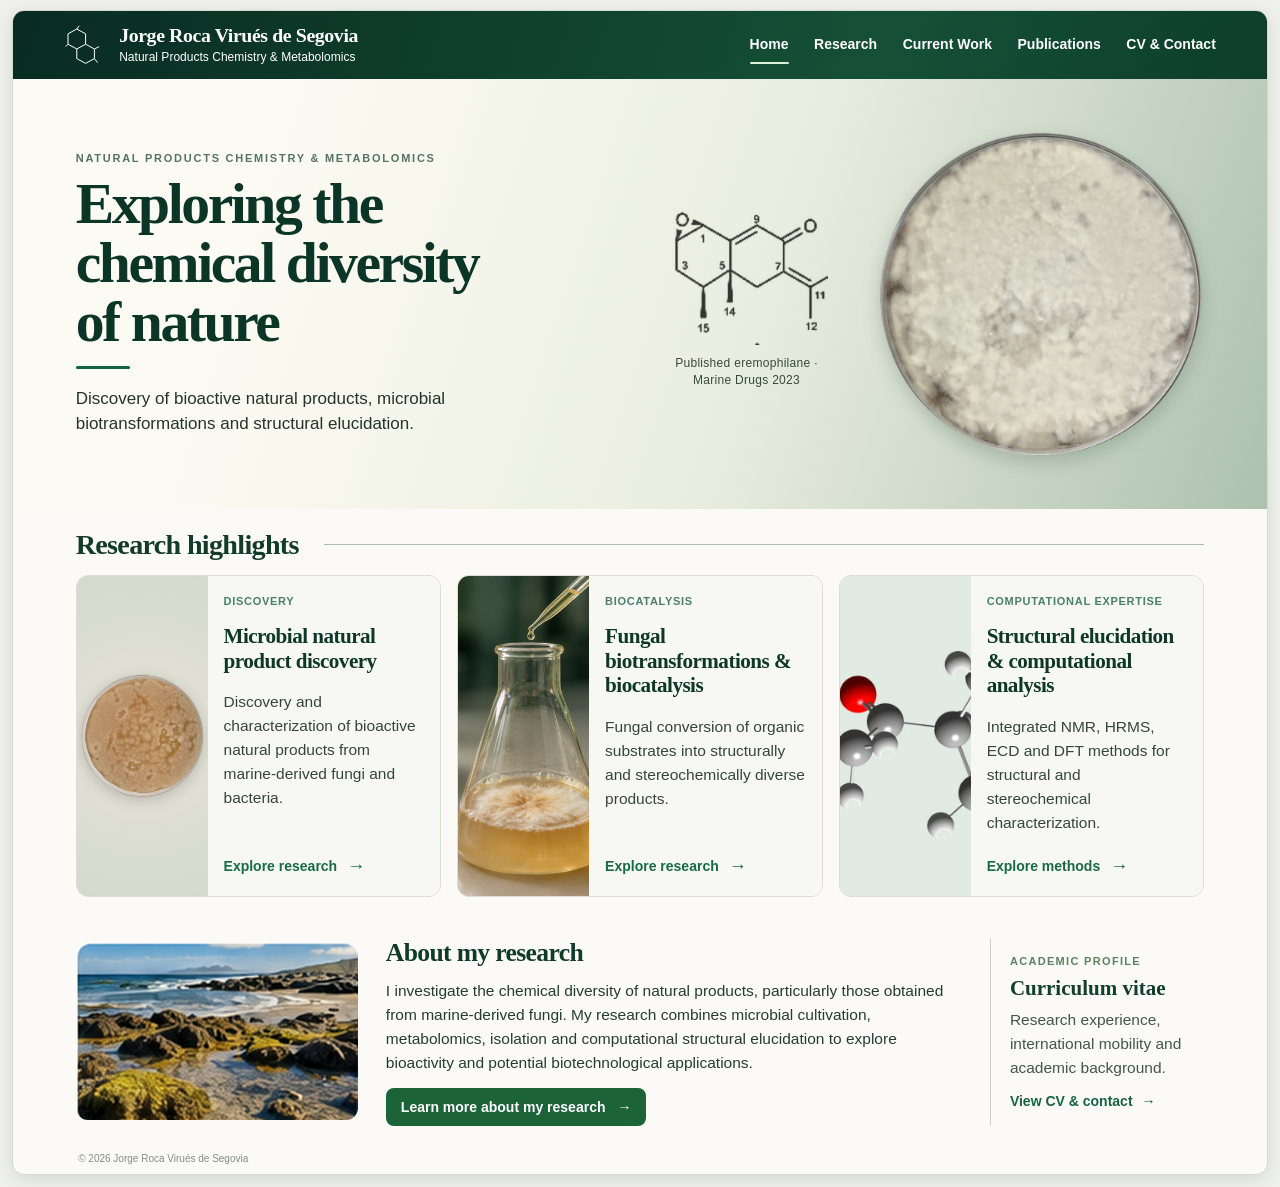
<file: index.html>
<!DOCTYPE html>

<html lang="en"><head><meta charset="utf-8"/><meta content="width=device-width,initial-scale=1" name="viewport"/><meta content="Jorge Roca Virués de Segovia — natural products chemistry, fungal metabolomics, biotransformations, and computational structural elucidation." name="description"/><meta content="#103a2d" name="theme-color"/><title>Jorge Roca Virués de Segovia | Natural Products Chemistry &amp; Metabolomics</title><link href="assets/img/favicon.svg" rel="icon" type="image/svg+xml"/><link href="assets/style.css" rel="stylesheet"/><link rel="stylesheet" href="assets/layout.css"/>
</head><body><a class="skip-link" href="#main">Skip to content</a><div class="site-frame"><header class="site-header"><div class="header-inner"><a aria-label="Go to homepage" class="brand" href="#home"><svg aria-hidden="true" class="brand-symbol" fill="none" stroke="currentColor" stroke-width="1.25" viewbox="0 0 50 50"><path d="M16 5 27 11v13l-11 6L5 24V11Zm11 19 11 6v12l-11 6-11-6V30"></path><path d="m16 5 3-4M5 24l-3 3m36 3 6-3m-6 15 4 5"></path></svg><span class="brand-copy"><strong>Jorge Roca Virués de Segovia</strong><small>Natural Products Chemistry &amp; Metabolomics</small></span></a><button class="menu-toggle" type="button" aria-controls="portfolio-nav" aria-expanded="false" hidden>Menu <span aria-hidden="true">☰</span></button><nav aria-label="Main navigation" class="main-nav" id="portfolio-nav"><a aria-current="page" data-nav="home" href="#home">Home</a><a data-nav="research" href="#research">Research</a><a data-nav="work" href="#work">Current Work</a><a data-nav="publications" href="#publications">Publications</a><a data-nav="cv" href="#cv">CV &amp; Contact</a></nav></div></header><main tabindex="-1" class="main-stage" id="main"><section aria-label="Home" class="view view-home is-active" data-view="home" id="view-home">
<div class="home-hero-v5">
<div class="hero-glow-v5"></div>
<div class="hero-copy-v5">
<div class="eyebrow-v5">NATURAL PRODUCTS CHEMISTRY &amp; METABOLOMICS</div>
<h1>Exploring the <span class="hero-phrase">chemical diversity</span> of nature</h1>
<span class="green-rule"></span>
<p>Discovery of bioactive natural products, microbial biotransformations and structural elucidation.</p>
</div>
<div class="hero-photo-v5"><img alt="Real culture of Purpureocillium lilacinum BC17-2 photographed by the researcher" src="assets/img/purpureocillium-plate.png"/></div>
<div class="hero-molecule-v5"><img alt="Chemical structure of eremophilane 1, published in Marine Drugs (2023)" src="assets/img/published-eremophilane-1.png"/><span>Published eremophilane · Marine Drugs 2023</span></div>
</div>
<div class="home-research-v5">
<div class="section-heading-v5"><h2>Research highlights</h2><span></span></div>
<div class="home-highlight-grid-v5">
<a class="home-highlight-v5" href="natural-products.html">
<div class="home-highlight-image-v5 plate-feature-v5"><img alt="Real culture of Emericellopsis maritima BC17" src="assets/img/emericellopsis-plate.png"/></div>
<div class="home-highlight-text-v5"><span class="home-highlight-kicker-v5">DISCOVERY</span><h3>Microbial natural product discovery</h3><p>Discovery and characterization of bioactive natural products from marine-derived fungi and bacteria.</p><span class="read-more-v5">Explore research <span aria-hidden="true">→</span></span></div>
</a>
<a class="home-highlight-v5" href="biotransformations.html">
<div class="home-highlight-image-v5"><img alt="Illustrative photograph of a fungal cultivation flask with a pipette, used to represent microbial biotransformations." src="assets/img/feeding-flask-original.png"/></div>
<div class="home-highlight-text-v5"><span class="home-highlight-kicker-v5">BIOCATALYSIS</span><h3>Fungal biotransformations &amp; biocatalysis</h3><p>Fungal conversion of organic substrates into structurally and stereochemically diverse products.</p><span class="read-more-v5">Explore research <span aria-hidden="true">→</span></span></div>
</a>
<a class="home-highlight-v5" href="structural-elucidation.html">
<div class="home-highlight-image-v5"><img alt="Three-dimensional representation of compound 10 supplied by the researcher." src="assets/img/compound-10-research-wide.jpg"/></div>
<div class="home-highlight-text-v5"><span class="home-highlight-kicker-v5">COMPUTATIONAL EXPERTISE</span><h3>Structural elucidation &amp; computational analysis</h3><p>Integrated NMR, HRMS, ECD and DFT methods for structural and stereochemical characterization.</p><span class="read-more-v5">Explore methods <span aria-hidden="true">→</span></span></div>
</a>
</div>
</div>
<div class="home-bottom-v5">
<img alt="Coastal marine habitat" class="coastal-v5" src="assets/img/reference-coastal-detail.jpg"/>
<div class="home-about-v5"><h2>About my research</h2>
<p>I investigate the chemical diversity of natural products, particularly those obtained from marine-derived fungi. My research combines microbial cultivation, metabolomics, isolation and computational structural elucidation to explore bioactivity and potential biotechnological applications.</p>
<button class="primary-button-v5" data-view-go="research" type="button">Learn more about my research <span aria-hidden="true">→</span></button>
</div>
<aside class="home-cv-v5"><span class="home-cv-label-v5">ACADEMIC PROFILE</span><div aria-hidden="true" class="cv-icon-v5">▤</div><h3>Curriculum vitae</h3><p>Research experience, international mobility and academic background.</p><button class="cv-link-v5" data-view-go="cv" type="button">View CV &amp; contact <span aria-hidden="true">→</span></button></aside>
</div>
</section><section aria-label="Research" class="view view-research" data-view="research" id="view-research">
<div class="r14-page">
<header class="r14-hero">
<div class="r14-hero-copy">
<div class="r14-eyebrow">SCIENTIFIC RESEARCH</div>
<h1>Research</h1>
<span class="green-rule"></span>
<p>My research is organised into three complementary areas: microbial natural product discovery, fungal biotransformations and biocatalysis, and experimental and computational structural elucidation.</p>
</div>
<div aria-hidden="true" class="r14-hero-art"><img alt="" src="assets/img/purpureocillium-plate.png"/></div>
</header>
<div class="r14-main">
<div class="r14-intro"><div><span class="r14-overline">RESEARCH AREAS</span><h2>From microbial chemistry to molecular structure</h2></div><p>Explore the three areas below. Each links to its own page, where selected publications, verified experimental results and original scientific figures can be presented in detail. Structural elucidation also serves as a cross-cutting methodology.</p></div>
<article class="r14-area r14-area-one">
<div class="r14-area-media r14-micro-visual">
<img alt="Actual culture of Emericellopsis maritima BC17" class="r14-plate" src="assets/img/emericellopsis-plate.png"/>
<div class="r14-micro-caption"><span>01 / MICROBIAL METABOLITES</span><strong>Marine-derived fungal cultures</strong></div>
</div>
<div class="r14-area-copy">
<div class="r14-area-heading"><span>RESEARCH LINE 01</span><span class="r14-small-no">01</span></div>
<h3>Microbial natural<br/>product discovery</h3>
<p>Exploring the secondary metabolism of marine-derived fungi and bacteria to identify, isolate and characterise chemically diverse natural products. Culture-based strategies, including OSMAC, help reveal the chemical potential of microbial strains under different growth conditions.</p>
<p>The workflow combines LC-HRMS/MS profiling, molecular networking, chromatographic fractionation and bioactivity assays to prioritise complex extracts. Structural and spectroscopic analysis then supports the characterisation of isolated compounds, connecting microbial metabolism to experimentally supported chemical information.</p>
<div class="r14-evidence"><b>SELECTED PUBLICATIONS</b><a href="https://doi.org/10.3390/md21120634" rel="noopener noreferrer" target="_blank">Marine Drugs · 2023</a><span>·</span><a href="https://doi.org/10.3389/fmars.2024.1386175" rel="noopener noreferrer" target="_blank">Frontiers in Marine Science · 2024</a><span>·</span><a href="https://doi.org/10.3390/molecules27196355" rel="noopener noreferrer" target="_blank">Molecules · 2022</a></div>
<a class="r14-open" href="natural-products.html"><span>Explore studies &amp; results</span><span aria-hidden="true">↗</span></a>
</div>
</article>
<article class="r14-area r14-area-two">
<div class="r14-area-copy">
<div class="r14-area-heading"><span>RESEARCH LINE 02</span><span class="r14-small-no">02</span></div>
<h3>Fungal biotransformations<br/>&amp; biocatalysis</h3>
<p>Investigating the ability of marine-derived fungi to catalyse chemical transformations of organic substrates. These biological systems offer complementary approaches to conventional synthesis, including chemo- and stereoselective conversions.</p>
<p>Biotransformation studies integrate substrate feeding, fungal fermentation, product isolation and spectroscopic analysis. The resulting products can be characterised stereochemically and evaluated for biological activity.</p>
<div class="r14-evidence"><b>SELECTED PUBLICATIONS</b><a href="https://doi.org/10.3390/ijms26030908" rel="noopener noreferrer" target="_blank">Int. J. Mol. Sci. · 2025</a><span>·</span><a href="https://doi.org/10.3390/jmse13081386" rel="noopener noreferrer" target="_blank">J. Mar. Sci. Eng. · 2025</a><span>·</span><a href="https://doi.org/10.3389/fmicb.2023.1125639" rel="noopener noreferrer" target="_blank">Frontiers in Microbiology · 2023</a></div>
<a class="r14-open" href="biotransformations.html"><span>Explore studies &amp; results</span><span aria-hidden="true">↗</span></a>
</div>
<div class="r14-area-media r14-flask-visual"><img alt="Conceptual laboratory illustration of fungal fermentation in an Erlenmeyer flask" src="assets/img/feeding-flask-original.png"/><div class="r14-media-credit">Illustrative research image · fungal fermentation</div></div>
</article>
<article class="r14-area r14-area-three">
<div class="r14-area-media r14-model-visual"><img alt="Researcher-provided three-dimensional molecular representation of compound 10" src="assets/img/compound-10-research-wide.jpg"/><div class="r14-model-label"><span>COMPUTATIONAL METHODS</span><strong>Stereochemical assignment</strong></div></div>
<div class="r14-area-copy">
<div class="r14-area-heading"><span>INTEGRATIVE METHODOLOGY</span><span class="r14-small-no">03</span></div>
<h3>Structural elucidation<br/>&amp; computational analysis</h3>
<p>A methodological expertise that supports both discovery and biotransformation studies. Experimental NMR, HRMS, ECD and optical rotation provide complementary evidence for the constitution and three-dimensional arrangement of complex organic molecules.</p>
<p>Conformational analysis and quantum-chemical calculations, including theoretical NMR and ECD, are combined with experimental observations to investigate relative and absolute stereochemistry. This expertise also contributes to collaborative structure-focused research.</p>
<div class="r14-evidence"><b>SELECTED PUBLICATIONS</b><a href="https://doi.org/10.3390/jmse13081386" rel="noopener noreferrer" target="_blank">J. Mar. Sci. Eng. · 2025</a><span>·</span><a href="https://doi.org/10.1021/acs.jnatprod.5c00118" rel="noopener noreferrer" target="_blank">J. Nat. Prod. · 2025</a></div>
<a class="r14-open" href="structural-elucidation.html"><span>Explore methodologies &amp; case studies</span><span aria-hidden="true">↗</span></a>
</div>
</article>
<div class="r14-approach">
<div><span class="r14-overline">INTEGRATED APPROACH</span><h2>Connecting discovery, experiments and analysis</h2></div>
<div class="r14-approach-grid"><div><strong>01</strong><span>Culture design<br/>&amp; fermentation</span></div><div><strong>02</strong><span>LC-HRMS/MS<br/>&amp; metabolomics</span></div><div><strong>03</strong><span>Chromatographic<br/>isolation</span></div><div><strong>04</strong><span>Spectroscopy<br/>&amp; computational work</span></div><div><strong>05</strong><span>Biological<br/>evaluation</span></div></div>
</div>
</div>
</div>
</section><section aria-label="Current work" class="view view-work" data-view="work" id="view-work">
<div class="cw22">
<header class="cw22-hero">
<div class="cw22-hero-copy">
<div class="cw22-kicker">ONGOING RESEARCH · UNIVERSITY OF CÁDIZ</div>
<h1>Current Work</h1>
<span class="green-rule"></span>
<p>My ongoing research spans three complementary activities: investigating the secondary metabolism of fungi associated with grapevine trunk diseases, reviewing the contribution of feature-based molecular networking to fungal natural product discovery, and comparing the metabolomic profiles of <i>Botrytis cinerea</i> under different cultivation conditions.</p>
</div>
<aside class="cw22-project-spotlight">
<span class="cw22-project-label"><span class="cw22-dot"></span> ACTIVE RESEARCH PROJECT</span>
<h2>METAFUNVID</h2>
<p>Study of the secondary metabolism of fungi causing grapevine trunk diseases and development of new strategies for their control.</p>
<div class="cw22-spotlight-bottom">FEDER-UCA-2024-A2-57 <span>2025–2027</span></div>
</aside>
</header>
<div class="cw22-container">
<div class="cw22-lead-grid">
<article class="cw22-intro-article">
<span class="cw22-overline">RESEARCH CONTEXT</span>
<h2>From fungal metabolism to the chemistry of grapevine diseases</h2>
<p>Grapevine trunk diseases constitute a complex phytopathological problem involving fungi capable of colonising woody tissues. Understanding the chemistry associated with these organisms can provide insight into their secondary metabolism and help identify metabolites worthy of further investigation.</p>
<p>Within <strong>METAFUNVID</strong>, my contribution focuses on the chemical and analytical side of this challenge: exploring fungal metabolic profiles, examining complex extracts and supporting the structural characterisation of relevant compounds. This work connects natural products chemistry with phytopathology, without presupposing the identity, biological role or activity of metabolites that are still under study.</p>
</article>
<aside class="cw22-questions">
<span class="cw22-overline">CURRENT SCIENTIFIC QUESTIONS</span>
<div class="cw22-question"><span>01</span><p>Which chemical families are represented in the secondary metabolism of the studied fungi?</p></div>
<div class="cw22-question"><span>02</span><p>How can analytical and molecular-networking data guide the prioritisation of metabolites for isolation?</p></div>
<div class="cw22-question"><span>03</span><p>How can rigorous structural characterisation support the interpretation of their possible biological relevance?</p></div>
</aside>
</div>
<section aria-labelledby="cw22-workflow-title" class="cw22-workflow-section">
<div class="cw22-section-heading"><div><span class="cw22-overline">ONGOING SCIENTIFIC APPROACH</span><h2 id="cw22-workflow-title">A research workflow guided by chemical evidence</h2></div><p>A representative analytical framework. Individual steps depend on the samples and the experimental questions.</p></div>
<div class="cw22-workflow">
<div class="cw22-phase">
<span class="cw22-phase-index">01</span>
<div class="cw22-phase-icon"><svg aria-hidden="true" fill="none" viewbox="0 0 64 64"><path d="M17 16h30M22 16v10l-7 16a8 8 0 0 0 7.6 11h18.8A8 8 0 0 0 49 42l-7-16V16"></path><path d="M19 40c8-3 19 7 26 0"></path><circle cx="25" cy="45" r="2"></circle><circle cx="36" cy="46" r="2"></circle><circle cx="31" cy="35" r="1.8"></circle></svg></div>
<h3>Fungal samples<br/>&amp; extracts</h3>
<p>Preparation and chemical examination of fungal material and extracts.</p>
</div>
<div class="cw22-phase">
<span class="cw22-phase-index">02</span>
<div class="cw22-phase-icon"><svg aria-hidden="true" fill="none" viewbox="0 0 64 64"><path d="M7 52h50M11 12v40M14 45l7-9 6 6 7-24 8 28 8-17 8 18"></path><path d="M17 9h35" stroke-dasharray="3 4"></path></svg></div>
<h3>LC-HRMS/MS<br/>profiling</h3>
<p>Metabolomic fingerprints, MS/MS information and data-quality assessment.</p>
</div>
<div class="cw22-phase">
<span class="cw22-phase-index">03</span>
<div class="cw22-phase-icon"><svg aria-hidden="true" fill="none" viewbox="0 0 64 64"><circle cx="15" cy="28" r="5"></circle><circle cx="33" cy="15" r="6"></circle><circle cx="47" cy="29" r="7"></circle><circle cx="30" cy="46" r="5"></circle><path d="M20 26l7-7m12 1 4 4M20 31l7 12m8 0 8-8m-10-14-3 19"></path></svg></div>
<h3>Metabolite<br/>prioritisation</h3>
<p>Feature-based molecular networking and selection of informative signals.</p>
</div>
<div class="cw22-phase">
<span class="cw22-phase-index">04</span>
<div class="cw22-phase-icon"><svg aria-hidden="true" fill="none" viewbox="0 0 64 64"><path d="M12 16h40M15 16v28c0 8 34 8 34 0V16M15 29h34M19 37c9 4 18-4 26 0"></path><path d="M25 54h14M32 48v6"></path></svg></div>
<h3>Isolation &amp;<br/>structure analysis</h3>
<p>Chromatography, NMR, HRMS and ECD/DFT when needed for stereochemistry.</p>
</div>
</div>
</section>
<section aria-labelledby="cw23-parallel-heading" class="cw23-parallel">
<div class="cw22-section-heading">
<div><span class="cw22-overline">PARALLEL RESEARCH DIRECTIONS</span><h2 id="cw23-parallel-heading">Complementary studies in progress</h2></div>
<p>Ongoing analytical work and evidence synthesis; unpublished findings are not presented as established results.</p>
</div>
<div class="cw23-studies">
<article class="cw23-study">
<span class="cw23-study-no">02 / SCIENTIFIC REVIEW</span>
<h3>Feature-based molecular networking in fungal natural product discovery</h3>
<p>A literature-based assessment of how feature-based molecular networking (FBMN), LC-HRMS/MS and complementary annotation tools contribute to the discovery, dereplication and prioritisation of fungal natural products.</p>
<p>The review examines representative published workflows, the strength of metabolite annotations and the opportunities and limitations of molecular networking as a discovery strategy. Annotation is distinguished from definitive structure elucidation.</p>
<div class="cw23-methods">Literature analysis <span>·</span> FBMN <span>·</span> Fungal metabolites</div>
</article>
<article class="cw23-study">
<span class="cw23-study-no">03 / COMPARATIVE METABOLOMICS</span>
<h3><em>Botrytis cinerea</em>: metabolic profiles across cultivation conditions</h3>
<p>Collaborative research exploring how cultivation conditions influence the detectable metabolomic profiles of the phytopathogenic fungus <em>Botrytis cinerea</em>, using mass-spectrometry-based analysis and molecular networking.</p>
<p>The objective is to compare chemical features across conditions and identify patterns worth further investigation. Specific compounds, biological activities and experimental conclusions remain unpublished and are not claimed here.</p>
<div class="cw23-methods">Culture-condition comparison <span>·</span> LC-HRMS/MS <span>·</span> FBMN</div>
</article>
</div>
</section><section aria-label="Manuscripts in development" class="cw23-manuscripts">
<div class="cw23-manuscripts-title">
<span class="cw22-overline">SCIENTIFIC OUTPUTS IN DEVELOPMENT</span>
<h2>Three publication-oriented research strands</h2>
</div>
<p>These ongoing directions are expected to inform three scientific articles: research on phytopathogenic fungal metabolites, comparative metabolomics of <em>Botrytis cinerea</em>, and a review of FBMN in fungal natural product discovery. Article titles, submission status, results and publication dates have not yet been announced.</p>
</section>
</div>
</div>
</section><section aria-label="Publications" class="view view-publications view-publications-v24" data-view="publications" id="view-publications">
<div class="standard-intro"><h1>Publications</h1><span class="green-rule"></span></div>
<div class="pub-intro">7 peer-reviewed papers · 6 as first author</div>

<div class="publications-compact publications-complete">
<div class="pub-year"><span>2025</span></div><article class="paper-entry">
<span aria-label="Journal-style visual for Journal of Natural Products; not an official cover" class="journal-id journal-cover" style="--journal-color:#184f40"><img alt="Illustrative marine research image, not the official ACS issue cover" class="cover-article-art" loading="lazy" src="assets/img/reference-coastal-detail.jpg"><span class="cover-masthead">Journal of Natural Products</span><span class="cover-kind">Marine chemistry</span><small class="cover-issue">VOL. 88 · ISSUE 5</small></span>
<div class="paper-heading"><span class="pub-journal">J. Nat. Prod. · 2025 · VOL. 88 · ISSUE 5</span><h2><a href="https://doi.org/10.1021/acs.jnatprod.5c00118">Contignasterines, Anti-Inflammatory 2-Aminoimidazole Steroids from the Sponge <i>Neopetrosia</i> cf. <i>rava</i> Collected in the Bismarck Sea</a></h2></div>
<div class="paper-body"><p>This collaborative study examined a Bismarck Sea specimen of the sponge <i>Neopetrosia</i> cf. <i>rava</i>, yielding two new steroids, contignasterines A and B, alongside the previously known contignasterol. Their structural characterization revealed unusual oxidized steroid frameworks bearing a 2-aminoimidazole substituent; contignasterine A also contains a distinctive phosphate group. In cellular experiments using stimulated macrophages, the three compounds reduced the production of pro-inflammatory mediators, including nitric oxide and reactive oxygen species. The two new steroids differ at the C/D ring junction. Contignasterine A gave a negative Cotton effect at 302 nm, consistent with a <i>cis</i> junction. The positive signal at 289 nm for contignasterine B supported a <i>trans</i> junction.</p>
<details class="paper-authors"><summary>Authors (11)</summary><span aria-label="Authors in publication order" class="pub-authors"><span>Juan Ortega-Vidal</span>, <span>Maggie M. Reddy</span>, <span>Nadia Pérez-Fuentes</span>, <span>Rebeca Alvariño</span>, <span>Svenja Burth</span>, <span>Amparo Alfonso</span>, <span>Carmen Vale</span>, <strong class="own-author">Jorge R. Virués-Segovia</strong>, <span>Augustine Mungkaje</span>, <span>Luis M. Botana</span>, <span>Olivier P. Thomas</span></span></details>
<div class="paper-meta"><span class="pub-badges"><span class="paper-pill">International collaboration</span><span class="open-pill">Open access</span></span><span class="pub-metric" data-doi="10.1021/acs.jnatprod.5c00118" title="Cited-by count from Crossref, updated when connected to the internet"><span class="citation-dot">↗</span><span class="citation-count">Citations: checking…</span></span></div>
<a class="paper-source" href="https://doi.org/10.1021/acs.jnatprod.5c00118">Read the paper <span aria-hidden="true">↗</span></a></div>
</article><article class="paper-entry">
<span aria-label="Journal-style visual for Journal of Marine Science and Engineering; not an official cover" class="journal-id journal-cover" style="--journal-color:#185866"><img alt="Original data-based visual of stereoselective biotransformations, not the official cover" class="cover-article-art" loading="lazy" src="assets/img/figures/enantioselectivity-jmse2025-redrawn.svg"><span class="cover-masthead">Journal of Marine Science and Engineering</span><span class="cover-kind">Stereochemistry</span><small class="cover-issue">VOL. 13 · ISSUE 8</small><img alt="Portada del número de Journal of Marine Science and Engineering donde se publicó este artículo" class="official-cover" loading="lazy" onerror="this.remove()" referrerpolicy="no-referrer" src="https://www.mdpi.com/files/uploaded/covers/jmse/big_cover-jmse-v13-i8.png"></span>
<div class="paper-heading"><span class="pub-journal">J. Mar. Sci. Eng. · 2025 · VOL. 13 · ISSUE 8</span><h2><a href="https://doi.org/10.3390/jmse13081386">Stereochemical Characterization of Optically Active Indane and Phenylpropyl Derivatives Obtained Through Biotransformation by the Marine-Derived Fungi <i>Emericellopsis maritima</i> BC17 and <i>Purpureocillium lilacinum</i> BC17-2</a></h2></div>
<div class="paper-body"><p>Marine-derived <i>Emericellopsis maritima</i> BC17 and <i>Purpureocillium lilacinum</i> BC17-2 were investigated as biocatalysts for indene, indanone and phenylpropyl substrates, yielding 16 previously known derivatives. Oxidation, reduction and hydrolysis generated several optically active products, with particularly noteworthy stereoselectivity for <i>P. lilacinum</i>. Electronic circular dichroism (ECD) and optical rotatory dispersion (ORD) calculations supported absolute-configuration assignments, including that of an enantiomerically pure indane diol relevant to organic synthesis. Selected compounds were also tested against the phytopathogen <i>Botrytis cinerea</i>, but showed no significant inhibition under the conditions examined. For the chlorinated indanediol <i>anti</i>-7a, chiral chromatography gave 85.1% enantiomeric excess and more than 99% diastereomeric excess. Calculated optical rotatory dispersion supported the (1<i>R</i>,2<i>R</i>) assignment.</p>
<details class="paper-authors"><summary>Authors (8)</summary><span aria-label="Authors in publication order" class="pub-authors"><strong class="own-author">Jorge R. Virués-Segovia</strong>, <span>Salvador Muñoz-Mira</span>, <span>Nuria Cabrera-Gómez</span>, <span>Marta Pacheco</span>, <span>María Gómez-Marín</span>, <span>Javier Moraga</span>, <span>Rosa Durán-Patrón</span>, <span>Josefina Aleu</span></span></details>
<div class="paper-meta"><span class="pub-badges"><span class="paper-pill">First author</span><span class="open-pill">Open access</span></span><span class="pub-metric" data-doi="10.3390/jmse13081386" title="Cited-by count from Crossref, updated when connected to the internet"><span class="citation-dot">↗</span><span class="citation-count">Citations: checking…</span></span></div>
<a class="paper-source" href="https://doi.org/10.3390/jmse13081386">Read the paper <span aria-hidden="true">↗</span></a></div>
</article><article class="paper-entry">
<span aria-label="Journal-style visual for International Journal of Molecular Sciences; not an official cover" class="journal-id journal-cover" style="--journal-color:#2b626c"><img alt="Figure from the associated 2025 IJMS article, not the official issue cover" class="cover-article-art" loading="lazy" src="assets/img/figures/biotransformation-ijms-2025.jpg"><span class="cover-masthead">International Journal of Molecular Sciences</span><span class="cover-kind">Biotransformations</span><small class="cover-issue">VOL. 26 · ISSUE 3</small><img alt="Portada del número de International Journal of Molecular Sciences donde se publicó este artículo" class="official-cover" loading="lazy" onerror="this.remove()" referrerpolicy="no-referrer" src="https://www.mdpi.com/files/uploaded/covers/ijms/big_cover-ijms-v26-i3.png"></span>
<div class="paper-heading"><span class="pub-journal">Int. J. Mol. Sci. · 2025 · VOL. 26 · ISSUE 3</span><h2><a href="https://doi.org/10.3390/ijms26030908">Biotransformation of Thiochroman Derivatives Using Marine-Derived Fungi: Isolation, Characterization, and Antimicrobial Activity</a></h2></div>
<div class="paper-body"><p>The biocatalytic potential of two Bay of Cádiz marine-derived fungi was explored using thiochroman-4-ol and its chlorinated analogue as substrates. Their fermentations yielded ten known derivatives and a previously undescribed ring-opened diol produced by <i>Purpureocillium lilacinum</i> BC17-2. Spectroscopic analyses, chiral chromatography and stereochemical approaches including ECD and Mosher-type derivatization helped distinguish sulfoxide and sulfone products and their configurations. The fungi displayed contrasting stereoselectivities, illustrating how the choice of microbial catalyst affects the product profile. The compounds tested did not exhibit significant antimicrobial activity against the selected human pathogens.</p>
<details class="paper-authors"><summary>Authors (9)</summary><span aria-label="Authors in publication order" class="pub-authors"><strong class="own-author">Jorge R. Virués-Segovia</strong>, <span>Cristina Pinedo-Rivilla</span>, <span>Salvador Muñoz-Mira</span>, <span>Matilde Ansino</span>, <span>Victoria E. González-Rodríguez</span>, <span>Abdellah Ezzanad</span>, <span>Fátima Galán-Sánchez</span>, <span>Rosa Durán-Patrón</span>, <span>Josefina Aleu</span></span></details>
<div class="paper-meta"><span class="pub-badges"><span class="paper-pill">First author</span><span class="open-pill">Open access</span></span><span class="pub-metric" data-doi="10.3390/ijms26030908" title="Cited-by count from Crossref, updated when connected to the internet"><span class="citation-dot">↗</span><span class="citation-count">Citations: checking…</span></span></div>
<a class="paper-source" href="https://doi.org/10.3390/ijms26030908">Read the paper <span aria-hidden="true">↗</span></a></div>
</article><div class="pub-year"><span>2024</span></div><article class="paper-entry">
<span aria-label="Journal-style visual for Frontiers in Marine Science; not an official cover" class="journal-id journal-cover" style="--journal-color:#194b66"><img alt="Scientific figure from the associated Frontiers in Marine Science article, not a journal cover" class="cover-article-art" loading="lazy" src="assets/img/figures/eremophilanes-frontiers-2024.jpg"><span class="cover-masthead">Frontiers in Marine Science</span><span class="cover-kind">Marine fungal metabolites</span><small class="cover-issue">VOL. 11</small></span>
<div class="paper-heading"><span class="pub-journal">Front. Mar. Sci. · 2024 · VOL. 11</span><h2><a href="https://doi.org/10.3389/fmars.2024.1386175">Discovery of New Eremophilanes from the Marine-Derived Fungus <i>Emericellopsis maritima</i> BC17 by Culture Conditions Changes: Evaluation of Cytotoxic and Antimicrobial Activities</a></h2></div>
<div class="paper-body"><p>This work extended the chemical investigation of <i>Emericellopsis maritima</i> BC17 from solid to liquid cultivation using an OSMAC strategy. Growth in Czapek-Dox and potato dextrose broth afforded three new eremophilane sesquiterpenes and 14 known derivatives, with the new compounds specifically recovered from Czapek-Dox cultures. Their structures and stereochemistry were established using NMR, high-resolution mass spectrometry and ECD. Biological assays identified PR toxin 3-deacetyl as cytotoxic toward five human cancer cell lines (IC₅₀ 2.5–14.7 µM), while selective antibacterial activity was observed only at a high tested concentration. One of the three new eremophilanes, 4-<i>epi</i>isopetasone, belonged to a different stereochemical series from those previously isolated from this strain. Experimental and calculated ECD supported the 4<i>S</i>,5<i>R</i> assignment.</p>
<details class="paper-authors"><summary>Authors (9)</summary><span aria-label="Authors in publication order" class="pub-authors"><strong class="own-author">Jorge R. Virués-Segovia</strong>, <span>Cristina Pinedo</span>, <span>David Zorrilla</span>, <span>Jesús Sánchez-Márquez</span>, <span>Pilar Sánchez</span>, <span>María C. Ramos</span>, <span>Mercedes de la Cruz</span>, <span>Josefina Aleu</span>, <span>Rosa Durán-Patrón</span></span></details>
<div class="paper-meta"><span class="pub-badges"><span class="paper-pill">First author</span><span class="open-pill">Open access</span></span><span class="pub-metric" data-doi="10.3389/fmars.2024.1386175" title="Cited-by count from Crossref, updated when connected to the internet"><span class="citation-dot">↗</span><span class="citation-count">Citations: checking…</span></span></div>
<a class="paper-source" href="https://doi.org/10.3389/fmars.2024.1386175">Read the paper <span aria-hidden="true">↗</span></a></div>
</article><div class="pub-year"><span>2023</span></div><article class="paper-entry">
<span aria-label="Journal-style visual for Marine Drugs; not an official cover" class="journal-id journal-cover" style="--journal-color:#315a42"><img alt="Scientific illustration from the associated Marine Drugs article, not the official issue cover" class="cover-article-art" loading="lazy" src="assets/img/figures/eremophilanes-marine-drugs-2023.jpg"><span class="cover-masthead">Marine Drugs</span><span class="cover-kind">Natural products</span><small class="cover-issue">VOL. 21 · ISSUE 12</small><img alt="Portada del número de Marine Drugs donde se publicó este artículo" class="official-cover" loading="lazy" onerror="this.remove()" referrerpolicy="no-referrer" src="https://www.mdpi.com/files/uploaded/covers/md/big_cover-md-v21-i12.png"></span>
<div class="paper-heading"><span class="pub-journal">Mar. Drugs · 2023 · VOL. 21 · ISSUE 12</span><h2><a href="https://doi.org/10.3390/md21120634">New Eremophilane-Type Sesquiterpenes from the Marine Sediment-Derived Fungus <i>Emericellopsis maritima</i> BC17 and Their Cytotoxic and Antimicrobial Activities</a></h2></div>
<div class="paper-body"><p>Marine sediment from the Bay of Cádiz provided the fungal isolate <i>Emericellopsis maritima</i> BC17, whose secondary metabolism was explored across different solid media using OSMAC cultivation. Bioassay-guided isolation and spectroscopic characterization revealed four new eremophilane sesquiterpenes, 13 known eremophilane derivatives and two known diketopiperazines. NMR, HRMS and ECD-based analysis contributed to the structural and stereochemical assignments. Among the tested metabolites, PR toxin showed cytotoxic effects against five human cancer cell lines (IC₅₀ 3.75–33.44 µM); (+)-aristolochene also displayed selective antifungal activity, albeit at a relatively high concentration. The results established this marine strain as a chemically productive fungal source.</p>
<details class="paper-authors"><summary>Authors (11)</summary><span aria-label="Authors in publication order" class="pub-authors"><strong class="own-author">Jorge R. Virués-Segovia</strong>, <span>Carlos Millán</span>, <span>Cristina Pinedo</span>, <span>Victoria E. González-Rodríguez</span>, <span>Sokratis Papaspyrou</span>, <span>David Zorrilla</span>, <span>Thomas A. Mackenzie</span>, <span>María C. Ramos</span>, <span>Mercedes de la Cruz</span>, <span>Josefina Aleu</span>, <span>Rosa Durán-Patrón</span></span></details>
<div class="paper-meta"><span class="pub-badges"><span class="paper-pill">First author</span><span class="open-pill">Open access</span></span><span class="pub-metric" data-doi="10.3390/md21120634" title="Cited-by count from Crossref, updated when connected to the internet"><span class="citation-dot">↗</span><span class="citation-count">Citations: checking…</span></span></div>
<a class="paper-source" href="https://doi.org/10.3390/md21120634">Read the paper <span aria-hidden="true">↗</span></a></div>
</article><article class="paper-entry">
<span aria-label="Journal-style visual for Frontiers in Microbiology; not an official cover" class="journal-id journal-cover" style="--journal-color:#365b54"><img alt="Author-supplied fungal culture image used as illustrative journal artwork, not a journal cover" class="cover-article-art" loading="lazy" src="assets/img/purpureocillium-plate.png"><span class="cover-masthead">Frontiers in Microbiology</span><span class="cover-kind">Fungal biocatalysis</span><small class="cover-issue">VOL. 14</small></span>
<div class="paper-heading"><span class="pub-journal">Front. Microbiol. · 2023 · VOL. 14</span><h2><a href="https://doi.org/10.3389/fmicb.2023.1125639">Marine-Derived Fungi as Biocatalysts</a></h2></div>
<div class="paper-body"><p>This review critically examines the use of marine-derived fungi as biocatalysts for the transformation of natural and synthetic organic molecules, covering literature published through September 2022. The discussion is organized by substrate class and highlights enzymatic transformations including hydroxylation, oxidation, reduction and other structure-selective reactions. It also considers fungal biodegradation of pollutants and the potential role of marine enzymes in more sustainable chemical processes. Rather than reporting new experimental compounds, the article brings together dispersed biotransformation studies and identifies opportunities and knowledge gaps for future biocatalytic applications.</p>
<details class="paper-authors"><summary>Authors (4)</summary><span aria-label="Authors in publication order" class="pub-authors"><strong class="own-author">Jorge R. Virués-Segovia</strong>, <span>Salvador Muñoz-Mira</span>, <span>Rosa Durán-Patrón</span>, <span>Josefina Aleu</span></span></details>
<div class="paper-meta"><span class="pub-badges"><span class="paper-pill">First author</span><span class="open-pill">Open access</span><span class="paper-pill review-pill">Review article</span></span><span class="pub-metric" data-doi="10.3389/fmicb.2023.1125639" title="Cited-by count from Crossref, updated when connected to the internet"><span class="citation-dot">↗</span><span class="citation-count">Citations: checking…</span></span></div>
<a class="paper-source" href="https://doi.org/10.3389/fmicb.2023.1125639">Read the paper <span aria-hidden="true">↗</span></a></div>
</article><div class="pub-year"><span>2022</span></div><article class="paper-entry">
<span aria-label="Journal-style visual for Molecules; not an official cover" class="journal-id journal-cover" style="--journal-color:#315a63"><img alt="Chemical structures from associated Molecules article, not the official issue cover" class="cover-article-art" loading="lazy" src="assets/img/figures/kribbellichelins-A-B-Molecules-2022-Fig2.png"><span class="cover-masthead">Molecules</span><span class="cover-kind">Antibiotic discovery</span><small class="cover-issue">VOL. 27 · ISSUE 19</small><img alt="Portada del número de Molecules donde se publicó este artículo" class="official-cover" loading="lazy" onerror="this.remove()" referrerpolicy="no-referrer" src="https://www.mdpi.com/files/uploaded/covers/molecules/big_cover-molecules-v27-i19.png"></span>
<div class="paper-heading"><span class="pub-journal">Molecules · 2022 · VOL. 27 · ISSUE 19</span><h2><a href="https://doi.org/10.3390/molecules27196355">Kribbellichelins A and B, Two New Antibiotics from <i>Kribbella</i> sp. CA-293567 with Activity against Several Human Pathogens</a></h2></div>
<div class="paper-body"><p>Bioprospecting of saline soils associated with the plant <i>Limonium majus</i> yielded a collection of actinomycetes that was screened under varied cultivation conditions for antimicrobial metabolites. Bioassay-guided purification of active <i>Kribbella</i> sp. CA-293567 extracts led to the discovery of kribbellichelins A and B alongside three known compounds. HRMS/MS, NMR and Marfey’s analysis were used for structure and stereochemical characterization. Both new metabolites inhibited <i>Candida albicans</i> and showed weaker activity against selected Gram-negative bacteria; the study also documented antifungal activity for the known antibiotic sandramycin. These findings illustrate the value of OSMAC and guided isolation in antibiotic discovery.</p>
<details class="paper-authors"><summary>Authors (12)</summary><span aria-label="Authors in publication order" class="pub-authors"><strong class="own-author">Jorge R. Virués-Segovia</strong>, <span>Fernando Reyes</span>, <span>Sandra Ruíz</span>, <span>Jesús Martín</span>, <span>Ignacio Fernández-Pastor</span>, <span>Carlos Justicia</span>, <span>Mercedes de la Cruz</span>, <span>Caridad Díaz</span>, <span>Thomas A. Mackenzie</span>, <span>Olga Genilloud</span>, <span>Ignacio González</span>, <span>José R. Tormo</span></span></details>
<div class="paper-meta"><span class="pub-badges"><span class="paper-pill">First author</span><span class="open-pill">Open access</span></span><span class="pub-metric" data-doi="10.3390/molecules27196355" title="Cited-by count from Crossref, updated when connected to the internet"><span class="citation-dot">↗</span><span class="citation-count">Citations: checking…</span></span></div>
<a class="paper-source" href="https://doi.org/10.3390/molecules27196355">Read the paper <span aria-hidden="true">↗</span></a></div>
</article>
</div><p class="pub-metrics-note">Citation counts: Crossref Cited-by, queried when the page opens online. Coverage differs from Scopus and Google Scholar; unavailable counts are not treated as zero. Counts can change over time.</p></section><section aria-label="CV and contact" class="view view-cv cvv11" data-view="cv" id="view-cv">
<div class="cv11-hero">
<div class="cv11-hero-inner">
<div>
<span class="cv11-eyebrow">ACADEMIC PROFILE</span>
<h1>CV &amp; Contact</h1>
</div>
<p>Natural products chemistry · Microbial metabolomics · Biocatalysis</p>
</div>
</div>
<div class="cv11-content">
<div class="cv13-editorial-grid">
<article class="cv13-narrative cv13-about">
<span class="cv11-eyebrow">PROFESSIONAL PROFILE</span>
<h2>Academic summary</h2>
<figure class="cv27-portrait-frame"><img data-cv-portrait alt="Portrait of Jorge Roca" src="assets/img/jorge-roca-portrait.jpg" width="160" height="160"/></figure>
<p>I am a <strong>postdoctoral researcher with a PhD in Biomolecules and Biomedicine</strong> with an interdisciplinary background in biotechnology, organic chemistry and the study of microbial natural products. My main strength is the ability to connect microbiological, analytical and chemical approaches within a single research workflow, from the preparation and investigation of biological material to the characterisation of complex organic compounds.</p>
<p>My training has given me <strong>hands-on experience across the experimental research process</strong>, including the design and implementation of laboratory experiments, microbial cultivation, extraction and purification, instrumental analysis, interpretation of chemical data and assessment of biological activity. I am particularly interested in questions that require combining experimental evidence with computational tools to resolve chemical structures and stereochemistry.</p>
<p>Alongside laboratory research, I have developed experience in <strong>scientific writing, the communication of results, collaborative project work and university teaching</strong>. I value methodological rigour, reproducibility and the critical integration of different types of data, and I am keen to apply these skills in interdisciplinary academic environments.</p>
</article>
<article class="cv13-narrative cv13-expertise">
<span class="cv11-eyebrow">SCIENTIFIC &amp; TECHNICAL SKILLS</span>
<h2>Research expertise</h2>
<div class="cv13-expertise-group"><h3>Microbial work, biotransformations &amp; bioassays</h3>
<p>Isolation, cultivation and maintenance of <strong>fungi, bacteria and actinobacteria</strong>; solid- and liquid-medium fermentations; fungal biotransformations and selected organic derivatisations, including acetylation, reduction and Mosher ester preparation. Experience in antimicrobial and antifungal assays against clinically relevant microorganisms and phytopathogenic fungi.</p></div>
<div class="cv13-expertise-group"><h3>Isolation, analytical chemistry &amp; structure elucidation</h3>
<p>Extraction, fractionation and chromatographic purification of organic compounds; <strong>HPLC/UHPLC, LC-HRMS/MS and 1D/2D NMR</strong> (400, 500 and 700 MHz), complemented by FT-IR, ECD and optical rotation. Interpretation of spectroscopic and spectrometric datasets for structure and stereochemical assignment.</p></div>
<div class="cv13-expertise-group"><h3>Metabolomics &amp; computational analysis</h3>
<p>Untargeted LC-HRMS/MS metabolomics, data processing and molecular-family analysis using <strong>MZmine and Feature-Based Molecular Networking</strong>. Conformational analysis and quantum-chemical NMR/ECD calculations, with experience using <strong>Gaussian and Python</strong> to support challenging stereochemical assignments.</p></div>
</article>
</div>
<section aria-labelledby="cv13-teaching-title" class="cv13-teaching">
<div class="cv13-teaching-title"><span class="cv11-eyebrow">EDUCATION &amp; KNOWLEDGE TRANSFER</span><h2 id="cv13-teaching-title">Teaching, supervision &amp; scientific communication</h2></div>
<div class="cv13-teaching-copy"><p>I have delivered <strong>150.4 hours of university teaching</strong> at the University of Cádiz across five degree programmes: Biotechnology, Chemistry, Oenology, Industrial Technologies Engineering and Environmental Sciences. My teaching has included <em>Biotechnology in Drug Development</em>, <em>Basic Laboratory Operations</em> and <em>Chemistry</em>, combining practical laboratory instruction with the explanation of scientific concepts to students with different academic backgrounds.</p>
<p>I have <strong>co-supervised two MSc dissertations</strong>, in Medicinal Chemistry and Biotechnology, and participated in scientific outreach and academic communication activities. My pedagogical training covers inclusive university teaching, digital learning resources, Moodle-based assessment and the responsible use of generative AI in teaching. I have also contributed to specialist training on metabolomics and molecular networking within the Eco2Wine doctoral network.</p></div>
</section>
<div class="cv11-heading"><h2>Academic journey</h2><span></span></div>
<div class="cv11-timeline-grid cv13-two-col">
<article class="cv11-mini-card">
<span class="cv11-card-kicker">EDUCATION</span>
<div class="cv11-item"><time>2025</time><div><b>PhD in Biomolecules and Biomedicine</b><small>University of Cádiz · International Mention · <em>cum laude</em></small></div></div>
<div class="cv11-item"><time>2020</time><div><b>MSc in Drug Research</b><small>University of Granada</small></div></div>
<div class="cv11-item"><time>2019</time><div><b>BSc in Biotechnology</b><small>University of Cádiz</small></div></div>
</article>
<article class="cv11-mini-card">
<span class="cv11-card-kicker">RESEARCH APPOINTMENTS</span>
<div class="cv11-item"><time>2025–26</time><div><b>Postdoctoral researcher</b><small>POP FPU 2022 · University of Cádiz</small></div></div>
<div class="cv11-item"><time>2022–25</time><div><b>Predoctoral research fellow</b><small>Competitive FPU 2022 fellowship</small></div></div>
<div class="cv11-item"><time>2020–22</time><div><b>Project-funded researcher</b><small>Organic Chemistry · University of Cádiz</small></div></div>
</article>
</div>
<div class="cv11-heading"><h2>Mobility &amp; scientific collaborations</h2><span></span></div>
<div class="cv11-collab-grid">
<article class="cv11-collab-card">
<div class="cv11-photo cv11-photo-galway">
<img alt="University of Galway Quadrangle, Ireland" loading="lazy" src="https://upload.wikimedia.org/wikipedia/commons/thumb/3/30/Quad_Straight_On.jpg/960px-Quad_Straight_On.jpg"/>
<span class="cv11-photo-label">GALWAY · IRELAND</span>
</div>
<div class="cv11-collab-content"><span class="cv11-collab-tag">INTERNATIONAL MOBILITY · 2024</span><h3>University of Galway</h3><p>Three-month research stay with <strong>Prof. Olivier P. Thomas</strong>, funded by UCA's Own Research Plan and Erasmus+ KA131. Metabolomics, molecular networking and a joint <em>Journal of Natural Products</em> publication.</p></div>
</article>
<article class="cv11-collab-card">
<div class="cv11-photo cv11-photo-medina">
<img alt="Published structures of kribbellichelins A and B from the collaboration with Fundación MEDINA" loading="lazy" src="assets/img/figures/kribbellichelins-A-B-Molecules-2022-Fig2.png"/>
<span class="cv11-photo-label">GRANADA · SPAIN</span>
</div>
<div class="cv11-collab-content"><span class="cv11-collab-tag">RESEARCH COLLABORATION</span><h3>Fundación MEDINA</h3><p>Bacterial natural products and bioassay-guided isolation, contributing to the discovery and first-author publication of <strong>kribbellichelins A and B</strong>.</p></div>
</article>
<article class="cv11-collab-card">
<div class="cv11-photo cv11-photo-hospital">
<img alt="Exterior of Hospital Universitario Puerta del Mar, Cádiz" loading="lazy" src="https://upload.wikimedia.org/wikipedia/commons/thumb/e/ed/Hospital_Puerta_del_Mar%2C_C%C3%A1diz.jpg/960px-Hospital_Puerta_del_Mar%2C_C%C3%A1diz.jpg"/>
<span class="cv11-photo-label">CÁDIZ · SPAIN</span>
</div>
<div class="cv11-collab-content"><span class="cv11-collab-tag">ANTIMICROBIAL EVALUATION</span><h3>Hospital Puerta del Mar</h3><p>Collaborative antimicrobial assays against <strong>clinical microbial isolates</strong> with <strong>Dr Fátima Galán-Sánchez</strong> at Hospital Universitario Puerta del Mar.</p></div>
</article>
</div>
<div class="cv11-bottom-strip">
<div class="cv11-training"><span class="cv11-eyebrow">ACADEMIC DEVELOPMENT</span><h3>Additional training</h3><p><strong>25 specialised and pedagogical courses · 482 certified hours</strong>, including courses in natural-product structure determination by NMR, interpretation of two-dimensional and selective NMR spectra, molecular spectroscopy, bioinformatic analysis of biological sequences, scientific information management and the <strong>100-hour university teaching programme</strong>.</p></div>
<div class="cv11-languages"><span class="cv11-eyebrow">LANGUAGES</span><h3>English &amp; German</h3><p><strong>Cambridge English C1 Advanced</strong> · German A2 course (1 ECTS)</p></div>
</div>
<div class="cv11-contact">
<div class="cv11-contact-head"><div><span class="cv11-eyebrow">GET IN TOUCH</span><h2>Contact &amp; research profiles</h2></div><p>I welcome scientific collaborations and interdisciplinary projects in natural products chemistry, metabolomics and structural elucidation.</p></div>
<div class="cv11-contact-grid">
<a href="mailto:jorge.roca@uca.es"><span class="cv11-contact-icon">✉</span><span><b>Email</b><small>jorge.roca@uca.es</small></span><em>↗</em></a>
<a href="https://orcid.org/0000-0001-8394-0257" rel="noopener noreferrer" target="_blank"><span class="cv11-contact-icon">◎</span><span><b>ORCID</b><small>0000-0001-8394-0257</small></span><em>↗</em></a>
<a href="https://produccioncientifica.uca.es/investigadores/120152/detalle" rel="noopener noreferrer" target="_blank"><span class="cv11-contact-icon">⌂</span><span><b>UCA Research Profile</b><small>Institutional research record</small></span><em>↗</em></a>
</div>
</div>
<div class="cv11-photo-credits">Image credits: University of Galway Quad © M.c.smith1003 (CC BY-SA 4.0) · Hospital Puerta del Mar © Emilio J. Rodríguez Posada (CC BY-SA 4.0) · Kribbellichelin structures: Virués-Segovia et al., <i>Molecules</i> (2022), Fig. 2.</div>
</div>
</section><div class="site-footer"><span>© 2026 Jorge Roca Virués de Segovia</span></div><dialog class="detail-dialog" id="detail-natural"><div class="detail-top"><span>RESEARCH HIGHLIGHT / 01</span><button aria-label="Close detail" class="dialog-close" type="button">×</button></div><h2>Eremophilane sesquiterpenes from marine fungi</h2><p>Studies of <em>Emericellopsis maritima</em> BC17 using OSMAC cultivation strategies revealed chemically diverse secondary metabolites, including new eremophilane-type sesquiterpenes.</p><figure><img alt="Published structures of eremophilanes isolated from Emericellopsis maritima" src="assets/img/figures/eremophilanes-frontiers-2024.jpg"/><figcaption>Published compound structures — Virués-Segovia et al., <em>Frontiers in Marine Science</em> (2024), Fig. 1.</figcaption></figure><div class="detail-kpi"><span><strong>2023</strong> Four new eremophilane-type sesquiterpenes reported</span><span><strong>2024</strong> Three further new eremophilanes reported</span></div><p>Isolation and chromatographic purification, NMR and high-resolution MS characterization, and stereochemical analysis were complemented by biological evaluation.</p><div class="detail-links"><a href="https://doi.org/10.3390/md21120634" rel="noopener noreferrer" target="_blank">Marine Drugs (2023) ↗</a><a href="https://doi.org/10.3389/fmars.2024.1386175" rel="noopener noreferrer" target="_blank">Frontiers in Marine Science (2024) ↗</a></div></dialog>
<dialog class="detail-dialog" id="detail-biotrans"><div class="detail-top"><span>RESEARCH HIGHLIGHT / 02</span><button aria-label="Close detail" class="dialog-close" type="button">×</button></div><h2>Fungal biotransformations &amp; biocatalysis</h2><p>Marine-derived fungi, including <em>Emericellopsis maritima</em> and <em>Purpureocillium lilacinum</em>, were evaluated as biocatalysts capable of introducing selective transformations into organic substrates.</p><figure><img alt="Published reaction products from the biotransformation of thiochroman derivatives" src="assets/img/figures/biotransformation-ijms-2025.jpg"/><figcaption>Published thiochroman biotransformation scheme — Virués-Segovia et al., <em>International Journal of Molecular Sciences</em> (2025), Fig. 2.</figcaption></figure><p>The work encompasses isolation and structural characterization of transformation products, stereochemical analysis, and antimicrobial evaluation of selected compounds. Related studies investigated indane and phenylpropyl derivatives.</p><div class="detail-links"><a href="https://doi.org/10.3390/ijms26030908" rel="noopener noreferrer" target="_blank">IJMS (2025) ↗</a><a href="https://doi.org/10.3390/jmse13081386" rel="noopener noreferrer" target="_blank">JMSE (2025) ↗</a><a href="https://doi.org/10.3389/fmicb.2023.1125639" rel="noopener noreferrer" target="_blank">Review (2023) ↗</a></div></dialog>
<dialog class="detail-dialog" id="detail-structures"><div class="detail-top"><span>RESEARCH HIGHLIGHT / 03</span><button aria-label="Close detail" class="dialog-close" type="button">×</button></div><h2>Computational structural elucidation</h2><p>Experimental NMR data, electronic circular dichroism (ECD) and quantum-chemical calculations are combined to investigate molecular structure and stereochemistry in natural products and biotransformation products.</p><figure><img alt="Experimental and calculated ECD spectral comparisons from a published paper" src="assets/img/figures/ecd-marine-drugs-2023.jpg"/><figcaption>Published experimental/computed ECD spectra — Virués-Segovia et al., <em>Marine Drugs</em> (2023), Fig. 5.</figcaption></figure><p>Approaches include conformational analysis, theoretical NMR and TD-DFT/ECD calculations, together with statistical assignments when appropriate. Related methods are currently being applied in collaborative studies of phytopathogenic fungal metabolites; unpublished results are not displayed.</p><div class="detail-links"><a href="https://doi.org/10.3390/md21120634" rel="noopener noreferrer" target="_blank">Marine Drugs (2023) ↗</a><a href="https://doi.org/10.3390/jmse13081386" rel="noopener noreferrer" target="_blank">JMSE (2025) ↗</a></div></dialog><dialog class="detail-dialog" id="work-metabolomics"><div class="dialog-title"><span>CURRENT WORK / 01</span><button aria-label="Close" class="dialog-close" type="button">×</button></div><h2>Fungal metabolomics &amp; natural product discovery</h2><p>Ongoing work explores the secondary metabolism of marine-derived and phytopathogenic fungi through cultivation strategies (including OSMAC), LC-HRMS/MS profiling and Feature-Based Molecular Networking.</p><p>Research directions include <em>Purpureocillium lilacinum</em> and other fungal models described in the public CV. Specific findings that have not yet been published are intentionally omitted.</p><p>Skills and approaches: microbial cultivation, extraction and fractionation, LC-HRMS/MS, molecular networking, HPLC and structure elucidation.</p></dialog>
<dialog class="detail-dialog" id="work-structural"><div class="dialog-title"><span>CURRENT WORK / 02</span><button aria-label="Close" class="dialog-close" type="button">×</button></div><h2>Computational structural elucidation</h2><p>Research combines experimental NMR, calculated chemical shifts, conformational analysis, DP4+ statistics and ECD/TD-DFT to address challenging structural and stereochemical assignments.</p><figure><img alt="Published ECD spectra from Marine Drugs, 2023" src="assets/img/figures/ecd-marine-drugs-2023.jpg"/><figcaption>Published spectra reproduced from the author's research (Marine Drugs, 2023). Not results from ongoing unpublished work.</figcaption></figure><p>These methodologies are being applied to new phytopathogenic fungal metabolites within ongoing collaborations.</p></dialog><dialog class="detail-dialog" id="cv-detail"><div class="dialog-title"><span>ACADEMIC PROFILE</span><button aria-label="Close" class="dialog-close" type="button">×</button></div><h2>Researcher profile</h2><div class="cv-detail-grid"><div><h3>Education</h3><p><b>2025</b> · PhD in Biomolecules and Biomedicine, University of Cádiz (International Mention; Cum laude).</p><p><b>2020</b> · MSc in Drug Research, University of Granada.</p><p><b>2019</b> · BSc in Biotechnology, University of Cádiz.</p><h3>Research experience</h3><p><b>2025–2026</b> · Postdoctoral researcher (POP FPU 2022), University of Cádiz.</p><p><b>2022–2025</b> · Doctoral research, University of Cádiz (FPU fellowship).</p><p><b>2020–2022</b> · Researcher, University of Cádiz (project contract).</p><p><b>2024</b> · Visiting researcher, University of Galway, Ireland (three months).</p></div><div><h3>Contributions</h3><p>7 peer-reviewed publications, 6 as first author. Research in microbial natural products, biotransformations, metabolomics and computational structural elucidation.</p><h3>Methods</h3><p>OSMAC, chromatographic isolation, LC-HRMS/MS, Feature-Based Molecular Networking, NMR, ECD, TD-DFT and DP4+.</p><h3>Teaching and outreach</h3><p>University teaching, co-supervision of MSc dissertations and science communication activities.</p><p></p></div></div></dialog></main></div><script defer="" src="assets/site.js"></script><script id="v25-citations">
// V25: Online citation counts in a single, explicitly labeled bibliometric source.
// Crossref Cited-by provides references deposited with Crossref. Do not imply Google Scholar/Scopus equivalence.
(function(){
  async function updateCitations(){
    const els=[...document.querySelectorAll('#view-publications .pub-metric[data-doi]')];
    const q=[...els];
    async function worker(){
      while(q.length){
        const el=q.shift();const label=el.querySelector('.citation-count');const doi=el.dataset.doi;
        try{
          const ctrl=new AbortController();const timer=setTimeout(()=>ctrl.abort(),8500);
          let res;
          try{res=await fetch('https://api.crossref.org/works/'+encodeURIComponent(doi), {signal:ctrl.signal,headers:{'Accept':'application/json'}})}finally{clearTimeout(timer)}
          if(!res.ok)throw new Error('Crossref HTTP '+res.status);
          const json=await res.json();const num=json?.message?.['is-referenced-by-count'];
          if(!Number.isInteger(num))throw new Error('No count');
          label.textContent=num+' '+(num===1?'citation':'citations')+' · Crossref';
          el.classList.add('is-loaded');
          el.title='Crossref Cited-by · updated '+new Date().toLocaleDateString('en-GB',{day:'2-digit',month:'short',year:'numeric'});
        } catch(e){label.textContent='Crossref count unavailable';el.classList.add('is-unavailable');el.title='Crossref citations could not be retrieved in this browser; not a zero citation count';}
      }
    }
    await Promise.all([worker(),worker(),worker()]);
  }
  if(document.readyState==='loading'){document.addEventListener('DOMContentLoaded',updateCitations,{once:true});}
  else updateCitations();
})();
</script></body></html>
</file>
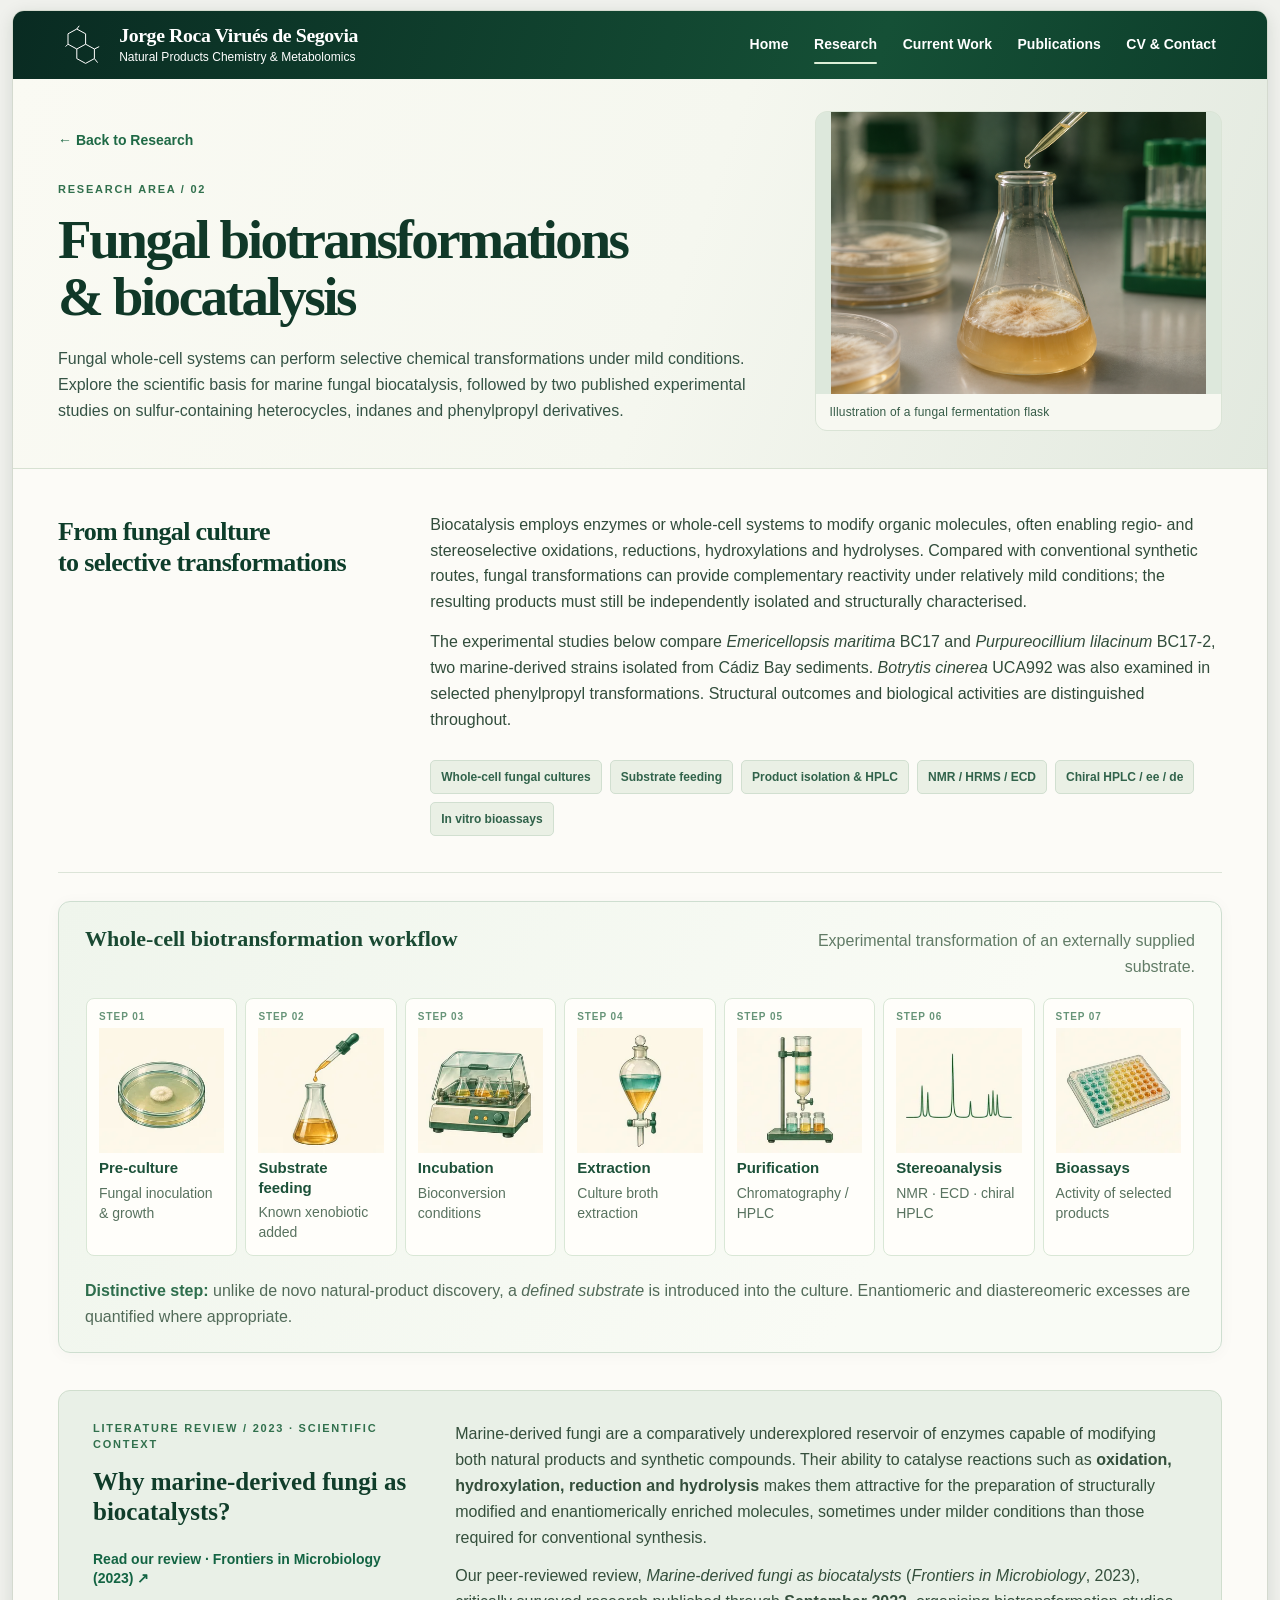
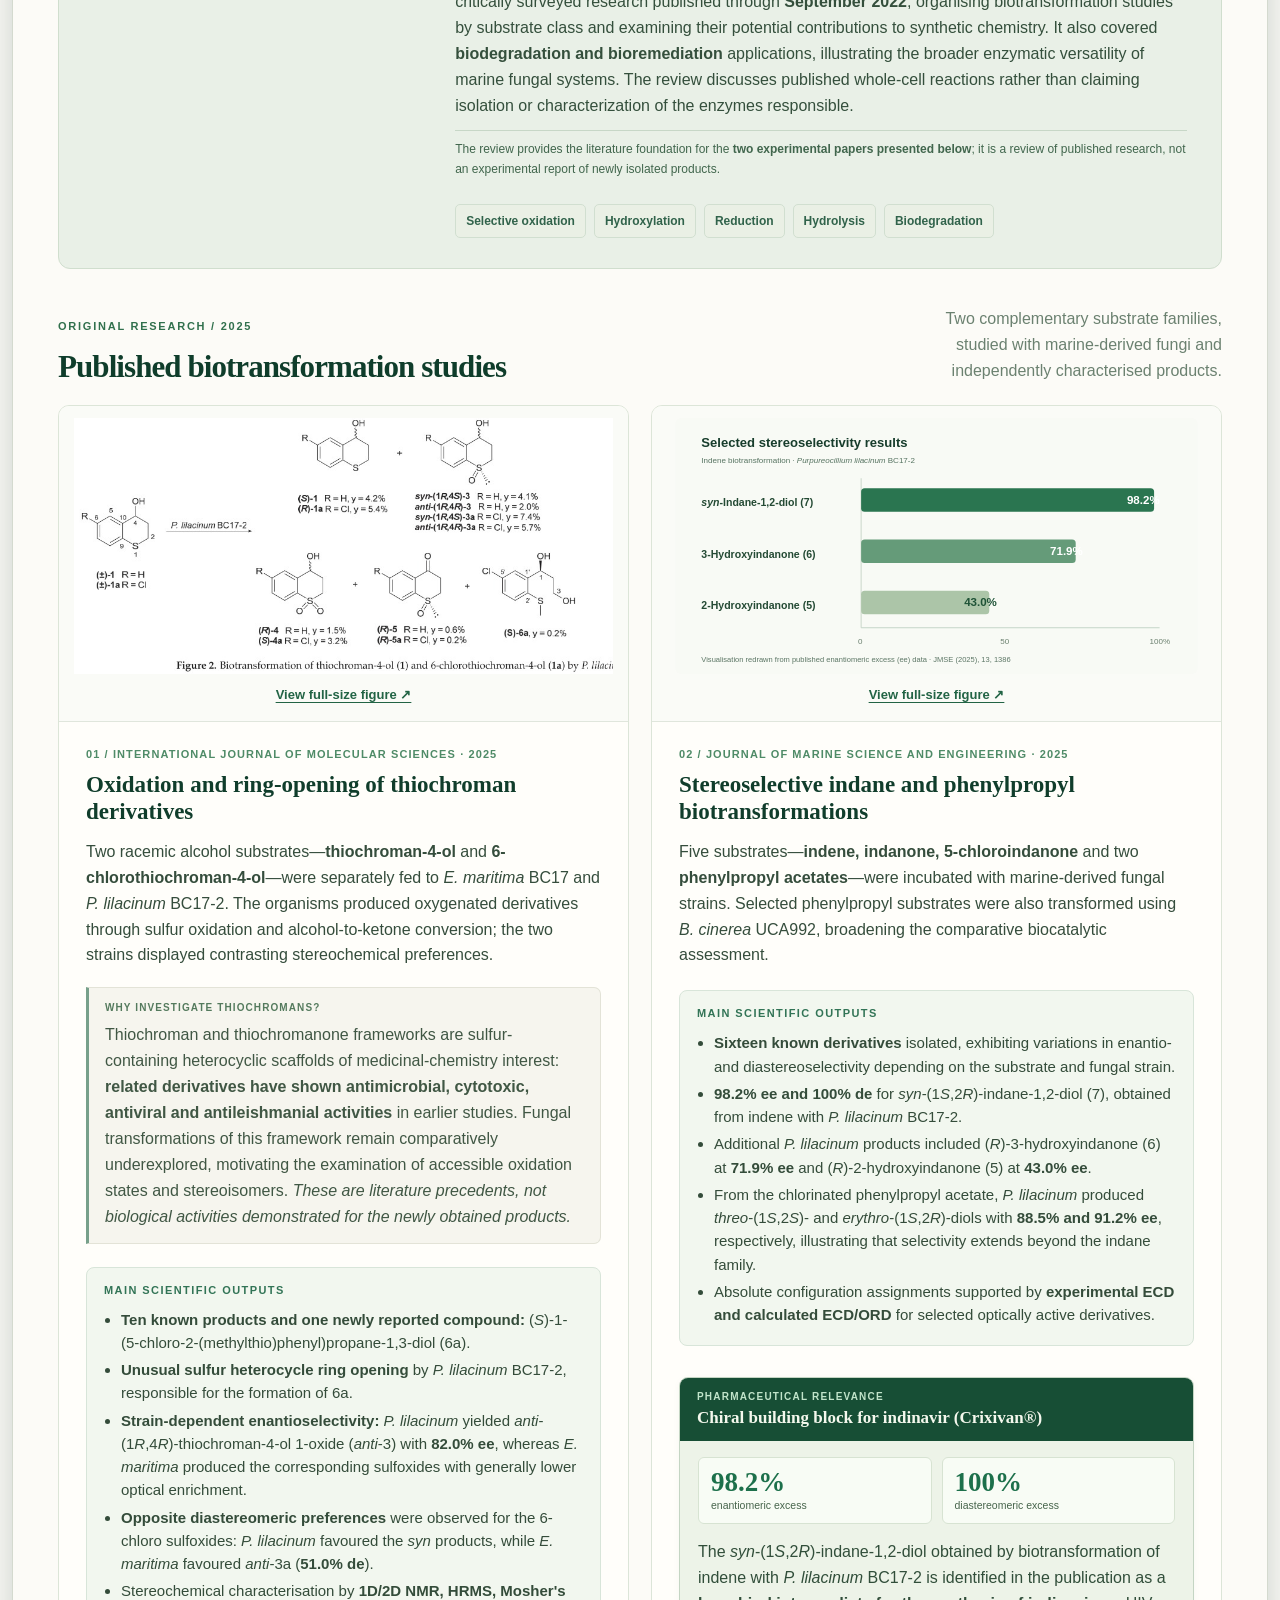
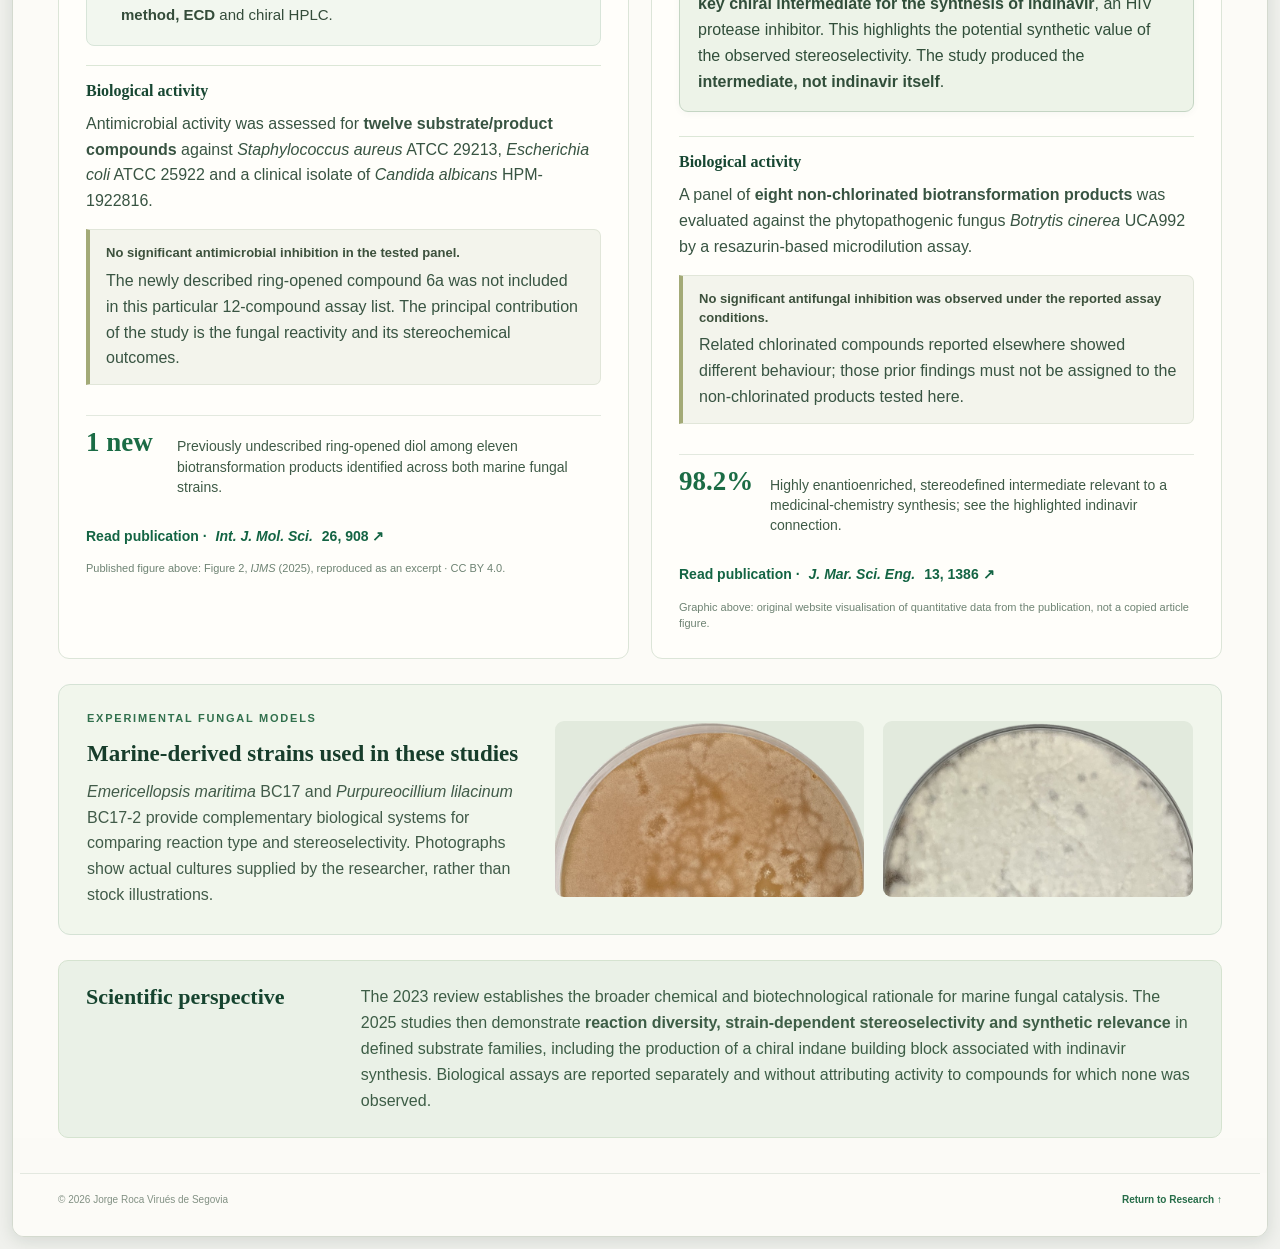
<file: biotransformations.html>
<!DOCTYPE html>

<html lang="en"><head><meta charset="utf-8"/><meta content="width=device-width,initial-scale=1" name="viewport"/>
<title>Fungal biotransformations &amp; biocatalysis | Jorge Roca Virués de Segovia</title>
<meta content="Experimental fungal biotransformation studies, stereochemical results and biological evaluation from published marine fungal research." name="description"/>
<link href="assets/style.css" rel="stylesheet"/><style>
/* V16 Research detail: editorial academic layout, desktop-first */
.np16{background:#fcfbf7;color:#173b2a}
.np16 *{box-sizing:border-box}
.np16 .np-shell{max-width:1240px;padding:0 38px;margin:auto}
.np16 .np-hero{background:linear-gradient(109deg,#fafaf3 0%,#f5f7ef 53%,#e2e9df 100%);border-bottom:1px solid #d7e1d2;position:relative;overflow:hidden}
.np16 .np-hero-inner{min-height:345px;display:grid;grid-template-columns:minmax(0,1fr) 33%;gap:44px;align-items:center;padding-top:32px;padding-bottom:37px}
.np16 .np-eyebrow{display:block;font:700 10px/1.3 Arial,sans-serif;letter-spacing:.16em;color:#31704d;margin-bottom:14px}
.np16 h1{font:700 clamp(39px,4.3vw,59px)/1.035 Georgia,serif;letter-spacing:-.045em;color:#103828;margin:0 0 20px}
.np16 .np-hero p{font:15.5px/1.67 Arial,sans-serif;max-width:770px;margin:12px 0 0;color:#355345}
.np16 .np-back{display:inline-flex;align-items:center;gap:7px;color:#1e6945;font:700 12px Arial,sans-serif;margin:0 0 20px}
.np16 .np-back:hover{text-decoration:underline;text-underline-offset:4px}
.np16 .np-hero-img{width:100%;aspect-ratio:1/.92;border-radius:15px;background:radial-gradient(circle at 46% 42%,#f7f5e9 0%,#d1dfd0 78%,#bfd0c0 100%);display:grid;place-items:center;position:relative;border:1px solid #dae4d6;overflow:hidden}
.np16 .np-hero-img img{width:110%;height:110%;object-fit:contain;filter:drop-shadow(0 9px 15px rgba(27,57,41,.21))}
.np16 .np-img-label{position:absolute;bottom:13px;left:15px;right:15px;padding:8px 10px;border-radius:5px;background:rgba(251,251,244,.88);color:#365c48;font:10px/1.4 Arial,sans-serif;letter-spacing:.015em}
.np16 .np-intro{display:grid;grid-template-columns:27% 1fr;gap:58px;padding-top:43px;padding-bottom:36px;border-bottom:1px solid #dce4d8}
.np16 .np-intro h2{font:700 26px/1.2 Georgia,serif;letter-spacing:-.025em;margin:4px 0 0;color:#0d3d2a}
.np16 .np-intro-text p{font:14px/1.8 Arial,sans-serif;color:#314c3b;margin:0 0 14px}
.np16 .np-intro-text p:last-child{margin-bottom:0}
.np16 .np-methods{display:flex;flex-wrap:wrap;gap:8px;padding-top:13px}
.np16 .np-methods span{background:#eaf0e5;border:1px solid #d1dfd0;border-radius:5px;padding:7px 10px;color:#31634b;font:700 11px/1.25 Arial,sans-serif}
.np16 .np-section-heading{display:flex;justify-content:space-between;align-items:end;gap:25px;margin:45px 0 21px}
.np16 .np-section-heading h2{font:700 31px/1.14 Georgia,serif;letter-spacing:-.03em;color:#0f3d2b;margin:0}
.np16 .np-section-heading p{font:12px/1.55 Arial,sans-serif;color:#6b8170;max-width:320px;margin:0;text-align:right}
.np16 .np-study-grid{display:grid;grid-template-columns:repeat(2,minmax(0,1fr));gap:20px}
.np16 .np-study{border:1px solid #dce5d8;border-radius:11px;overflow:hidden;background:#fffefa;display:flex;flex-direction:column;min-width:0}
.np16 .np-study-visual{height:232px;overflow:hidden;background:#f8f8f2;display:grid;place-items:center;padding:17px 22px;border-bottom:1px solid #e0e6dc}
.np16 .np-study-visual img{display:block;max-height:100%;max-width:100%;width:100%;height:190px;object-fit:contain;mix-blend-mode:multiply}
.np16 .np-study-body{padding:22px 25px 24px;display:flex;flex-direction:column;flex:1}
.np16 .np-study-id{font:700 10px/1.4 Arial,sans-serif;color:#4f8b67;letter-spacing:.10em;margin-bottom:10px}
.np16 .np-study h3{font:700 23px/1.16 Georgia,serif;color:#103d2b;margin:0 0 13px}
.np16 .np-study p{font:13.5px/1.67 Arial,sans-serif;color:#354d3c;margin:0 0 16px}
.np16 .np-study-meta{display:flex;gap:11px;align-items:baseline;padding:11px 0;border-top:1px solid #e3e9df;margin-top:auto}
.np16 .np-study-meta strong{font:700 27px Georgia,serif;color:#1b6c45;flex:0 0 80px}
.np16 .np-study-meta span{font:11px/1.5 Arial,sans-serif;color:#3e5a46}
.np16 .np-paper{font:700 12px/1.35 Arial,sans-serif;color:#136443;display:inline-flex;gap:9px;align-items:center;padding-top:14px}
.np16 .np-paper:hover{text-decoration:underline;text-underline-offset:3px}
.np16 .np-caption{font:10.5px/1.5 Arial,sans-serif;color:#6d7e6c;margin:12px 0 0}
.np16 .np-kribbella{display:grid;grid-template-columns:37% 1fr;gap:28px;min-height:302px;border:1px solid #dbe4d7;border-radius:12px;background:#fffefa;overflow:hidden;margin-top:20px}
.np16 .np-bacteria-visual{background:linear-gradient(148deg,#dfe9e1 0,#cadbd0 59%,#b0cbbc 100%);display:flex;flex-direction:column;justify-content:space-between;position:relative;overflow:hidden;padding:23px 26px}
.np16 .np-bacteria-visual:after{content:'';position:absolute;width:245px;height:245px;right:-80px;top:45px;border:1px solid rgba(18,91,53,.18);border-radius:50%;box-shadow:0 0 0 20px rgba(255,255,255,.08),0 0 0 56px rgba(255,255,255,.07)}
.np16 .np-bacteria-visual .np-visual-tag{position:relative;z-index:1;font:700 10px Arial,sans-serif;letter-spacing:.13em;color:#347257}
.np16 .np-bacteria-visual strong{position:relative;z-index:1;display:block;font:700 38px/1.03 Georgia,serif;color:#15523a;letter-spacing:-.05em}
.np16 .np-bacteria-visual span{position:relative;z-index:1;font:12px/1.55 Arial,sans-serif;color:#3f6855}
.np16 .np-bacteria-copy{padding:28px 34px 24px 2px}
.np16 .np-bacteria-copy h3{font:700 26px/1.16 Georgia,serif;color:#103d2b;margin:0 0 14px}
.np16 .np-bacteria-copy p{font:13.5px/1.68 Arial,sans-serif;color:#34503e;margin:0 0 13px}
.np16 .np-bacteria-copy .np-facts{font:12px/1.5 Arial,sans-serif;color:#276144;background:#ebf2ea;border-radius:7px;padding:10px 12px;margin:14px 0 0}
.np16 .np-thesis{display:grid;grid-template-columns:29% 1fr;gap:27px;align-items:center;border-top:1px solid #dce4d8;padding:31px 0 31px;margin-top:37px}
.np16 .np-thesis-photo{border-radius:10px;background:radial-gradient(circle,#eff2e6,#dce5d8);display:flex;align-items:center;justify-content:center;overflow:hidden;aspect-ratio:1/.88}
.np16 .np-thesis-photo img{max-width:110%;width:105%;height:108%;object-fit:contain;filter:drop-shadow(0 7px 11px rgba(27,57,41,.2))}
.np16 .np-thesis h3{font:700 24px/1.18 Georgia,serif;color:#103d2b;margin:0 0 11px}
.np16 .np-thesis p{font:13px/1.72 Arial,sans-serif;color:#3c5745;margin:0 0 11px}
.np16 .np-thesis .np-boundary{border-left:3px solid #76aa81;padding:6px 13px;margin:12px 0 0;background:#f0f5ed;font:12px/1.6 Arial,sans-serif;color:#426b50}
.np16 .np-conclusion{background:#eaf1e7;border:1px solid #d5e3d0;border-radius:10px;padding:23px 27px;display:grid;grid-template-columns:23% 1fr;gap:20px;margin:5px 0 35px}
.np16 .np-conclusion h2{font:700 22px/1.2 Georgia,serif;color:#16442f;margin:0}
.np16 .np-conclusion p{font:13px/1.7 Arial,sans-serif;color:#3d5d46;margin:0}
.np16 .np-foot{padding:19px 38px 29px;border-top:1px solid #e3e8e0;max-width:1240px;margin:auto;display:flex;justify-content:space-between;align-items:center;gap:20px;color:#829184;font:10px/1.4 Arial,sans-serif}
.np16 .np-foot a{color:#276d49;font-weight:700}
@media(max-width:900px){.np16 .np-hero-inner{grid-template-columns:1fr 30%;gap:25px}.np16 .np-shell{padding:0 22px}.np16 .np-intro{gap:25px;grid-template-columns:29% 1fr}.np16 .np-kribbella{grid-template-columns:34% 1fr}}
@media(max-width:680px){.np16 .np-shell{padding:0 17px}.np16 .np-hero-inner{grid-template-columns:1fr;gap:17px;padding-top:24px;padding-bottom:24px}.np16 h1{font-size:37px}.np16 .np-hero-img{display:none}.np16 .np-intro{display:block;padding-top:23px;padding-bottom:26px}.np16 .np-intro h2{margin-bottom:13px}.np16 .np-study-grid{grid-template-columns:1fr}.np16 .np-study-visual{height:220px}.np16 .np-section-heading{display:block;margin-top:31px}.np16 .np-section-heading p{text-align:left;margin-top:7px}.np16 .np-kribbella{grid-template-columns:1fr}.np16 .np-bacteria-visual{min-height:174px}.np16 .np-bacteria-visual strong{font-size:32px}.np16 .np-bacteria-copy{padding:22px}.np16 .np-thesis{grid-template-columns:1fr}.np16 .np-thesis-photo{max-height:230px}.np16 .np-conclusion{grid-template-columns:1fr;gap:10px}.np16 .np-foot{padding:18px;display:block}}

/* V17 scientific results expansion */
.np16 .np-study-grid{gap:22px;align-items:stretch}
.np16 .np-study-visual{height:250px}
.np16 .np-study-body{padding:25px 27px 26px}
.np16 .np-study-body p{margin:0 0 12px}
.np16 .np-results{margin:12px 0 14px;padding:15px 17px;border:1px solid #d8e5d9;background:#f2f7ef;border-radius:8px;}
.np16 .np-results-title{font:700 10px/1.2 Arial,sans-serif;letter-spacing:.13em;color:#327456;margin-bottom:9px}
.np16 .np-results ul{margin:0;padding:0 0 0 17px;color:#344c3a;font:12px/1.6 Arial,sans-serif}
.np16 .np-results li{margin:4px 0}
.np16 .np-bio{border-top:1px solid #dce7d7;padding-top:15px;margin-top:5px;}
.np16 .np-bio h4{margin:0 0 9px;font:700 16px/1.3 Georgia,serif;color:#174732}
.np16 .np-bio p{margin:0 0 10px;font:12.8px/1.65 Arial,sans-serif;color:#385442}
.np16 .np-quant{display:flex;align-items:baseline;gap:12px;border-left:3px solid #31805b;background:#eaf3e9;padding:11px 13px;margin:11px 0 13px;border-radius:0 6px 6px 0}
.np16 .np-quant strong{font:700 20px/1.1 Georgia,serif;color:#17633e;white-space:nowrap}
.np16 .np-quant span{font:11.5px/1.48 Arial,sans-serif;color:#3c5c48}
.np16 .np-study-meta{margin-top:15px}
.np16 .np-kribbella{grid-template-columns:44% 1fr;align-items:stretch}
.np16 .np-bacteria-visual{padding:20px;background:#f6f7f1;display:flex;justify-content:center;gap:11px}
.np16 .np-bacteria-visual:after{display:none}
.np16 .np-structure-ref{display:block;font:11px/1.4 Arial,sans-serif;text-align:center;color:#527360}
.np16 .np-structure-ref a{color:#236942;text-decoration:underline;text-underline-offset:2px}
.np16 .np-structure-original{display:block;width:100%;height:310px;object-fit:contain;background:#fff;border:1px solid #e1e8dd;border-radius:7px}
.np16 .np-structure-fallback{display:none;align-items:center;justify-content:center;flex-direction:column;min-height:265px;border:1px dashed #a9c4b2;background:#eaf0e8;border-radius:8px;padding:18px;text-align:center;gap:9px}
.np16 .np-structure-fallback strong{font:700 23px/1.15 Georgia,serif;color:#174732}
.np16 .np-structure-fallback span{font:11px/1.5 Arial,sans-serif;color:#3b634b}
.np16 .np-bacteria-copy{padding:24px 29px 26px 0}
.np16 .np-bacteria-copy p{margin-bottom:11px}
.np16 .np-bacteria-copy .np-facts{margin:11px 0}
.np16 .np-science-asterisk{font:10.5px/1.55 Arial,sans-serif;color:#63806a;margin-top:13px}
@media(max-width:900px){.np16 .np-study-grid{grid-template-columns:1fr}.np16 .np-study-visual{height:225px}.np16 .np-kribbella{grid-template-columns:1fr}.np16 .np-bacteria-copy{padding:24px}}
@media(max-width:600px){.np16 .np-quant{display:block}.np16 .np-quant strong{display:block;margin-bottom:4px}.np16 .np-structure-original{height:280px}}

.np16 .np-bacteria-published-v18{background:#fbfaf6;min-height:385px;padding:16px 20px;display:flex;gap:12px;flex-direction:column;justify-content:space-around}
.np16 .np-bacteria-published-v18:after{display:none}
.np16 .np-bacteria-published-v18 .np-structure-original{width:100%;height:305px;object-fit:contain;border:0;max-width:100%;background:transparent}
.np16 .np-bacteria-published-v18 .np-visual-tag{z-index:0}
.np16 .np-bacteria-published-v18 .np-structure-ref{font-size:10px;line-height:1.5}
@media(max-width:700px){.np16 .np-bacteria-published-v18{min-height:350px}.np16 .np-bacteria-published-v18 .np-structure-original{height:260px}}


/* biotransformations study detail V18 */
.bio18 .np-hero-inner{min-height:325px;grid-template-columns:minmax(0,1fr) 35%}
.bio18 .np-hero-img{aspect-ratio:1/.72}
.bio18 .np-hero-img img{width:100%;height:100%;object-fit:cover;filter:none}
.bio18 .np-hero-img{border-radius:12px;background:#dde8dc}
.bio18 .np-study-visual{height:274px;background:#fff}
.bio18 .np-study-visual img{height:238px;mix-blend-mode:normal;object-fit:contain}
.bio18 .np-study-visual svg{width:100%;height:auto;max-height:245px}
.bio18 .np-results{margin:10px 0 14px}
.bio18 .np-paper{padding-top:12px}
.bio18 .bio-chart-tag{font:700 10px Arial,sans-serif;letter-spacing:.1em;color:#337954}
.bio18 .bio-metric{background:#edf4ea;border-left:4px solid #34825d;display:flex;align-items:center;gap:12px;padding:14px 17px;border-radius:0 8px 8px 0;margin:13px 0}
.bio18 .bio-metric strong{font:700 25px Georgia,serif;color:#17583b;white-space:nowrap}
.bio18 .bio-metric span{font:12px/1.5 Arial,sans-serif;color:#43624e}
.bio18 .bio-lab{border:1px solid #d5e2d5;border-radius:12px;background:#f1f6ec;display:grid;grid-template-columns:1fr 28% 28%;gap:19px;padding:26px 28px;align-items:center;margin:25px 0}
.bio18 .bio-lab h3{font:700 23px Georgia,serif;color:#173d2b;margin:0 0 12px}
.bio18 .bio-lab p{font:13px/1.7 Arial,sans-serif;color:#415b49;margin:0}
.bio18 .bio-lab-photo{width:100%;height:176px;display:grid;place-items:center;overflow:hidden;border-radius:9px;background:#e2eadd}
.bio18 .bio-lab-photo img{max-width:112%;width:105%;height:113%;object-fit:contain}
.bio18 .bio-caption{font:11px/1.6 Arial,sans-serif;color:#5c735e;margin:6px 0 0}
.bio18 .bio-review{display:grid;grid-template-columns:32% 1fr;gap:34px;padding:31px 34px;background:#e9f0e7;border-radius:12px;border:1px solid #d0dece;margin:40px 0 37px}
.bio18 .bio-review h3{font:700 24px/1.18 Georgia,serif;color:#103d2a;margin:6px 0 12px}
.bio18 .bio-review p{font:13px/1.7 Arial,sans-serif;color:#344f3c;margin:0 0 12px}
.bio18 .bio-meta-line{color:#6e8373;font:11px/1.5 Arial,sans-serif;margin-top:8px}
.bio18 .bio-negative{background:#f3f4ec;border:1px solid #e1e6d9;border-left:4px solid #a3aa77;border-radius:0 7px 7px 0;padding:13px 16px;margin:15px 0}
.bio18 .bio-negative strong{font:700 13px/1.35 Arial,sans-serif;color:#3d513d}
.bio18 .bio-negative p{margin:6px 0 0;font-size:12px}
@media(max-width:900px){.bio18 .bio-lab{grid-template-columns:1fr 31%;}.bio18 .bio-lab-photo:last-child{display:none}}
@media(max-width:680px){.bio18 .np-hero-inner{grid-template-columns:1fr}.bio18 .bio-lab{display:block}.bio18 .bio-lab-photo{display:none}.bio18 .bio-review{grid-template-columns:1fr;padding:22px}}

/* V19: review-led narrative, scaffold relevance and indinavir connection */
.bio18 .bio-review{margin:25px 0 20px;grid-template-columns:30% 1fr;background:#e9f0e7;padding:30px 34px}
.bio18 .bio-review h3{font-size:25px;line-height:1.18}
.bio18 .bio-review .bio-review-context{font-size:12px;color:#41664d;padding-top:9px;border-top:1px solid #c7d7c7}
.bio18 .np-section-heading{margin-top:37px}
.bio18 .bio-scaffold-context{background:#f6f5ee;border:1px solid #e3e3d7;border-left:3px solid #77a08a;border-radius:0 7px 7px 0;padding:13px 16px;margin:7px 0 13px}
.bio18 .bio-scaffold-context .bio-context-label{display:block;font:700 10px/1.4 Arial,sans-serif;letter-spacing:.11em;color:#547a5d;margin-bottom:7px}
.bio18 .bio-scaffold-context p{font:12.5px/1.66 Arial,sans-serif;color:#405744;margin:0}
.bio18 .bio-indinavir-feature{background:#edf3e8;border:1px solid #c4d5c3;border-radius:9px;overflow:hidden;margin:17px 0 19px;box-shadow:0 2px 7px rgba(22,66,42,.04)}
.bio18 .bio-indinavir-title{padding:13px 17px 12px;background:#174e35;color:#fff;display:grid;gap:5px}
.bio18 .bio-indinavir-title span{font:700 10px/1.1 Arial,sans-serif;letter-spacing:.12em;color:#c1e4ca}
.bio18 .bio-indinavir-title strong{font:700 17px/1.28 Georgia,serif;color:#f4f8ed}
.bio18 .bio-indinavir-body{padding:16px 18px 17px}
.bio18 .bio-indinavir-values{display:grid;grid-template-columns:1fr 1fr;gap:10px;margin-bottom:15px}
.bio18 .bio-indinavir-values>div{display:flex;flex-direction:column;gap:3px;padding:10px 12px;background:#f8fcf5;border:1px solid #d7e3d2;border-radius:6px}
.bio18 .bio-indinavir-values strong{font:700 27px/1.05 Georgia,serif;color:#1d704b}
.bio18 .bio-indinavir-values span{font:10.5px/1.3 Arial,sans-serif;color:#46644b}
.bio18 .bio-indinavir-feature p{font:12.5px/1.65 Arial,sans-serif;margin:0;color:#314e3a}
@media(max-width:680px){.bio18 .bio-review{margin:21px 0 13px;padding:20px 21px}.bio18 .bio-indinavir-values strong{font-size:23px}}

/* V21 research methods: native HTML, responsive diagrams */
.np16 .wf21{margin:28px 0 37px;padding:24px 26px 23px;border:1px solid #ceded0;border-radius:12px;background:linear-gradient(120deg,#eff5ec,#f9fbf5 72%);box-shadow:0 2px 16px rgba(18,58,35,.035)}
.np16 .wf21-top{display:flex;align-items:baseline;justify-content:space-between;gap:26px;margin-bottom:16px}
.np16 .wf21-top h2{font:700 22px/1.2 Georgia,serif;color:#194932;margin:0}
.np16 .wf21-top p{max-width:400px;text-align:right;font:11.5px/1.5 Arial,sans-serif;color:#617b66;margin:0}
.np16 .wf21-items{display:grid;grid-template-columns:repeat(7,minmax(0,1fr));gap:9px;align-items:stretch;counter-reset:wf-step}
.np16 .wf21-step{position:relative;min-height:124px;padding:12px 9px 12px 11px;border:1px solid #d9e7d6;border-radius:8px;background:#fffefa;display:flex;flex-direction:column;gap:9px;counter-increment:wf-step}
.np16 .wf21-step:not(:last-child):after{content:'›';position:absolute;z-index:4;right:-11px;top:38px;font:700 23px Georgia,serif;color:#3a8862}
.np16 .wf21-step-num{font:700 10px/1.2 Arial,sans-serif;letter-spacing:.09em;color:#679478}
.np16 .wf21-step strong{font:700 12px/1.27 Arial,sans-serif;color:#1c5139}
.np16 .wf21-step small{font:11px/1.3 Arial,sans-serif;color:#58725f}
.np16 .wf21-bottom{margin:14px 0 0;font:11.5px/1.55 Arial,sans-serif;color:#526b59}
.np16 .wf21-bottom strong{color:#2e6e4d}
@media(max-width:1030px){.np16 .wf21-items{grid-template-columns:repeat(4,minmax(0,1fr))}.np16 .wf21-step:nth-child(4):after{display:none}.np16 .wf21-top{display:block}.np16 .wf21-top p{text-align:left;margin:7px 0 0}}
@media(max-width:680px){.np16 .wf21{padding:17px}.np16 .wf21-items{grid-template-columns:repeat(2,minmax(0,1fr))}.np16 .wf21-step{min-height:113px}.np16 .wf21-step:nth-child(even):after{display:none}}
</style><link rel="stylesheet" href="assets/layout.css"/>
</head>
<body><a class="skip-link" href="#np-main">Skip to content</a><div class="site-frame"><header class="site-header"><div class="header-inner"><a aria-label="Go to homepage" class="brand" href="index.html#home"><svg aria-hidden="true" class="brand-symbol" fill="none" stroke="currentColor" stroke-width="1.25" viewbox="0 0 50 50"><path d="M16 5 27 11v13l-11 6L5 24V11Zm11 19 11 6v12l-11 6-11-6V30"></path><path d="m16 5 3-4M5 24l-3 3m36 3 6-3m-6 15 4 5"></path></svg><span class="brand-copy"><strong>Jorge Roca Virués de Segovia</strong><small>Natural Products Chemistry &amp; Metabolomics</small></span></a><button class="menu-toggle" type="button" aria-controls="portfolio-nav" aria-expanded="false" hidden>Menu <span aria-hidden="true">☰</span></button><nav aria-label="Main navigation" class="main-nav" id="portfolio-nav"><a data-nav="home" href="index.html#home">Home</a><a aria-current="page" data-nav="research" href="index.html#research">Research</a><a data-nav="work" href="index.html#work">Current Work</a><a data-nav="publications" href="index.html#publications">Publications</a><a data-nav="cv" href="index.html#cv">CV &amp; Contact</a></nav></div></header>
<main tabindex="-1" class="np16 bio18" id="np-main">
<div class="np-hero"><div class="np-shell np-hero-inner"><div>
<a class="np-back" href="index.html#research">← Back to Research</a>
<span class="np-eyebrow">RESEARCH AREA / 02</span>
<h1>Fungal biotransformations<br/>&amp; biocatalysis</h1>
<p>Fungal whole-cell systems can perform selective chemical transformations under mild conditions. Explore the scientific basis for marine fungal biocatalysis, followed by two published experimental studies on sulfur-containing heterocycles, indanes and phenylpropyl derivatives.</p>
</div><div class="np-hero-img"><img alt="Conceptual laboratory illustration of a fungal cultivation flask" src="assets/img/feeding-flask-original.png"/><div class="np-img-label">Illustration of a fungal fermentation flask</div></div></div></div>
<div class="np-shell">
<section class="np-intro"><h2>From fungal culture<br/>to selective transformations</h2><div class="np-intro-text">
<p>Biocatalysis employs enzymes or whole-cell systems to modify organic molecules, often enabling regio- and stereoselective oxidations, reductions, hydroxylations and hydrolyses. Compared with conventional synthetic routes, fungal transformations can provide complementary reactivity under relatively mild conditions; the resulting products must still be independently isolated and structurally characterised.</p>
<p>The experimental studies below compare <em>Emericellopsis maritima</em> BC17 and <em>Purpureocillium lilacinum</em> BC17-2, two marine-derived strains isolated from Cádiz Bay sediments. <em>Botrytis cinerea</em> UCA992 was also examined in selected phenylpropyl transformations. Structural outcomes and biological activities are distinguished throughout.</p>
<div class="np-methods"><span>Whole-cell fungal cultures</span><span>Substrate feeding</span><span>Product isolation &amp; HPLC</span><span>NMR / HRMS / ECD</span><span>Chiral HPLC / ee / de</span><span>In vitro bioassays</span></div>
</div></section><section aria-label="Whole-cell biotransformation workflow" class="wf21 illustrated-workflow"><div class="wf21-top"><h2 id="workflow-title">Whole-cell biotransformation workflow</h2><p>Experimental transformation of an externally supplied substrate.</p></div>
<ol class="wf21-items workflow-strip" id="workflow-steps" tabindex="0" aria-labelledby="workflow-title">
<li class="wf21-step"><span class="wf21-step-num">STEP 01</span><img class="workflow-illustration" src="assets/img/workflow/culture.webp" alt="A fungal colony in a Petri dish" width="240" height="240" loading="lazy"/><strong>Pre-culture</strong><small>Fungal inoculation &amp; growth</small></li>
<li class="wf21-step"><span class="wf21-step-num">STEP 02</span><img class="workflow-illustration" src="assets/img/workflow/feeding.webp" alt="A pipette adding a drop to a flask" width="240" height="240" loading="lazy"/><strong>Substrate feeding</strong><small>Known xenobiotic added</small></li>
<li class="wf21-step"><span class="wf21-step-num">STEP 03</span><img class="workflow-illustration" src="assets/img/workflow/incubation.webp" alt="A benchtop shaking incubator" width="240" height="240" loading="lazy"/><strong>Incubation</strong><small>Bioconversion conditions</small></li>
<li class="wf21-step"><span class="wf21-step-num">STEP 04</span><img class="workflow-illustration" src="assets/img/workflow/extraction.webp" alt="A separatory funnel with two liquid layers" width="240" height="240" loading="lazy"/><strong>Extraction</strong><small>Culture broth extraction</small></li>
<li class="wf21-step"><span class="wf21-step-num">STEP 05</span><img class="workflow-illustration" src="assets/img/workflow/purification.webp" alt="A chromatography column and collection vials" width="240" height="240" loading="lazy"/><strong>Purification</strong><small>Chromatography / HPLC</small></li>
<li class="wf21-step"><span class="wf21-step-num">STEP 06</span><img class="workflow-illustration" src="assets/img/workflow/stereoanalysis.webp" alt="A schematic NMR spectrum" width="240" height="240" loading="lazy"/><strong>Stereoanalysis</strong><small>NMR · ECD · chiral HPLC</small></li>
<li class="wf21-step"><span class="wf21-step-num">STEP 07</span><img class="workflow-illustration" src="assets/img/workflow/bioassay.webp" alt="A microplate for an activity assay" width="240" height="240" loading="lazy"/><strong>Bioassays</strong><small>Activity of selected products</small></li>
</ol>
<div class="workflow-controls" hidden>
<button type="button" class="workflow-prev" aria-label="Previous workflow step" aria-controls="workflow-steps">←</button>
<button type="button" class="workflow-next" aria-label="Next workflow step" aria-controls="workflow-steps">→</button>
</div>
<p class="wf21-bottom"><strong>Distinctive step:</strong> unlike de novo natural-product discovery, a <em>defined substrate</em> is introduced into the culture. Enantiomeric and diastereomeric excesses are quantified where appropriate.</p></section><section aria-labelledby="bio-review-title" class="bio-review"><div><span class="np-eyebrow">LITERATURE REVIEW / 2023 · SCIENTIFIC CONTEXT</span><h3 id="bio-review-title">Why marine-derived fungi as biocatalysts?</h3><a class="np-paper" href="https://doi.org/10.3389/fmicb.2023.1125639" rel="noopener noreferrer" target="_blank">Read our review · Frontiers in Microbiology (2023) ↗</a></div><div>
<p>Marine-derived fungi are a comparatively underexplored reservoir of enzymes capable of modifying both natural products and synthetic compounds. Their ability to catalyse reactions such as <strong>oxidation, hydroxylation, reduction and hydrolysis</strong> makes them attractive for the preparation of structurally modified and enantiomerically enriched molecules, sometimes under milder conditions than those required for conventional synthesis.</p>
<p>Our peer-reviewed review, <em>Marine-derived fungi as biocatalysts</em> (<em>Frontiers in Microbiology</em>, 2023), critically surveyed research published through <strong>September 2022</strong>, organising biotransformation studies by substrate class and examining their potential contributions to synthetic chemistry. It also covered <strong>biodegradation and bioremediation</strong> applications, illustrating the broader enzymatic versatility of marine fungal systems. The review discusses published whole-cell reactions rather than claiming isolation or characterization of the enzymes responsible.</p>
<p class="bio-review-context">The review provides the literature foundation for the <strong>two experimental papers presented below</strong>; it is a review of published research, not an experimental report of newly isolated products.</p>
<div class="np-methods"><span>Selective oxidation</span><span>Hydroxylation</span><span>Reduction</span><span>Hydrolysis</span><span>Biodegradation</span></div>
</div></section>
<section aria-labelledby="bio-studies">
<div class="np-section-heading"><div><span class="np-eyebrow">ORIGINAL RESEARCH / 2025</span><h2 id="bio-studies">Published biotransformation studies</h2></div><p>Two complementary substrate families, studied with marine-derived fungi and independently characterised products.</p></div>
<div class="np-study-grid">
<article class="np-study">
<div class="np-study-visual"><a class="figure-zoom" href="assets/img/figures/biotransformation-ijms-2025.jpg"><img alt="Original published Figure 2: transformation of thiochroman-4-ol and 6-chlorothiochroman-4-ol by Purpureocillium lilacinum BC17-2, IJMS 2025" src="assets/img/figures/biotransformation-ijms-2025.jpg"/><span>View full-size figure ↗</span></a></div>
<div class="np-study-body">
<div class="np-study-id">01 / INTERNATIONAL JOURNAL OF MOLECULAR SCIENCES · 2025</div>
<h3>Oxidation and ring-opening of thiochroman derivatives</h3>
<p>Two racemic alcohol substrates—<strong>thiochroman-4-ol</strong> and <strong>6-chlorothiochroman-4-ol</strong>—were separately fed to <em>E. maritima</em> BC17 and <em>P. lilacinum</em> BC17-2. The organisms produced oxygenated derivatives through sulfur oxidation and alcohol-to-ketone conversion; the two strains displayed contrasting stereochemical preferences.</p>
<div class="bio-scaffold-context">
<span class="bio-context-label">WHY INVESTIGATE THIOCHROMANS?</span>
<p>Thiochroman and thiochromanone frameworks are sulfur-containing heterocyclic scaffolds of medicinal-chemistry interest: <strong>related derivatives have shown antimicrobial, cytotoxic, antiviral and antileishmanial activities</strong> in earlier studies. Fungal transformations of this framework remain comparatively underexplored, motivating the examination of accessible oxidation states and stereoisomers. <em>These are literature precedents, not biological activities demonstrated for the newly obtained products.</em></p>
</div>
<div class="np-results"><div class="np-results-title">MAIN SCIENTIFIC OUTPUTS</div><ul>
<li><strong>Ten known products and one newly reported compound:</strong> (<i>S</i>)-1-(5-chloro-2-(methylthio)phenyl)propane-1,3-diol (6a).</li>
<li><strong>Unusual sulfur heterocycle ring opening</strong> by <em>P. lilacinum</em> BC17-2, responsible for the formation of 6a.</li>
<li><strong>Strain-dependent enantioselectivity:</strong> <em>P. lilacinum</em> yielded <i>anti</i>-(1<em>R</em>,4<em>R</em>)-thiochroman-4-ol 1-oxide (<i>anti</i>-3) with <strong>82.0% ee</strong>, whereas <em>E. maritima</em> produced the corresponding sulfoxides with generally lower optical enrichment.</li>
<li><strong>Opposite diastereomeric preferences</strong> were observed for the 6-chloro sulfoxides: <em>P. lilacinum</em> favoured the <em>syn</em> products, while <em>E. maritima</em> favoured <i>anti</i>-3a (<strong>51.0% de</strong>).</li>
<li>Stereochemical characterisation by <strong>1D/2D NMR, HRMS, Mosher's method, ECD</strong> and chiral HPLC.</li>
</ul></div>
<div class="np-bio"><h4>Biological activity</h4>
<p>Antimicrobial activity was assessed for <strong>twelve substrate/product compounds</strong> against <em>Staphylococcus aureus</em> ATCC 29213, <em>Escherichia coli</em> ATCC 25922 and a clinical isolate of <em>Candida albicans</em> HPM-1922816.</p>
<div class="bio-negative"><strong>No significant antimicrobial inhibition in the tested panel.</strong><p>The newly described ring-opened compound 6a was not included in this particular 12-compound assay list. The principal contribution of the study is the fungal reactivity and its stereochemical outcomes.</p></div></div>
<div class="np-study-meta"><strong>1 new</strong><span>Previously undescribed ring-opened diol among eleven biotransformation products identified across both marine fungal strains.</span></div>
<a class="np-paper" href="https://doi.org/10.3390/ijms26030908" rel="noopener noreferrer" target="_blank">Read publication · <em>Int. J. Mol. Sci.</em> 26, 908 ↗</a>
<div class="bio-meta-line">Published figure above: Figure 2, <em>IJMS</em> (2025), reproduced as an excerpt · CC BY 4.0.</div>
</div></article>
<article class="np-study">
<div class="np-study-visual"><a class="figure-zoom" href="assets/img/figures/enantioselectivity-jmse2025-redrawn.svg"><img alt="Data visualisation of reported enantiomeric excess values from indene biotransformations in JMSE 2025" src="assets/img/figures/enantioselectivity-jmse2025-redrawn.svg"/><span>View full-size figure ↗</span></a></div>
<div class="np-study-body">
<div class="np-study-id">02 / JOURNAL OF MARINE SCIENCE AND ENGINEERING · 2025</div>
<h3>Stereoselective indane and phenylpropyl biotransformations</h3>
<p>Five substrates—<strong>indene, indanone, 5-chloroindanone</strong> and two <strong>phenylpropyl acetates</strong>—were incubated with marine-derived fungal strains. Selected phenylpropyl substrates were also transformed using <em>B. cinerea</em> UCA992, broadening the comparative biocatalytic assessment.</p>
<div class="np-results"><div class="np-results-title">MAIN SCIENTIFIC OUTPUTS</div><ul>
<li><strong>Sixteen known derivatives</strong> isolated, exhibiting variations in enantio- and diastereoselectivity depending on the substrate and fungal strain.</li>
<li><strong>98.2% ee and 100% de</strong> for <i>syn</i>-(1<em>S</em>,2<em>R</em>)-indane-1,2-diol (7), obtained from indene with <em>P. lilacinum</em> BC17-2.</li>
<li>Additional <em>P. lilacinum</em> products included (<i>R</i>)-3-hydroxyindanone (6) at <strong>71.9% ee</strong> and (<i>R</i>)-2-hydroxyindanone (5) at <strong>43.0% ee</strong>.</li>
<li>From the chlorinated phenylpropyl acetate, <em>P. lilacinum</em> produced <em>threo</em>-(1<em>S</em>,2<em>S</em>)- and <em>erythro</em>-(1<em>S</em>,2<em>R</em>)-diols with <strong>88.5% and 91.2% ee</strong>, respectively, illustrating that selectivity extends beyond the indane family.</li>
<li>Absolute configuration assignments supported by <strong>experimental ECD and calculated ECD/ORD</strong> for selected optically active derivatives.</li>
</ul></div>
<div class="bio-indinavir-feature">
<div class="bio-indinavir-title"><span>PHARMACEUTICAL RELEVANCE</span><strong>Chiral building block for indinavir (Crixivan®)</strong></div>
<div class="bio-indinavir-body">
<div class="bio-indinavir-values"><div><strong>98.2%</strong><span>enantiomeric excess</span></div><div><strong>100%</strong><span>diastereomeric excess</span></div></div>
<p>The <em>syn</em>-(1<em>S</em>,2<em>R</em>)-indane-1,2-diol obtained by biotransformation of indene with <em>P. lilacinum</em> BC17-2 is identified in the publication as a <strong>key chiral intermediate for the synthesis of indinavir</strong>, an HIV protease inhibitor. This highlights the potential synthetic value of the observed stereoselectivity. The study produced the <strong>intermediate, not indinavir itself</strong>.</p>
</div></div>
<div class="np-bio"><h4>Biological activity</h4>
<p>A panel of <strong>eight non-chlorinated biotransformation products</strong> was evaluated against the phytopathogenic fungus <em>Botrytis cinerea</em> UCA992 by a resazurin-based microdilution assay.</p>
<div class="bio-negative"><strong>No significant antifungal inhibition was observed under the reported assay conditions.</strong><p>Related chlorinated compounds reported elsewhere showed different behaviour; those prior findings must not be assigned to the non-chlorinated products tested here.</p></div></div>
<div class="np-study-meta"><strong>98.2%</strong><span>Highly enantioenriched, stereodefined intermediate relevant to a medicinal-chemistry synthesis; see the highlighted indinavir connection.</span></div>
<a class="np-paper" href="https://doi.org/10.3390/jmse13081386" rel="noopener noreferrer" target="_blank">Read publication · <em>J. Mar. Sci. Eng.</em> 13, 1386 ↗</a>
<div class="bio-meta-line">Graphic above: original website visualisation of quantitative data from the publication, not a copied article figure.</div>
</div></article>
</div></section>
<section aria-labelledby="bio-biological-models" class="bio-lab"><div><span class="np-eyebrow">EXPERIMENTAL FUNGAL MODELS</span><h3 id="bio-biological-models">Marine-derived strains used in these studies</h3><p><em>Emericellopsis maritima</em> BC17 and <em>Purpureocillium lilacinum</em> BC17-2 provide complementary biological systems for comparing reaction type and stereoselectivity. Photographs show actual cultures supplied by the researcher, rather than stock illustrations.</p></div><div class="bio-lab-photo"><img alt="Real Emericellopsis maritima BC17 culture, supplied by the researcher" src="assets/img/emericellopsis-plate.png"/></div><div class="bio-lab-photo"><img alt="Real Purpureocillium lilacinum BC17-2 culture, supplied by the researcher" src="assets/img/purpureocillium-plate.png"/></div></section>
<div class="np-conclusion"><h2>Scientific perspective</h2><p>The 2023 review establishes the broader chemical and biotechnological rationale for marine fungal catalysis. The 2025 studies then demonstrate <strong>reaction diversity, strain-dependent stereoselectivity and synthetic relevance</strong> in defined substrate families, including the production of a chiral indane building block associated with indinavir synthesis. Biological assays are reported separately and without attributing activity to compounds for which none was observed.</p></div>
</div></main>
<footer class="np16"><div class="np-foot"><span>© 2026 Jorge Roca Virués de Segovia</span><a href="index.html#research">Return to Research ↑</a></div></footer>
</div><script src="assets/site.js" defer></script></body></html>
</file>
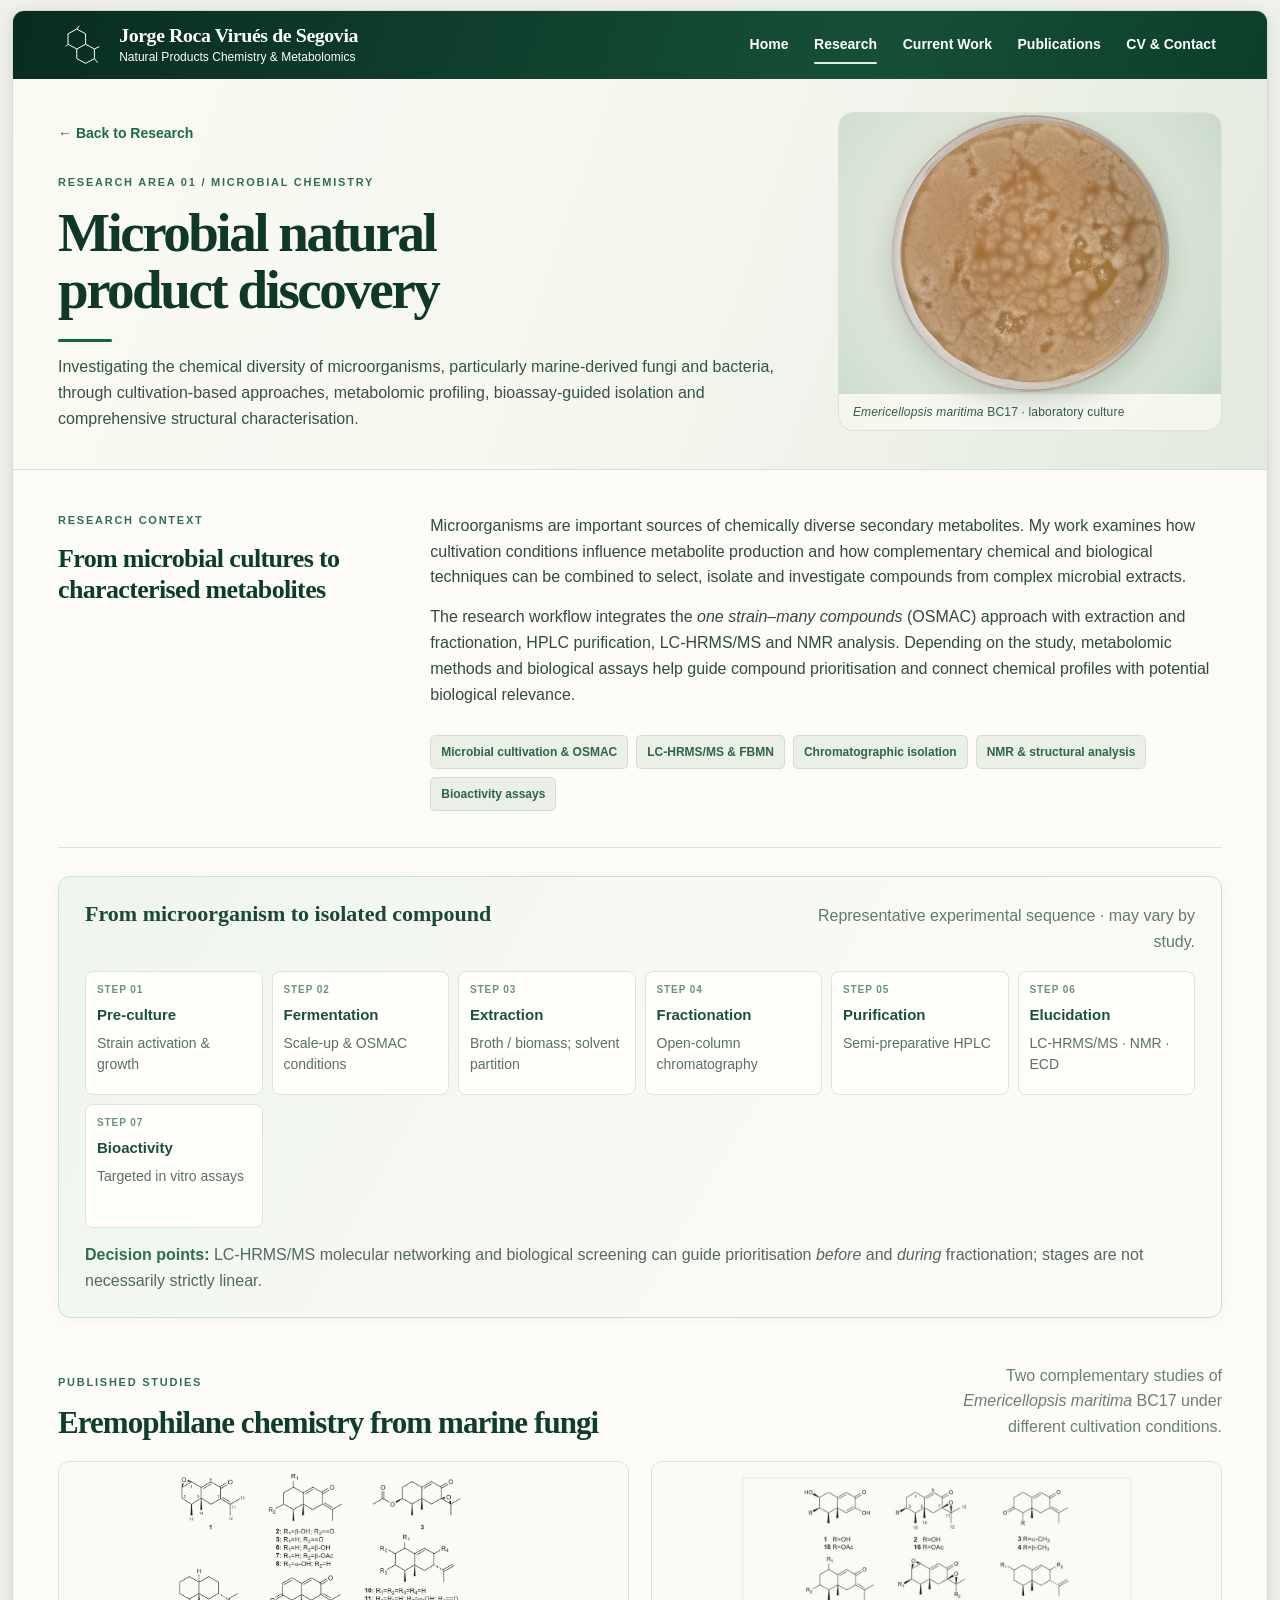
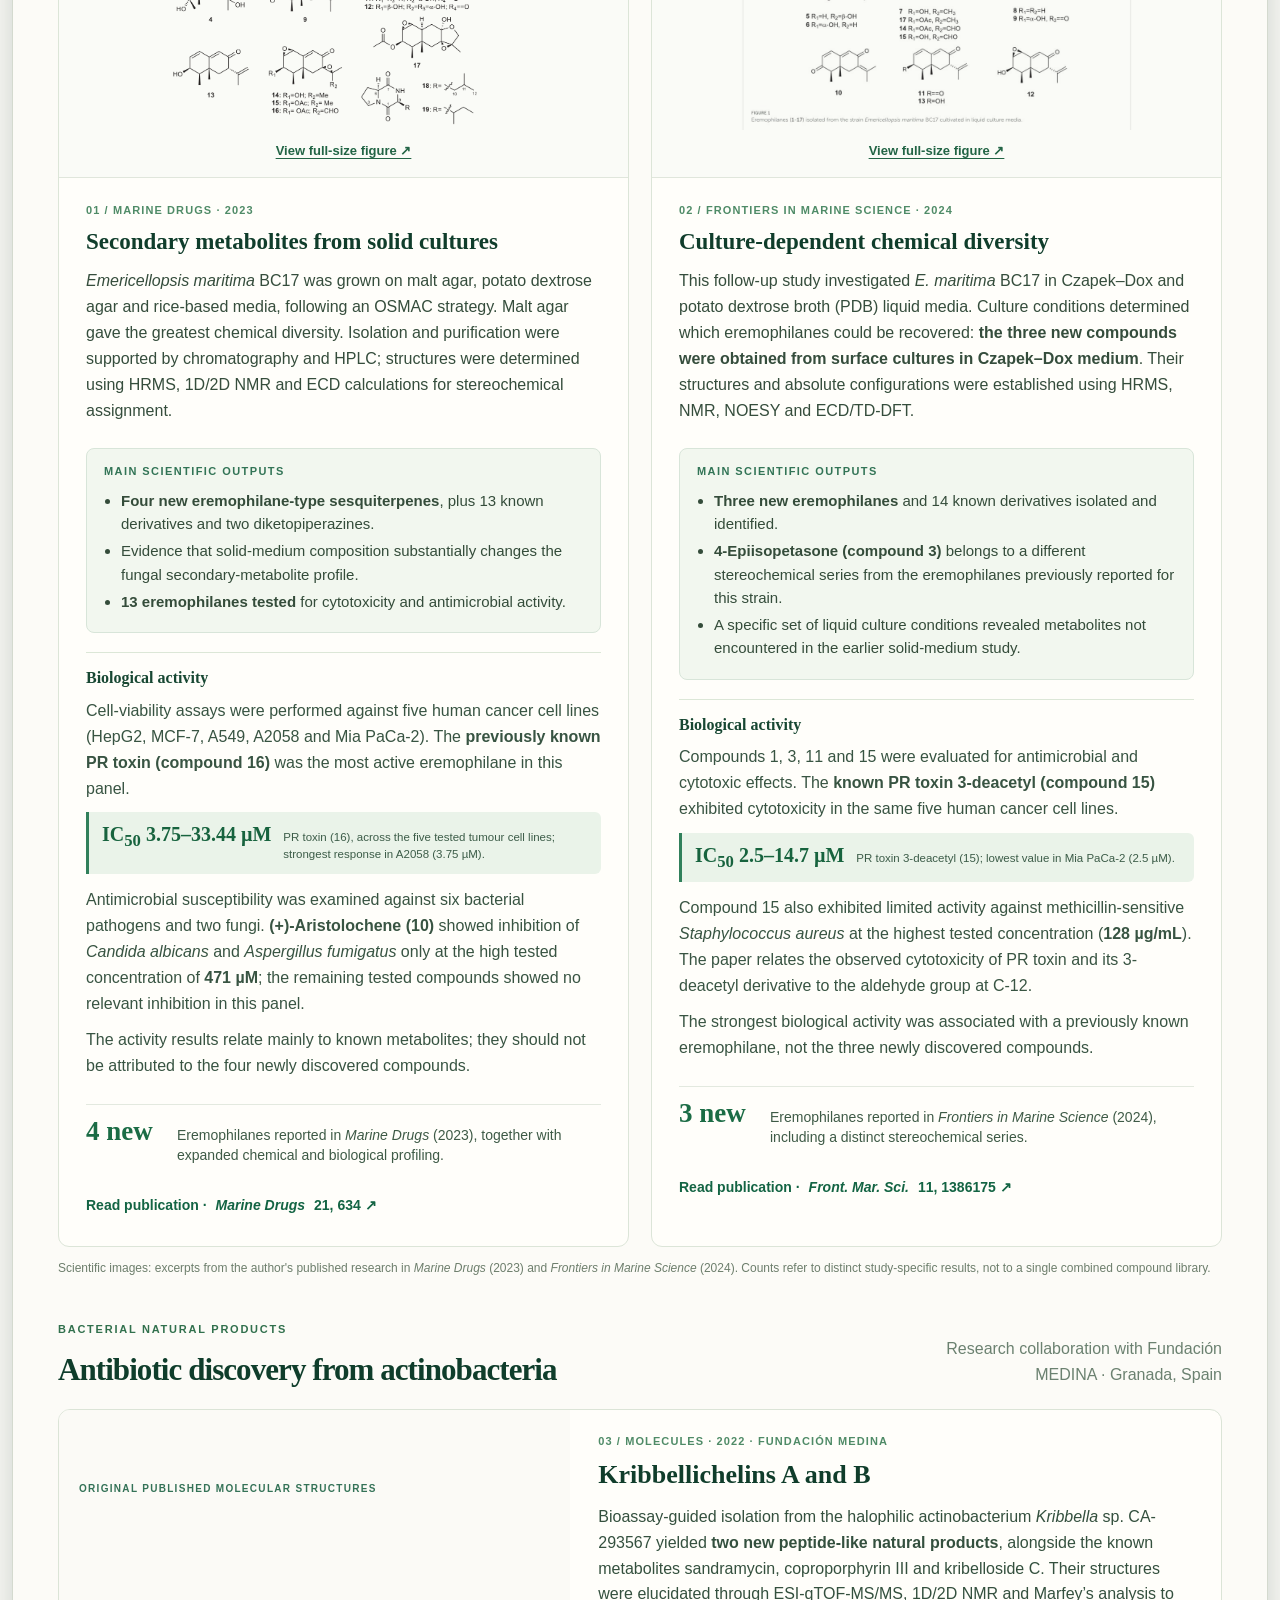
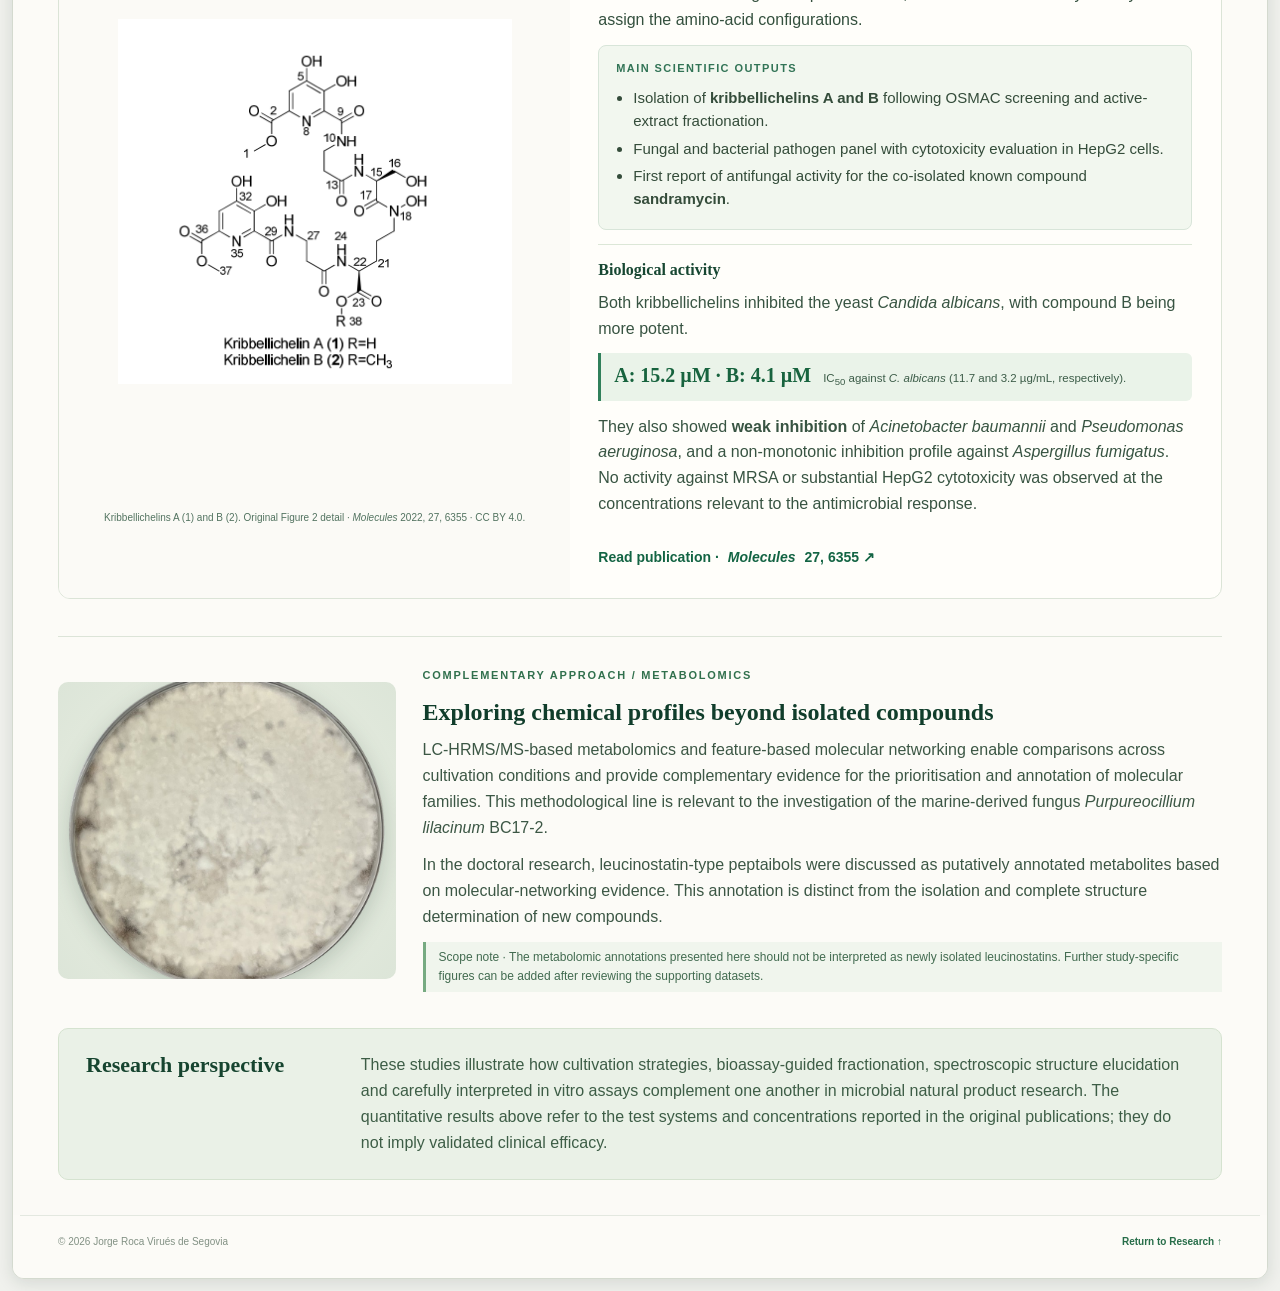
<file: natural-products.html>
<!DOCTYPE html>

<html lang="en"><head><meta charset="utf-8"/><meta content="width=device-width, initial-scale=1" name="viewport"/><title>Microbial natural product discovery | Jorge Roca Virués de Segovia</title><meta content="Selected published studies in microbial natural products chemistry and marine fungal metabolomics by Jorge Roca Virués de Segovia." name="description"/><link href="assets/style.css" rel="stylesheet"/><style>
/* V16 Research detail: editorial academic layout, desktop-first */
.np16{background:#fcfbf7;color:#173b2a}
.np16 *{box-sizing:border-box}
.np16 .np-shell{max-width:1240px;padding:0 38px;margin:auto}
.np16 .np-hero{background:linear-gradient(109deg,#fafaf3 0%,#f5f7ef 53%,#e2e9df 100%);border-bottom:1px solid #d7e1d2;position:relative;overflow:hidden}
.np16 .np-hero-inner{min-height:345px;display:grid;grid-template-columns:minmax(0,1fr) 33%;gap:44px;align-items:center;padding-top:32px;padding-bottom:37px}
.np16 .np-eyebrow{display:block;font:700 10px/1.3 Arial,sans-serif;letter-spacing:.16em;color:#31704d;margin-bottom:14px}
.np16 h1{font:700 clamp(39px,4.3vw,59px)/1.035 Georgia,serif;letter-spacing:-.045em;color:#103828;margin:0 0 20px}
.np16 .np-hero p{font:15.5px/1.67 Arial,sans-serif;max-width:770px;margin:12px 0 0;color:#355345}
.np16 .np-back{display:inline-flex;align-items:center;gap:7px;color:#1e6945;font:700 12px Arial,sans-serif;margin:0 0 20px}
.np16 .np-back:hover{text-decoration:underline;text-underline-offset:4px}
.np16 .np-hero-img{width:100%;aspect-ratio:1/.92;border-radius:15px;background:radial-gradient(circle at 46% 42%,#f7f5e9 0%,#d1dfd0 78%,#bfd0c0 100%);display:grid;place-items:center;position:relative;border:1px solid #dae4d6;overflow:hidden}
.np16 .np-hero-img img{width:110%;height:110%;object-fit:contain;filter:drop-shadow(0 9px 15px rgba(27,57,41,.21))}
.np16 .np-img-label{position:absolute;bottom:13px;left:15px;right:15px;padding:8px 10px;border-radius:5px;background:rgba(251,251,244,.88);color:#365c48;font:10px/1.4 Arial,sans-serif;letter-spacing:.015em}
.np16 .np-intro{display:grid;grid-template-columns:27% 1fr;gap:58px;padding-top:43px;padding-bottom:36px;border-bottom:1px solid #dce4d8}
.np16 .np-intro h2{font:700 26px/1.2 Georgia,serif;letter-spacing:-.025em;margin:4px 0 0;color:#0d3d2a}
.np16 .np-intro-text p{font:14px/1.8 Arial,sans-serif;color:#314c3b;margin:0 0 14px}
.np16 .np-intro-text p:last-child{margin-bottom:0}
.np16 .np-methods{display:flex;flex-wrap:wrap;gap:8px;padding-top:13px}
.np16 .np-methods span{background:#eaf0e5;border:1px solid #d1dfd0;border-radius:5px;padding:7px 10px;color:#31634b;font:700 11px/1.25 Arial,sans-serif}
.np16 .np-section-heading{display:flex;justify-content:space-between;align-items:end;gap:25px;margin:45px 0 21px}
.np16 .np-section-heading h2{font:700 31px/1.14 Georgia,serif;letter-spacing:-.03em;color:#0f3d2b;margin:0}
.np16 .np-section-heading p{font:12px/1.55 Arial,sans-serif;color:#6b8170;max-width:320px;margin:0;text-align:right}
.np16 .np-study-grid{display:grid;grid-template-columns:repeat(2,minmax(0,1fr));gap:20px}
.np16 .np-study{border:1px solid #dce5d8;border-radius:11px;overflow:hidden;background:#fffefa;display:flex;flex-direction:column;min-width:0}
.np16 .np-study-visual{height:232px;overflow:hidden;background:#f8f8f2;display:grid;place-items:center;padding:17px 22px;border-bottom:1px solid #e0e6dc}
.np16 .np-study-visual img{display:block;max-height:100%;max-width:100%;width:100%;height:190px;object-fit:contain;mix-blend-mode:multiply}
.np16 .np-study-body{padding:22px 25px 24px;display:flex;flex-direction:column;flex:1}
.np16 .np-study-id{font:700 10px/1.4 Arial,sans-serif;color:#4f8b67;letter-spacing:.10em;margin-bottom:10px}
.np16 .np-study h3{font:700 23px/1.16 Georgia,serif;color:#103d2b;margin:0 0 13px}
.np16 .np-study p{font:13.5px/1.67 Arial,sans-serif;color:#354d3c;margin:0 0 16px}
.np16 .np-study-meta{display:flex;gap:11px;align-items:baseline;padding:11px 0;border-top:1px solid #e3e9df;margin-top:auto}
.np16 .np-study-meta strong{font:700 27px Georgia,serif;color:#1b6c45;flex:0 0 80px}
.np16 .np-study-meta span{font:11px/1.5 Arial,sans-serif;color:#3e5a46}
.np16 .np-paper{font:700 12px/1.35 Arial,sans-serif;color:#136443;display:inline-flex;gap:9px;align-items:center;padding-top:14px}
.np16 .np-paper:hover{text-decoration:underline;text-underline-offset:3px}
.np16 .np-caption{font:10.5px/1.5 Arial,sans-serif;color:#6d7e6c;margin:12px 0 0}
.np16 .np-kribbella{display:grid;grid-template-columns:37% 1fr;gap:28px;min-height:302px;border:1px solid #dbe4d7;border-radius:12px;background:#fffefa;overflow:hidden;margin-top:20px}
.np16 .np-bacteria-visual{background:linear-gradient(148deg,#dfe9e1 0,#cadbd0 59%,#b0cbbc 100%);display:flex;flex-direction:column;justify-content:space-between;position:relative;overflow:hidden;padding:23px 26px}
.np16 .np-bacteria-visual:after{content:'';position:absolute;width:245px;height:245px;right:-80px;top:45px;border:1px solid rgba(18,91,53,.18);border-radius:50%;box-shadow:0 0 0 20px rgba(255,255,255,.08),0 0 0 56px rgba(255,255,255,.07)}
.np16 .np-bacteria-visual .np-visual-tag{position:relative;z-index:1;font:700 10px Arial,sans-serif;letter-spacing:.13em;color:#347257}
.np16 .np-bacteria-visual strong{position:relative;z-index:1;display:block;font:700 38px/1.03 Georgia,serif;color:#15523a;letter-spacing:-.05em}
.np16 .np-bacteria-visual span{position:relative;z-index:1;font:12px/1.55 Arial,sans-serif;color:#3f6855}
.np16 .np-bacteria-copy{padding:28px 34px 24px 2px}
.np16 .np-bacteria-copy h3{font:700 26px/1.16 Georgia,serif;color:#103d2b;margin:0 0 14px}
.np16 .np-bacteria-copy p{font:13.5px/1.68 Arial,sans-serif;color:#34503e;margin:0 0 13px}
.np16 .np-bacteria-copy .np-facts{font:12px/1.5 Arial,sans-serif;color:#276144;background:#ebf2ea;border-radius:7px;padding:10px 12px;margin:14px 0 0}
.np16 .np-thesis{display:grid;grid-template-columns:29% 1fr;gap:27px;align-items:center;border-top:1px solid #dce4d8;padding:31px 0 31px;margin-top:37px}
.np16 .np-thesis-photo{border-radius:10px;background:radial-gradient(circle,#eff2e6,#dce5d8);display:flex;align-items:center;justify-content:center;overflow:hidden;aspect-ratio:1/.88}
.np16 .np-thesis-photo img{max-width:110%;width:105%;height:108%;object-fit:contain;filter:drop-shadow(0 7px 11px rgba(27,57,41,.2))}
.np16 .np-thesis h3{font:700 24px/1.18 Georgia,serif;color:#103d2b;margin:0 0 11px}
.np16 .np-thesis p{font:13px/1.72 Arial,sans-serif;color:#3c5745;margin:0 0 11px}
.np16 .np-thesis .np-boundary{border-left:3px solid #76aa81;padding:6px 13px;margin:12px 0 0;background:#f0f5ed;font:12px/1.6 Arial,sans-serif;color:#426b50}
.np16 .np-conclusion{background:#eaf1e7;border:1px solid #d5e3d0;border-radius:10px;padding:23px 27px;display:grid;grid-template-columns:23% 1fr;gap:20px;margin:5px 0 35px}
.np16 .np-conclusion h2{font:700 22px/1.2 Georgia,serif;color:#16442f;margin:0}
.np16 .np-conclusion p{font:13px/1.7 Arial,sans-serif;color:#3d5d46;margin:0}
.np16 .np-foot{padding:19px 38px 29px;border-top:1px solid #e3e8e0;max-width:1240px;margin:auto;display:flex;justify-content:space-between;align-items:center;gap:20px;color:#829184;font:10px/1.4 Arial,sans-serif}
.np16 .np-foot a{color:#276d49;font-weight:700}
@media(max-width:900px){.np16 .np-hero-inner{grid-template-columns:1fr 30%;gap:25px}.np16 .np-shell{padding:0 22px}.np16 .np-intro{gap:25px;grid-template-columns:29% 1fr}.np16 .np-kribbella{grid-template-columns:34% 1fr}}
@media(max-width:680px){.np16 .np-shell{padding:0 17px}.np16 .np-hero-inner{grid-template-columns:1fr;gap:17px;padding-top:24px;padding-bottom:24px}.np16 h1{font-size:37px}.np16 .np-hero-img{display:none}.np16 .np-intro{display:block;padding-top:23px;padding-bottom:26px}.np16 .np-intro h2{margin-bottom:13px}.np16 .np-study-grid{grid-template-columns:1fr}.np16 .np-study-visual{height:220px}.np16 .np-section-heading{display:block;margin-top:31px}.np16 .np-section-heading p{text-align:left;margin-top:7px}.np16 .np-kribbella{grid-template-columns:1fr}.np16 .np-bacteria-visual{min-height:174px}.np16 .np-bacteria-visual strong{font-size:32px}.np16 .np-bacteria-copy{padding:22px}.np16 .np-thesis{grid-template-columns:1fr}.np16 .np-thesis-photo{max-height:230px}.np16 .np-conclusion{grid-template-columns:1fr;gap:10px}.np16 .np-foot{padding:18px;display:block}}

/* V17 scientific results expansion */
.np16 .np-study-grid{gap:22px;align-items:stretch}
.np16 .np-study-visual{height:250px}
.np16 .np-study-body{padding:25px 27px 26px}
.np16 .np-study-body p{margin:0 0 12px}
.np16 .np-results{margin:12px 0 14px;padding:15px 17px;border:1px solid #d8e5d9;background:#f2f7ef;border-radius:8px;}
.np16 .np-results-title{font:700 10px/1.2 Arial,sans-serif;letter-spacing:.13em;color:#327456;margin-bottom:9px}
.np16 .np-results ul{margin:0;padding:0 0 0 17px;color:#344c3a;font:12px/1.6 Arial,sans-serif}
.np16 .np-results li{margin:4px 0}
.np16 .np-bio{border-top:1px solid #dce7d7;padding-top:15px;margin-top:5px;}
.np16 .np-bio h4{margin:0 0 9px;font:700 16px/1.3 Georgia,serif;color:#174732}
.np16 .np-bio p{margin:0 0 10px;font:12.8px/1.65 Arial,sans-serif;color:#385442}
.np16 .np-quant{display:flex;align-items:baseline;gap:12px;border-left:3px solid #31805b;background:#eaf3e9;padding:11px 13px;margin:11px 0 13px;border-radius:0 6px 6px 0}
.np16 .np-quant strong{font:700 20px/1.1 Georgia,serif;color:#17633e;white-space:nowrap}
.np16 .np-quant span{font:11.5px/1.48 Arial,sans-serif;color:#3c5c48}
.np16 .np-study-meta{margin-top:15px}
.np16 .np-kribbella{grid-template-columns:44% 1fr;align-items:stretch}
.np16 .np-bacteria-visual{padding:20px;background:#f6f7f1;display:flex;justify-content:center;gap:11px}
.np16 .np-bacteria-visual:after{display:none}
.np16 .np-structure-ref{display:block;font:11px/1.4 Arial,sans-serif;text-align:center;color:#527360}
.np16 .np-structure-ref a{color:#236942;text-decoration:underline;text-underline-offset:2px}
.np16 .np-structure-original{display:block;width:100%;height:310px;object-fit:contain;background:#fff;border:1px solid #e1e8dd;border-radius:7px}
.np16 .np-structure-fallback{display:none;align-items:center;justify-content:center;flex-direction:column;min-height:265px;border:1px dashed #a9c4b2;background:#eaf0e8;border-radius:8px;padding:18px;text-align:center;gap:9px}
.np16 .np-structure-fallback strong{font:700 23px/1.15 Georgia,serif;color:#174732}
.np16 .np-structure-fallback span{font:11px/1.5 Arial,sans-serif;color:#3b634b}
.np16 .np-bacteria-copy{padding:24px 29px 26px 0}
.np16 .np-bacteria-copy p{margin-bottom:11px}
.np16 .np-bacteria-copy .np-facts{margin:11px 0}
.np16 .np-science-asterisk{font:10.5px/1.55 Arial,sans-serif;color:#63806a;margin-top:13px}
@media(max-width:900px){.np16 .np-study-grid{grid-template-columns:1fr}.np16 .np-study-visual{height:225px}.np16 .np-kribbella{grid-template-columns:1fr}.np16 .np-bacteria-copy{padding:24px}}
@media(max-width:600px){.np16 .np-quant{display:block}.np16 .np-quant strong{display:block;margin-bottom:4px}.np16 .np-structure-original{height:280px}}

.np16 .np-bacteria-published-v18{background:#fbfaf6;min-height:385px;padding:16px 20px;display:flex;gap:12px;flex-direction:column;justify-content:space-around}
.np16 .np-bacteria-published-v18:after{display:none}
.np16 .np-bacteria-published-v18 a{display:block;width:100%;}
.np16 .np-bacteria-published-v18 .np-structure-original{width:100%;height:365px;object-fit:contain;border:0;max-width:100%;background:transparent}
.np16 .np-bacteria-published-v18 .np-visual-tag{z-index:0}
.np16 .np-bacteria-published-v18 .np-structure-ref{font-size:10px;line-height:1.5}
@media(max-width:700px){.np16 .np-bacteria-published-v18{min-height:350px}.np16 .np-bacteria-published-v18 .np-structure-original{height:260px}}

/* V21 research methods: native HTML, responsive diagrams */
.np16 .wf21{margin:28px 0 37px;padding:24px 26px 23px;border:1px solid #ceded0;border-radius:12px;background:linear-gradient(120deg,#eff5ec,#f9fbf5 72%);box-shadow:0 2px 16px rgba(18,58,35,.035)}
.np16 .wf21-top{display:flex;align-items:baseline;justify-content:space-between;gap:26px;margin-bottom:16px}
.np16 .wf21-top h2{font:700 22px/1.2 Georgia,serif;color:#194932;margin:0}
.np16 .wf21-top p{max-width:400px;text-align:right;font:11.5px/1.5 Arial,sans-serif;color:#617b66;margin:0}
.np16 .wf21-items{display:grid;grid-template-columns:repeat(7,minmax(0,1fr));gap:9px;align-items:stretch;counter-reset:wf-step}
.np16 .wf21-step{position:relative;min-height:124px;padding:12px 9px 12px 11px;border:1px solid #d9e7d6;border-radius:8px;background:#fffefa;display:flex;flex-direction:column;gap:9px;counter-increment:wf-step}
.np16 .wf21-step:not(:last-child):after{content:'›';position:absolute;z-index:4;right:-11px;top:38px;font:700 23px Georgia,serif;color:#3a8862}
.np16 .wf21-step-num{font:700 10px/1.2 Arial,sans-serif;letter-spacing:.09em;color:#679478}
.np16 .wf21-step strong{font:700 12px/1.27 Arial,sans-serif;color:#1c5139}
.np16 .wf21-step small{font:11px/1.3 Arial,sans-serif;color:#58725f}
.np16 .wf21-bottom{margin:14px 0 0;font:11.5px/1.55 Arial,sans-serif;color:#526b59}
.np16 .wf21-bottom strong{color:#2e6e4d}
@media(max-width:1030px){.np16 .wf21-items{grid-template-columns:repeat(4,minmax(0,1fr))}.np16 .wf21-step:nth-child(4):after{display:none}.np16 .wf21-top{display:block}.np16 .wf21-top p{text-align:left;margin:7px 0 0}}
@media(max-width:680px){.np16 .wf21{padding:17px}.np16 .wf21-items{grid-template-columns:repeat(2,minmax(0,1fr))}.np16 .wf21-step{min-height:113px}.np16 .wf21-step:nth-child(even):after{display:none}}
</style><link rel="stylesheet" href="assets/layout.css"/>
</head><body><a class="skip-link" href="#np-main">Skip to content</a><div class="site-frame"><header class="site-header"><div class="header-inner"><a aria-label="Go to homepage" class="brand" href="index.html#home"><svg aria-hidden="true" class="brand-symbol" fill="none" stroke="currentColor" stroke-width="1.25" viewbox="0 0 50 50"><path d="M16 5 27 11v13l-11 6L5 24V11Zm11 19 11 6v12l-11 6-11-6V30"></path><path d="m16 5 3-4M5 24l-3 3m36 3 6-3m-6 15 4 5"></path></svg><span class="brand-copy"><strong>Jorge Roca Virués de Segovia</strong><small>Natural Products Chemistry &amp; Metabolomics</small></span></a><button class="menu-toggle" type="button" aria-controls="portfolio-nav" aria-expanded="false" hidden>Menu <span aria-hidden="true">☰</span></button><nav aria-label="Main navigation" class="main-nav" id="portfolio-nav"><a data-nav="home" href="index.html#home">Home</a><a aria-current="page" data-nav="research" href="index.html#research">Research</a><a data-nav="work" href="index.html#work">Current Work</a><a data-nav="publications" href="index.html#publications">Publications</a><a data-nav="cv" href="index.html#cv">CV &amp; Contact</a></nav></div></header>
<main tabindex="-1" class="np16" id="np-main">
<section class="np-hero"><div class="np-shell np-hero-inner">
<div class="np-hero-copy">
<a class="np-back" href="index.html#research">← Back to Research</a>
<span class="np-eyebrow">RESEARCH AREA 01 / MICROBIAL CHEMISTRY</span>
<h1>Microbial natural<br/>product discovery</h1>
<span class="green-rule"></span>
<p>Investigating the chemical diversity of microorganisms, particularly marine-derived fungi and bacteria, through cultivation-based approaches, metabolomic profiling, bioassay-guided isolation and comprehensive structural characterisation.</p>
</div>
<div class="np-hero-img"><img alt="Researcher-supplied photograph of Emericellopsis maritima BC17 culture" src="assets/img/emericellopsis-plate.png"/><span class="np-img-label"><em>Emericellopsis maritima</em> BC17 · laboratory culture</span></div>
</div></section>
<div class="np-shell">
<section aria-labelledby="np-approach" class="np-intro">
<div><span class="np-eyebrow">RESEARCH CONTEXT</span><h2 id="np-approach">From microbial cultures to characterised metabolites</h2></div>
<div class="np-intro-text">
<p>Microorganisms are important sources of chemically diverse secondary metabolites. My work examines how cultivation conditions influence metabolite production and how complementary chemical and biological techniques can be combined to select, isolate and investigate compounds from complex microbial extracts.</p>
<p>The research workflow integrates the <em>one strain–many compounds</em> (OSMAC) approach with extraction and fractionation, HPLC purification, LC-HRMS/MS and NMR analysis. Depending on the study, metabolomic methods and biological assays help guide compound prioritisation and connect chemical profiles with potential biological relevance.</p>
<div aria-label="Methods" class="np-methods"><span>Microbial cultivation &amp; OSMAC</span><span>LC-HRMS/MS &amp; FBMN</span><span>Chromatographic isolation</span><span>NMR &amp; structural analysis</span><span>Bioactivity assays</span></div>
</div>
</section><section aria-label="From microorganism to isolated compound" class="wf21"><div class="wf21-top"><h2>From microorganism to isolated compound</h2><p>Representative experimental sequence · may vary by study.</p></div><div class="wf21-items"><div class="wf21-step"><span class="wf21-step-num">STEP 01</span><strong>Pre-culture</strong><small>Strain activation &amp; growth</small></div><div class="wf21-step"><span class="wf21-step-num">STEP 02</span><strong>Fermentation</strong><small>Scale-up &amp; OSMAC conditions</small></div><div class="wf21-step"><span class="wf21-step-num">STEP 03</span><strong>Extraction</strong><small>Broth / biomass; solvent partition</small></div><div class="wf21-step"><span class="wf21-step-num">STEP 04</span><strong>Fractionation</strong><small>Open-column chromatography</small></div><div class="wf21-step"><span class="wf21-step-num">STEP 05</span><strong>Purification</strong><small>Semi-preparative HPLC</small></div><div class="wf21-step"><span class="wf21-step-num">STEP 06</span><strong>Elucidation</strong><small>LC-HRMS/MS · NMR · ECD</small></div><div class="wf21-step"><span class="wf21-step-num">STEP 07</span><strong>Bioactivity</strong><small>Targeted in vitro assays</small></div></div><p class="wf21-bottom"><strong>Decision points:</strong> LC-HRMS/MS molecular networking and biological screening can guide prioritisation <em>before</em> and <em>during</em> fractionation; stages are not necessarily strictly linear.</p></section>
<section aria-labelledby="np-published">
<div class="np-section-heading"><div><span class="np-eyebrow">PUBLISHED STUDIES</span><h2 id="np-published">Eremophilane chemistry from marine fungi</h2></div><p>Two complementary studies of <em>Emericellopsis maritima</em> BC17 under different cultivation conditions.</p></div>
<div class="np-study-grid">
<article class="np-study">
<div class="np-study-visual"><a class="figure-zoom" href="assets/img/figures/eremophilanes-marine-drugs-2023-fig3-excerpt.png"><img alt="Excerpt from Figure 3, eremophilanes isolated from Emericellopsis maritima, Marine Drugs (2023)" src="assets/img/figures/eremophilanes-marine-drugs-2023-fig3-excerpt.png"/><span>View full-size figure ↗</span></a></div>
<div class="np-study-body">
<div class="np-study-id">01 / MARINE DRUGS · 2023</div>
<h3>Secondary metabolites from solid cultures</h3>
<p><em>Emericellopsis maritima</em> BC17 was grown on malt agar, potato dextrose agar and rice-based media, following an OSMAC strategy. Malt agar gave the greatest chemical diversity. Isolation and purification were supported by chromatography and HPLC; structures were determined using HRMS, 1D/2D NMR and ECD calculations for stereochemical assignment.</p>
<div class="np-results"><div class="np-results-title">MAIN SCIENTIFIC OUTPUTS</div><ul>
<li><strong>Four new eremophilane-type sesquiterpenes</strong>, plus 13 known derivatives and two diketopiperazines.</li>
<li>Evidence that solid-medium composition substantially changes the fungal secondary-metabolite profile.</li>
<li><strong>13 eremophilanes tested</strong> for cytotoxicity and antimicrobial activity.</li>
</ul></div>
<div class="np-bio"><h4>Biological activity</h4>
<p>Cell-viability assays were performed against five human cancer cell lines (HepG2, MCF-7, A549, A2058 and Mia PaCa-2). The <strong>previously known PR toxin (compound 16)</strong> was the most active eremophilane in this panel.</p>
<div class="np-quant"><strong>IC<sub>50</sub> 3.75–33.44 µM</strong><span>PR toxin (16), across the five tested tumour cell lines; strongest response in A2058 (3.75 µM).</span></div>
<p>Antimicrobial susceptibility was examined against six bacterial pathogens and two fungi. <strong>(+)-Aristolochene (10)</strong> showed inhibition of <em>Candida albicans</em> and <em>Aspergillus fumigatus</em> only at the high tested concentration of <strong>471 µM</strong>; the remaining tested compounds showed no relevant inhibition in this panel.</p>
<p class="np-science-asterisk">The activity results relate mainly to known metabolites; they should not be attributed to the four newly discovered compounds.</p></div>
<div class="np-study-meta"><strong>4 new</strong><span>Eremophilanes reported in <em>Marine Drugs</em> (2023), together with expanded chemical and biological profiling.</span></div>
<a class="np-paper" href="https://doi.org/10.3390/md21120634" rel="noopener noreferrer" target="_blank">Read publication · <em>Marine Drugs</em> 21, 634 ↗</a>
</div>
</article>
<article class="np-study">
<div class="np-study-visual"><a class="figure-zoom" href="assets/img/figures/eremophilanes-frontiers-2024.jpg"><img alt="Published Figure 1, eremophilane structures isolated from Emericellopsis maritima in Frontiers in Marine Science (2024)" src="assets/img/figures/eremophilanes-frontiers-2024.jpg"/><span>View full-size figure ↗</span></a></div>
<div class="np-study-body">
<div class="np-study-id">02 / FRONTIERS IN MARINE SCIENCE · 2024</div>
<h3>Culture-dependent chemical diversity</h3>
<p>This follow-up study investigated <em>E. maritima</em> BC17 in Czapek–Dox and potato dextrose broth (PDB) liquid media. Culture conditions determined which eremophilanes could be recovered: <strong>the three new compounds were obtained from surface cultures in Czapek–Dox medium</strong>. Their structures and absolute configurations were established using HRMS, NMR, NOESY and ECD/TD-DFT.</p>
<div class="np-results"><div class="np-results-title">MAIN SCIENTIFIC OUTPUTS</div><ul>
<li><strong>Three new eremophilanes</strong> and 14 known derivatives isolated and identified.</li>
<li><strong>4-Epiisopetasone (compound 3)</strong> belongs to a different stereochemical series from the eremophilanes previously reported for this strain.</li>
<li>A specific set of liquid culture conditions revealed metabolites not encountered in the earlier solid-medium study.</li>
</ul></div>
<div class="np-bio"><h4>Biological activity</h4>
<p>Compounds 1, 3, 11 and 15 were evaluated for antimicrobial and cytotoxic effects. The <strong>known PR toxin 3-deacetyl (compound 15)</strong> exhibited cytotoxicity in the same five human cancer cell lines.</p>
<div class="np-quant"><strong>IC<sub>50</sub> 2.5–14.7 µM</strong><span>PR toxin 3-deacetyl (15); lowest value in Mia PaCa-2 (2.5 µM).</span></div>
<p>Compound 15 also exhibited limited activity against methicillin-sensitive <em>Staphylococcus aureus</em> at the highest tested concentration (<strong>128 µg/mL</strong>). The paper relates the observed cytotoxicity of PR toxin and its 3-deacetyl derivative to the aldehyde group at C-12.</p>
<p class="np-science-asterisk">The strongest biological activity was associated with a previously known eremophilane, not the three newly discovered compounds.</p></div>
<div class="np-study-meta"><strong>3 new</strong><span>Eremophilanes reported in <em>Frontiers in Marine Science</em> (2024), including a distinct stereochemical series.</span></div>
<a class="np-paper" href="https://doi.org/10.3389/fmars.2024.1386175" rel="noopener noreferrer" target="_blank">Read publication · <em>Front. Mar. Sci.</em> 11, 1386175 ↗</a>
</div>
</article>
</div>
<p class="np-caption">Scientific images: excerpts from the author's published research in <em>Marine Drugs</em> (2023) and <em>Frontiers in Marine Science</em> (2024). Counts refer to distinct study-specific results, not to a single combined compound library.</p>
</section>
<section aria-labelledby="np-kribbella">
<div class="np-section-heading"><div><span class="np-eyebrow">BACTERIAL NATURAL PRODUCTS</span><h2 id="np-kribbella">Antibiotic discovery from actinobacteria</h2></div><p>Research collaboration with Fundación MEDINA · Granada, Spain</p></div>
<article class="np-kribbella">
<div class="np-bacteria-visual np-bacteria-published-v18">
<div class="np-visual-tag">ORIGINAL PUBLISHED MOLECULAR STRUCTURES</div>
<a href="assets/img/figures/kribbellichelins-A-B-Molecules-2022-Fig2.png" rel="noopener noreferrer" target="_blank" title="Open the published structural diagram at full size"><img alt="Kribbellichelins A and B chemical structures, excerpted from Figure 2 of Virués-Segovia et al., Molecules 2022" class="np-structure-original" src="assets/img/figures/kribbellichelins-A-B-Molecules-2022-Fig2.png"/></a>
<div class="np-structure-ref">Kribbellichelins A (1) and B (2). Original Figure 2 detail · <em>Molecules</em> 2022, 27, 6355 · CC BY 4.0.</div>
</div>
<div class="np-bacteria-copy">
<div class="np-study-id">03 / MOLECULES · 2022 · FUNDACIÓN MEDINA</div>
<h3>Kribbellichelins A and B</h3>
<p>Bioassay-guided isolation from the halophilic actinobacterium <em>Kribbella</em> sp. CA-293567 yielded <strong>two new peptide-like natural products</strong>, alongside the known metabolites sandramycin, coproporphyrin III and kribelloside C. Their structures were elucidated through ESI-qTOF-MS/MS, 1D/2D NMR and Marfey’s analysis to assign the amino-acid configurations.</p>
<div class="np-results"><div class="np-results-title">MAIN SCIENTIFIC OUTPUTS</div><ul>
<li>Isolation of <strong>kribbellichelins A and B</strong> following OSMAC screening and active-extract fractionation.</li>
<li>Fungal and bacterial pathogen panel with cytotoxicity evaluation in HepG2 cells.</li>
<li>First report of antifungal activity for the co-isolated known compound <strong>sandramycin</strong>.</li>
</ul></div>
<div class="np-bio"><h4>Biological activity</h4>
<p>Both kribbellichelins inhibited the yeast <em>Candida albicans</em>, with compound B being more potent.</p>
<div class="np-quant"><strong>A: 15.2 µM · B: 4.1 µM</strong><span>IC<sub>50</sub> against <em>C. albicans</em> (11.7 and 3.2 µg/mL, respectively).</span></div>
<p>They also showed <strong>weak inhibition</strong> of <em>Acinetobacter baumannii</em> and <em>Pseudomonas aeruginosa</em>, and a non-monotonic inhibition profile against <em>Aspergillus fumigatus</em>. No activity against MRSA or substantial HepG2 cytotoxicity was observed at the concentrations relevant to the antimicrobial response.</p>
</div>
<a class="np-paper" href="https://doi.org/10.3390/molecules27196355" rel="noopener noreferrer" target="_blank">Read publication · <em>Molecules</em> 27, 6355 ↗</a>
</div>
</article>
</section>
<section aria-labelledby="np-metabolomics" class="np-thesis">
<div class="np-thesis-photo"><img alt="Original research photograph of Purpureocillium lilacinum BC17-2 culture" src="assets/img/purpureocillium-plate.png"/></div>
<div><span class="np-eyebrow">COMPLEMENTARY APPROACH / METABOLOMICS</span><h3 id="np-metabolomics">Exploring chemical profiles beyond isolated compounds</h3>
<p>LC-HRMS/MS-based metabolomics and feature-based molecular networking enable comparisons across cultivation conditions and provide complementary evidence for the prioritisation and annotation of molecular families. This methodological line is relevant to the investigation of the marine-derived fungus <em>Purpureocillium lilacinum</em> BC17-2.</p>
<p>In the doctoral research, leucinostatin-type peptaibols were discussed as putatively annotated metabolites based on molecular-networking evidence. This annotation is distinct from the isolation and complete structure determination of new compounds.</p>
<div class="np-boundary">Scope note · The metabolomic annotations presented here should not be interpreted as newly isolated leucinostatins. Further study-specific figures can be added after reviewing the supporting datasets.</div>
</div>
</section>
<div class="np-conclusion"><h2>Research perspective</h2><p>These studies illustrate how cultivation strategies, bioassay-guided fractionation, spectroscopic structure elucidation and carefully interpreted in vitro assays complement one another in microbial natural product research. The quantitative results above refer to the test systems and concentrations reported in the original publications; they do not imply validated clinical efficacy.</p></div>
</div>
</main>
<footer class="np16"><div class="np-foot"><span>© 2026 Jorge Roca Virués de Segovia</span><a href="index.html#research">Return to Research ↑</a></div></footer>
</div><script src="assets/site.js" defer></script></body></html>
</file>
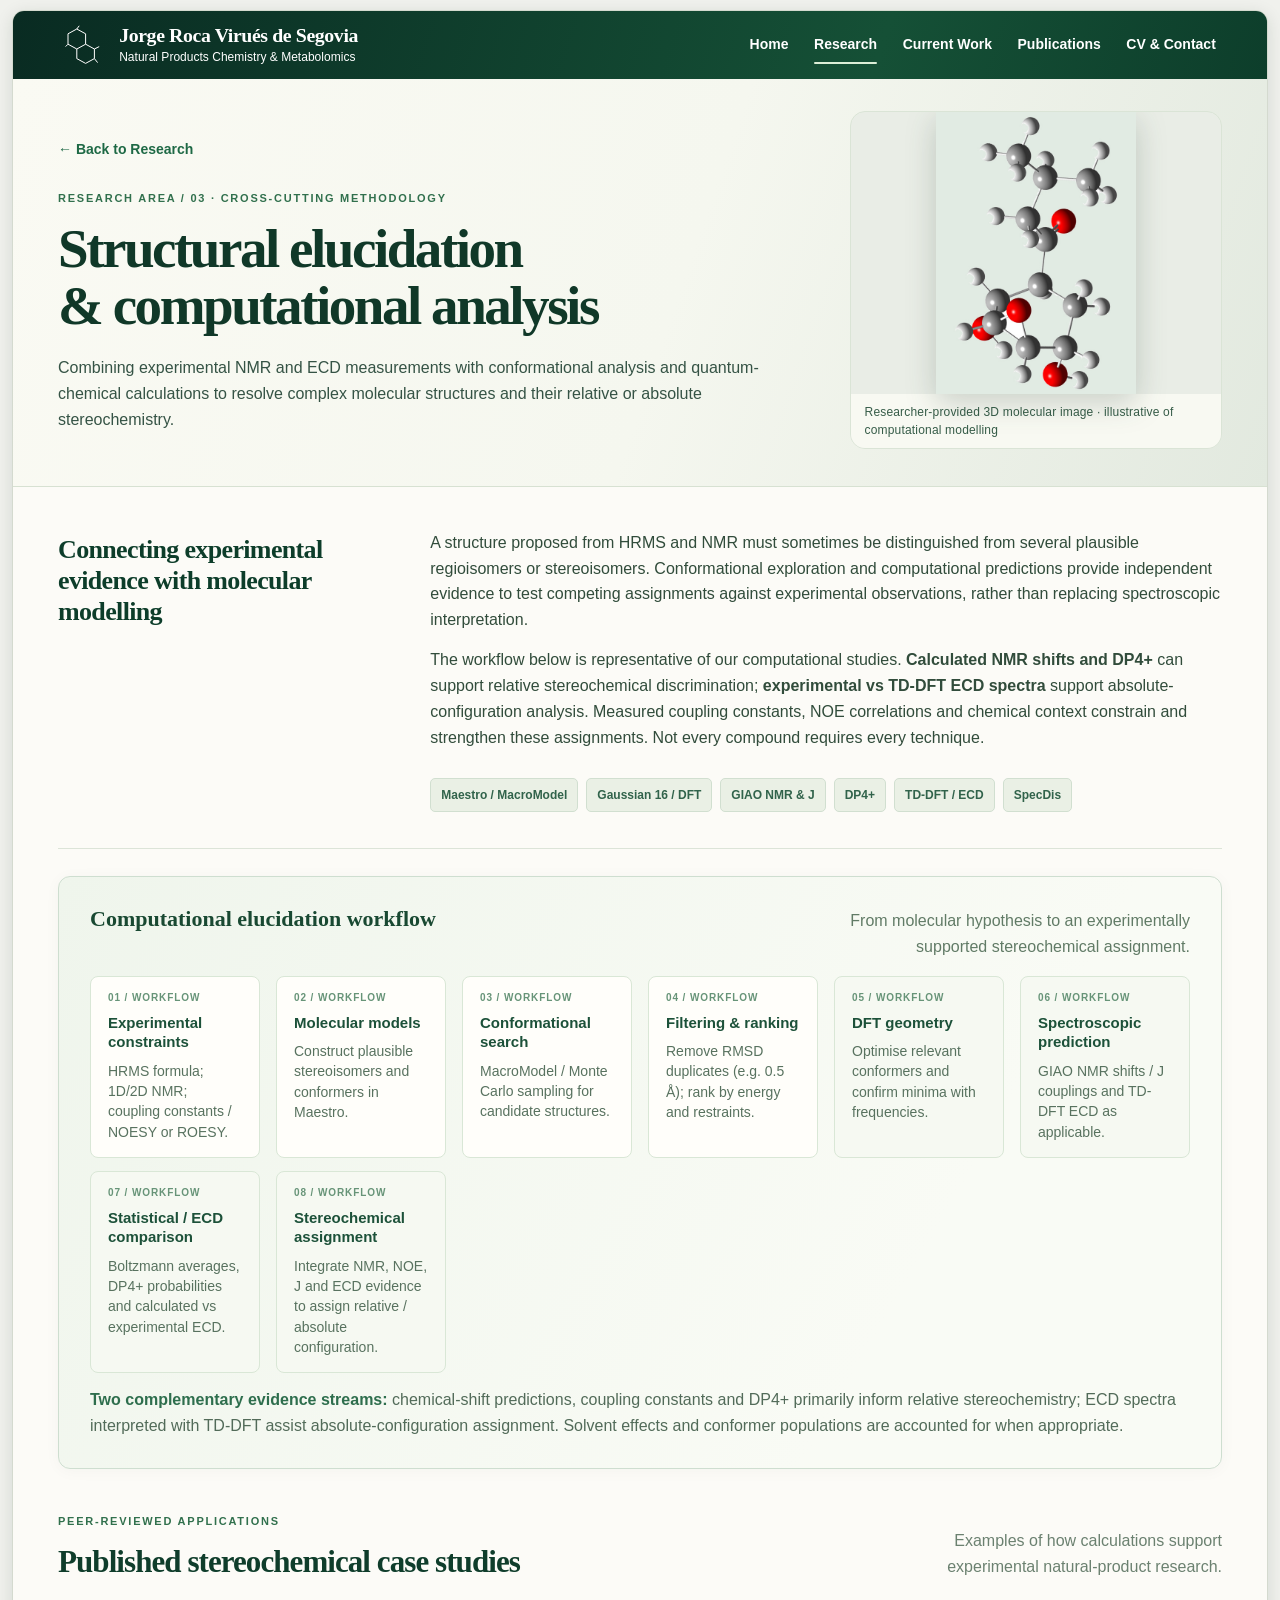
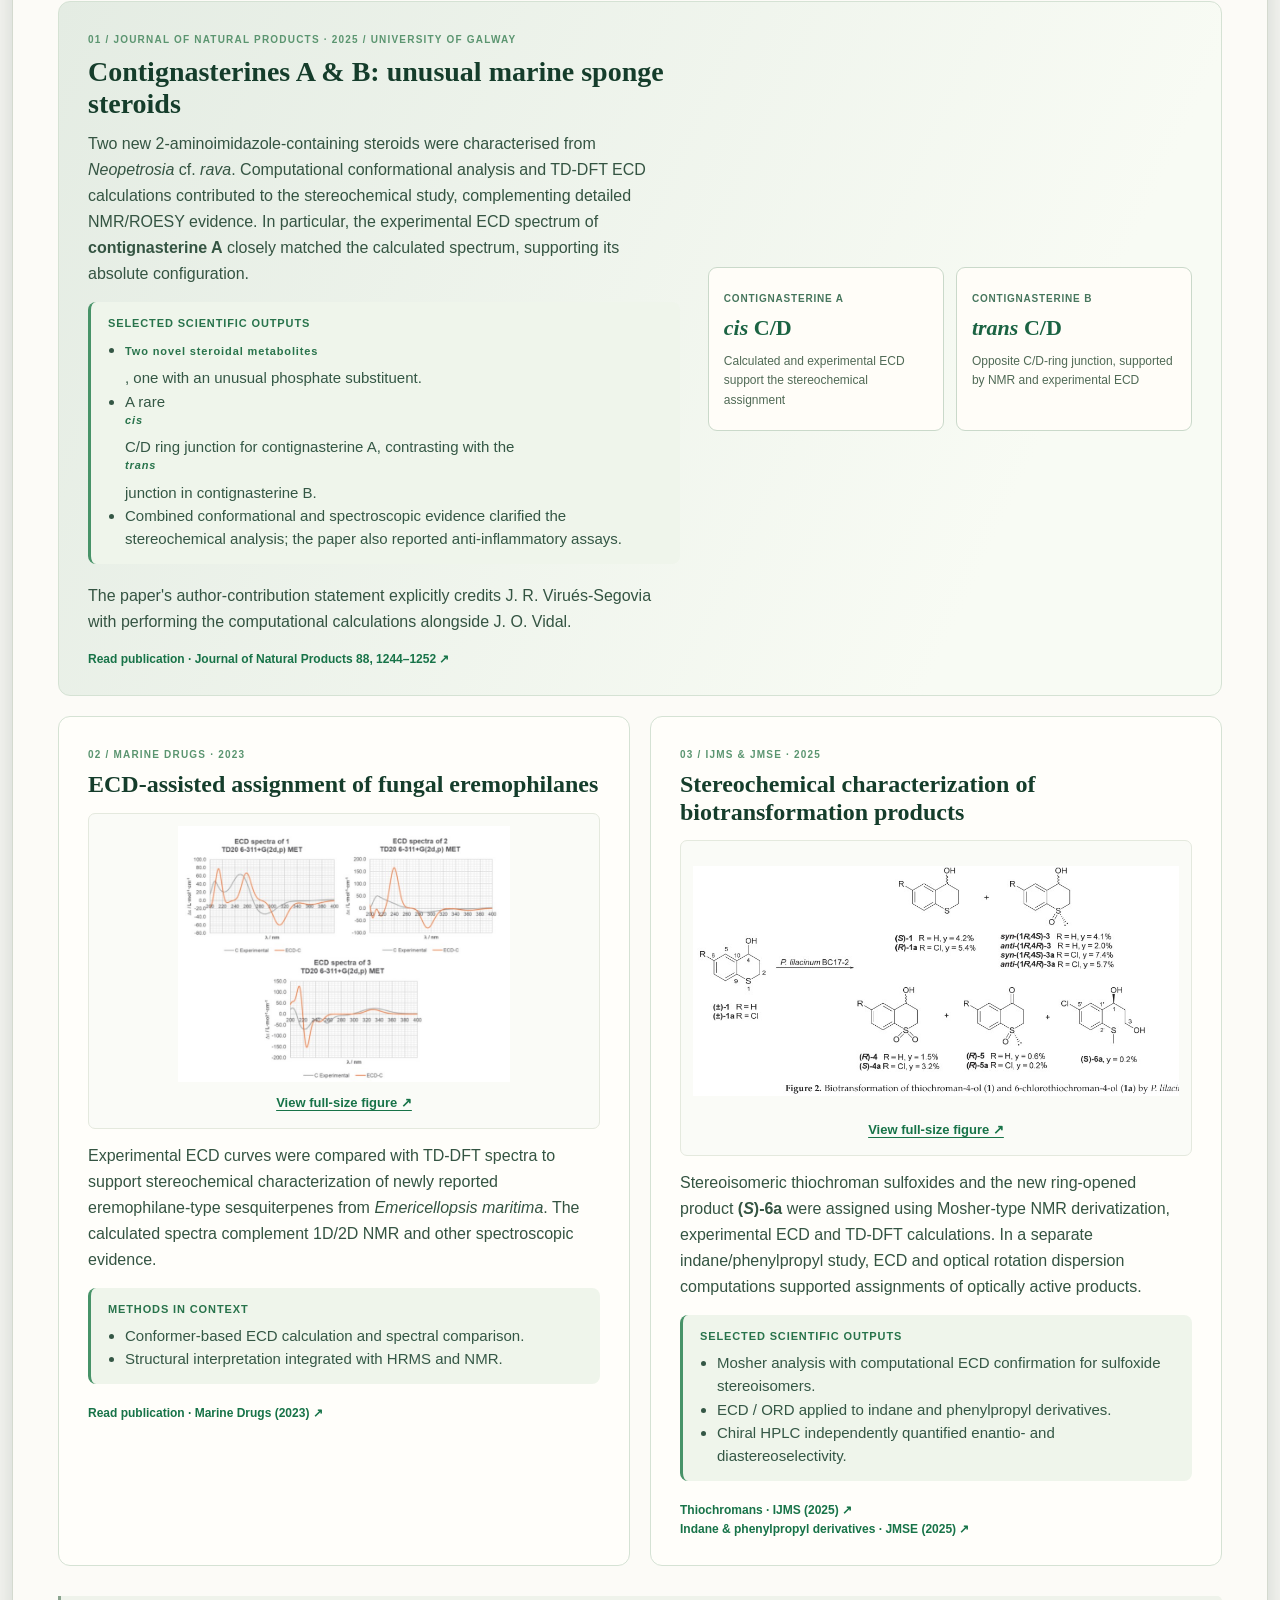
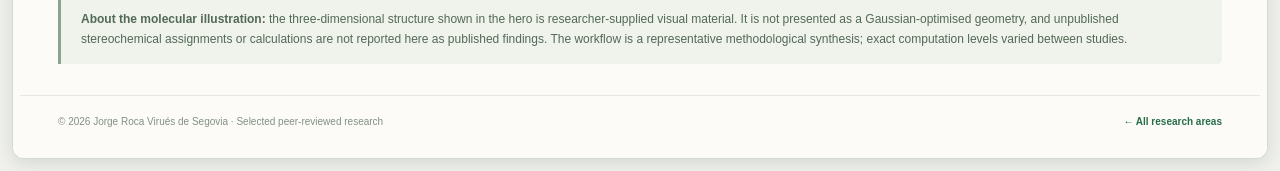
<file: structural-elucidation.html>
<!DOCTYPE html><html lang="en"><head><meta charset="utf-8"/><meta content="width=device-width,initial-scale=1" name="viewport"/><title>Structural elucidation &amp; computational analysis | Jorge Roca Virués de Segovia</title><meta name="description" content="Research workflow for conformational modelling, NMR calculations, TD-DFT ECD, DP4+ and published stereochemical assignments."/><link href="assets/style.css" rel="stylesheet"/><style>
/* V16 Research detail: editorial academic layout, desktop-first */
.np16{background:#fcfbf7;color:#173b2a}
.np16 *{box-sizing:border-box}
.np16 .np-shell{max-width:1240px;padding:0 38px;margin:auto}
.np16 .np-hero{background:linear-gradient(109deg,#fafaf3 0%,#f5f7ef 53%,#e2e9df 100%);border-bottom:1px solid #d7e1d2;position:relative;overflow:hidden}
.np16 .np-hero-inner{min-height:345px;display:grid;grid-template-columns:minmax(0,1fr) 33%;gap:44px;align-items:center;padding-top:32px;padding-bottom:37px}
.np16 .np-eyebrow{display:block;font:700 10px/1.3 Arial,sans-serif;letter-spacing:.16em;color:#31704d;margin-bottom:14px}
.np16 h1{font:700 clamp(39px,4.3vw,59px)/1.035 Georgia,serif;letter-spacing:-.045em;color:#103828;margin:0 0 20px}
.np16 .np-hero p{font:15.5px/1.67 Arial,sans-serif;max-width:770px;margin:12px 0 0;color:#355345}
.np16 .np-back{display:inline-flex;align-items:center;gap:7px;color:#1e6945;font:700 12px Arial,sans-serif;margin:0 0 20px}
.np16 .np-back:hover{text-decoration:underline;text-underline-offset:4px}
.np16 .np-hero-img{width:100%;aspect-ratio:1/.92;border-radius:15px;background:radial-gradient(circle at 46% 42%,#f7f5e9 0%,#d1dfd0 78%,#bfd0c0 100%);display:grid;place-items:center;position:relative;border:1px solid #dae4d6;overflow:hidden}
.np16 .np-hero-img img{width:110%;height:110%;object-fit:contain;filter:drop-shadow(0 9px 15px rgba(27,57,41,.21))}
.np16 .np-img-label{position:absolute;bottom:13px;left:15px;right:15px;padding:8px 10px;border-radius:5px;background:rgba(251,251,244,.88);color:#365c48;font:10px/1.4 Arial,sans-serif;letter-spacing:.015em}
.np16 .np-intro{display:grid;grid-template-columns:27% 1fr;gap:58px;padding-top:43px;padding-bottom:36px;border-bottom:1px solid #dce4d8}
.np16 .np-intro h2{font:700 26px/1.2 Georgia,serif;letter-spacing:-.025em;margin:4px 0 0;color:#0d3d2a}
.np16 .np-intro-text p{font:14px/1.8 Arial,sans-serif;color:#314c3b;margin:0 0 14px}
.np16 .np-intro-text p:last-child{margin-bottom:0}
.np16 .np-methods{display:flex;flex-wrap:wrap;gap:8px;padding-top:13px}
.np16 .np-methods span{background:#eaf0e5;border:1px solid #d1dfd0;border-radius:5px;padding:7px 10px;color:#31634b;font:700 11px/1.25 Arial,sans-serif}
.np16 .np-section-heading{display:flex;justify-content:space-between;align-items:end;gap:25px;margin:45px 0 21px}
.np16 .np-section-heading h2{font:700 31px/1.14 Georgia,serif;letter-spacing:-.03em;color:#0f3d2b;margin:0}
.np16 .np-section-heading p{font:12px/1.55 Arial,sans-serif;color:#6b8170;max-width:320px;margin:0;text-align:right}
.np16 .np-study-grid{display:grid;grid-template-columns:repeat(2,minmax(0,1fr));gap:20px}
.np16 .np-study{border:1px solid #dce5d8;border-radius:11px;overflow:hidden;background:#fffefa;display:flex;flex-direction:column;min-width:0}
.np16 .np-study-visual{height:232px;overflow:hidden;background:#f8f8f2;display:grid;place-items:center;padding:17px 22px;border-bottom:1px solid #e0e6dc}
.np16 .np-study-visual img{display:block;max-height:100%;max-width:100%;width:100%;height:190px;object-fit:contain;mix-blend-mode:multiply}
.np16 .np-study-body{padding:22px 25px 24px;display:flex;flex-direction:column;flex:1}
.np16 .np-study-id{font:700 10px/1.4 Arial,sans-serif;color:#4f8b67;letter-spacing:.10em;margin-bottom:10px}
.np16 .np-study h3{font:700 23px/1.16 Georgia,serif;color:#103d2b;margin:0 0 13px}
.np16 .np-study p{font:13.5px/1.67 Arial,sans-serif;color:#354d3c;margin:0 0 16px}
.np16 .np-study-meta{display:flex;gap:11px;align-items:baseline;padding:11px 0;border-top:1px solid #e3e9df;margin-top:auto}
.np16 .np-study-meta strong{font:700 27px Georgia,serif;color:#1b6c45;flex:0 0 80px}
.np16 .np-study-meta span{font:11px/1.5 Arial,sans-serif;color:#3e5a46}
.np16 .np-paper{font:700 12px/1.35 Arial,sans-serif;color:#136443;display:inline-flex;gap:9px;align-items:center;padding-top:14px}
.np16 .np-paper:hover{text-decoration:underline;text-underline-offset:3px}
.np16 .np-caption{font:10.5px/1.5 Arial,sans-serif;color:#6d7e6c;margin:12px 0 0}
.np16 .np-kribbella{display:grid;grid-template-columns:37% 1fr;gap:28px;min-height:302px;border:1px solid #dbe4d7;border-radius:12px;background:#fffefa;overflow:hidden;margin-top:20px}
.np16 .np-bacteria-visual{background:linear-gradient(148deg,#dfe9e1 0,#cadbd0 59%,#b0cbbc 100%);display:flex;flex-direction:column;justify-content:space-between;position:relative;overflow:hidden;padding:23px 26px}
.np16 .np-bacteria-visual:after{content:'';position:absolute;width:245px;height:245px;right:-80px;top:45px;border:1px solid rgba(18,91,53,.18);border-radius:50%;box-shadow:0 0 0 20px rgba(255,255,255,.08),0 0 0 56px rgba(255,255,255,.07)}
.np16 .np-bacteria-visual .np-visual-tag{position:relative;z-index:1;font:700 10px Arial,sans-serif;letter-spacing:.13em;color:#347257}
.np16 .np-bacteria-visual strong{position:relative;z-index:1;display:block;font:700 38px/1.03 Georgia,serif;color:#15523a;letter-spacing:-.05em}
.np16 .np-bacteria-visual span{position:relative;z-index:1;font:12px/1.55 Arial,sans-serif;color:#3f6855}
.np16 .np-bacteria-copy{padding:28px 34px 24px 2px}
.np16 .np-bacteria-copy h3{font:700 26px/1.16 Georgia,serif;color:#103d2b;margin:0 0 14px}
.np16 .np-bacteria-copy p{font:13.5px/1.68 Arial,sans-serif;color:#34503e;margin:0 0 13px}
.np16 .np-bacteria-copy .np-facts{font:12px/1.5 Arial,sans-serif;color:#276144;background:#ebf2ea;border-radius:7px;padding:10px 12px;margin:14px 0 0}
.np16 .np-thesis{display:grid;grid-template-columns:29% 1fr;gap:27px;align-items:center;border-top:1px solid #dce4d8;padding:31px 0 31px;margin-top:37px}
.np16 .np-thesis-photo{border-radius:10px;background:radial-gradient(circle,#eff2e6,#dce5d8);display:flex;align-items:center;justify-content:center;overflow:hidden;aspect-ratio:1/.88}
.np16 .np-thesis-photo img{max-width:110%;width:105%;height:108%;object-fit:contain;filter:drop-shadow(0 7px 11px rgba(27,57,41,.2))}
.np16 .np-thesis h3{font:700 24px/1.18 Georgia,serif;color:#103d2b;margin:0 0 11px}
.np16 .np-thesis p{font:13px/1.72 Arial,sans-serif;color:#3c5745;margin:0 0 11px}
.np16 .np-thesis .np-boundary{border-left:3px solid #76aa81;padding:6px 13px;margin:12px 0 0;background:#f0f5ed;font:12px/1.6 Arial,sans-serif;color:#426b50}
.np16 .np-conclusion{background:#eaf1e7;border:1px solid #d5e3d0;border-radius:10px;padding:23px 27px;display:grid;grid-template-columns:23% 1fr;gap:20px;margin:5px 0 35px}
.np16 .np-conclusion h2{font:700 22px/1.2 Georgia,serif;color:#16442f;margin:0}
.np16 .np-conclusion p{font:13px/1.7 Arial,sans-serif;color:#3d5d46;margin:0}
.np16 .np-foot{padding:19px 38px 29px;border-top:1px solid #e3e8e0;max-width:1240px;margin:auto;display:flex;justify-content:space-between;align-items:center;gap:20px;color:#829184;font:10px/1.4 Arial,sans-serif}
.np16 .np-foot a{color:#276d49;font-weight:700}
@media(max-width:900px){.np16 .np-hero-inner{grid-template-columns:1fr 30%;gap:25px}.np16 .np-shell{padding:0 22px}.np16 .np-intro{gap:25px;grid-template-columns:29% 1fr}.np16 .np-kribbella{grid-template-columns:34% 1fr}}
@media(max-width:680px){.np16 .np-shell{padding:0 17px}.np16 .np-hero-inner{grid-template-columns:1fr;gap:17px;padding-top:24px;padding-bottom:24px}.np16 h1{font-size:37px}.np16 .np-hero-img{display:none}.np16 .np-intro{display:block;padding-top:23px;padding-bottom:26px}.np16 .np-intro h2{margin-bottom:13px}.np16 .np-study-grid{grid-template-columns:1fr}.np16 .np-study-visual{height:220px}.np16 .np-section-heading{display:block;margin-top:31px}.np16 .np-section-heading p{text-align:left;margin-top:7px}.np16 .np-kribbella{grid-template-columns:1fr}.np16 .np-bacteria-visual{min-height:174px}.np16 .np-bacteria-visual strong{font-size:32px}.np16 .np-bacteria-copy{padding:22px}.np16 .np-thesis{grid-template-columns:1fr}.np16 .np-thesis-photo{max-height:230px}.np16 .np-conclusion{grid-template-columns:1fr;gap:10px}.np16 .np-foot{padding:18px;display:block}}

/* V17 scientific results expansion */
.np16 .np-study-grid{gap:22px;align-items:stretch}
.np16 .np-study-visual{height:250px}
.np16 .np-study-body{padding:25px 27px 26px}
.np16 .np-study-body p{margin:0 0 12px}
.np16 .np-results{margin:12px 0 14px;padding:15px 17px;border:1px solid #d8e5d9;background:#f2f7ef;border-radius:8px;}
.np16 .np-results-title{font:700 10px/1.2 Arial,sans-serif;letter-spacing:.13em;color:#327456;margin-bottom:9px}
.np16 .np-results ul{margin:0;padding:0 0 0 17px;color:#344c3a;font:12px/1.6 Arial,sans-serif}
.np16 .np-results li{margin:4px 0}
.np16 .np-bio{border-top:1px solid #dce7d7;padding-top:15px;margin-top:5px;}
.np16 .np-bio h4{margin:0 0 9px;font:700 16px/1.3 Georgia,serif;color:#174732}
.np16 .np-bio p{margin:0 0 10px;font:12.8px/1.65 Arial,sans-serif;color:#385442}
.np16 .np-quant{display:flex;align-items:baseline;gap:12px;border-left:3px solid #31805b;background:#eaf3e9;padding:11px 13px;margin:11px 0 13px;border-radius:0 6px 6px 0}
.np16 .np-quant strong{font:700 20px/1.1 Georgia,serif;color:#17633e;white-space:nowrap}
.np16 .np-quant span{font:11.5px/1.48 Arial,sans-serif;color:#3c5c48}
.np16 .np-study-meta{margin-top:15px}
.np16 .np-kribbella{grid-template-columns:44% 1fr;align-items:stretch}
.np16 .np-bacteria-visual{padding:20px;background:#f6f7f1;display:flex;justify-content:center;gap:11px}
.np16 .np-bacteria-visual:after{display:none}
.np16 .np-structure-ref{display:block;font:11px/1.4 Arial,sans-serif;text-align:center;color:#527360}
.np16 .np-structure-ref a{color:#236942;text-decoration:underline;text-underline-offset:2px}
.np16 .np-structure-original{display:block;width:100%;height:310px;object-fit:contain;background:#fff;border:1px solid #e1e8dd;border-radius:7px}
.np16 .np-structure-fallback{display:none;align-items:center;justify-content:center;flex-direction:column;min-height:265px;border:1px dashed #a9c4b2;background:#eaf0e8;border-radius:8px;padding:18px;text-align:center;gap:9px}
.np16 .np-structure-fallback strong{font:700 23px/1.15 Georgia,serif;color:#174732}
.np16 .np-structure-fallback span{font:11px/1.5 Arial,sans-serif;color:#3b634b}
.np16 .np-bacteria-copy{padding:24px 29px 26px 0}
.np16 .np-bacteria-copy p{margin-bottom:11px}
.np16 .np-bacteria-copy .np-facts{margin:11px 0}
.np16 .np-science-asterisk{font:10.5px/1.55 Arial,sans-serif;color:#63806a;margin-top:13px}
@media(max-width:900px){.np16 .np-study-grid{grid-template-columns:1fr}.np16 .np-study-visual{height:225px}.np16 .np-kribbella{grid-template-columns:1fr}.np16 .np-bacteria-copy{padding:24px}}
@media(max-width:600px){.np16 .np-quant{display:block}.np16 .np-quant strong{display:block;margin-bottom:4px}.np16 .np-structure-original{height:280px}}

.np16 .np-bacteria-published-v18{background:#fbfaf6;min-height:385px;padding:16px 20px;display:flex;gap:12px;flex-direction:column;justify-content:space-around}
.np16 .np-bacteria-published-v18:after{display:none}
.np16 .np-bacteria-published-v18 .np-structure-original{width:100%;height:305px;object-fit:contain;border:0;max-width:100%;background:transparent}
.np16 .np-bacteria-published-v18 .np-visual-tag{z-index:0}
.np16 .np-bacteria-published-v18 .np-structure-ref{font-size:10px;line-height:1.5}
@media(max-width:700px){.np16 .np-bacteria-published-v18{min-height:350px}.np16 .np-bacteria-published-v18 .np-structure-original{height:260px}}


/* biotransformations study detail V18 */
.bio18 .np-hero-inner{min-height:325px;grid-template-columns:minmax(0,1fr) 35%}
.bio18 .np-hero-img{aspect-ratio:1/.72}
.bio18 .np-hero-img img{width:100%;height:100%;object-fit:cover;filter:none}
.bio18 .np-hero-img{border-radius:12px;background:#dde8dc}
.bio18 .np-study-visual{height:274px;background:#fff}
.bio18 .np-study-visual img{height:238px;mix-blend-mode:normal;object-fit:contain}
.bio18 .np-study-visual svg{width:100%;height:auto;max-height:245px}
.bio18 .np-results{margin:10px 0 14px}
.bio18 .np-paper{padding-top:12px}
.bio18 .bio-chart-tag{font:700 10px Arial,sans-serif;letter-spacing:.1em;color:#337954}
.bio18 .bio-metric{background:#edf4ea;border-left:4px solid #34825d;display:flex;align-items:center;gap:12px;padding:14px 17px;border-radius:0 8px 8px 0;margin:13px 0}
.bio18 .bio-metric strong{font:700 25px Georgia,serif;color:#17583b;white-space:nowrap}
.bio18 .bio-metric span{font:12px/1.5 Arial,sans-serif;color:#43624e}
.bio18 .bio-lab{border:1px solid #d5e2d5;border-radius:12px;background:#f1f6ec;display:grid;grid-template-columns:1fr 28% 28%;gap:19px;padding:26px 28px;align-items:center;margin:25px 0}
.bio18 .bio-lab h3{font:700 23px Georgia,serif;color:#173d2b;margin:0 0 12px}
.bio18 .bio-lab p{font:13px/1.7 Arial,sans-serif;color:#415b49;margin:0}
.bio18 .bio-lab-photo{width:100%;height:176px;display:grid;place-items:center;overflow:hidden;border-radius:9px;background:#e2eadd}
.bio18 .bio-lab-photo img{max-width:112%;width:105%;height:113%;object-fit:contain}
.bio18 .bio-caption{font:11px/1.6 Arial,sans-serif;color:#5c735e;margin:6px 0 0}
.bio18 .bio-review{display:grid;grid-template-columns:32% 1fr;gap:34px;padding:31px 34px;background:#e9f0e7;border-radius:12px;border:1px solid #d0dece;margin:40px 0 37px}
.bio18 .bio-review h3{font:700 24px/1.18 Georgia,serif;color:#103d2a;margin:6px 0 12px}
.bio18 .bio-review p{font:13px/1.7 Arial,sans-serif;color:#344f3c;margin:0 0 12px}
.bio18 .bio-meta-line{color:#6e8373;font:11px/1.5 Arial,sans-serif;margin-top:8px}
.bio18 .bio-negative{background:#f3f4ec;border:1px solid #e1e6d9;border-left:4px solid #a3aa77;border-radius:0 7px 7px 0;padding:13px 16px;margin:15px 0}
.bio18 .bio-negative strong{font:700 13px/1.35 Arial,sans-serif;color:#3d513d}
.bio18 .bio-negative p{margin:6px 0 0;font-size:12px}
@media(max-width:900px){.bio18 .bio-lab{grid-template-columns:1fr 31%;}.bio18 .bio-lab-photo:last-child{display:none}}
@media(max-width:680px){.bio18 .np-hero-inner{grid-template-columns:1fr}.bio18 .bio-lab{display:block}.bio18 .bio-lab-photo{display:none}.bio18 .bio-review{grid-template-columns:1fr;padding:22px}}

/* V19: review-led narrative, scaffold relevance and indinavir connection */
.bio18 .bio-review{margin:25px 0 20px;grid-template-columns:30% 1fr;background:#e9f0e7;padding:30px 34px}
.bio18 .bio-review h3{font-size:25px;line-height:1.18}
.bio18 .bio-review .bio-review-context{font-size:12px;color:#41664d;padding-top:9px;border-top:1px solid #c7d7c7}
.bio18 .np-section-heading{margin-top:37px}
.bio18 .bio-scaffold-context{background:#f6f5ee;border:1px solid #e3e3d7;border-left:3px solid #77a08a;border-radius:0 7px 7px 0;padding:13px 16px;margin:7px 0 13px}
.bio18 .bio-scaffold-context .bio-context-label{display:block;font:700 10px/1.4 Arial,sans-serif;letter-spacing:.11em;color:#547a5d;margin-bottom:7px}
.bio18 .bio-scaffold-context p{font:12.5px/1.66 Arial,sans-serif;color:#405744;margin:0}
.bio18 .bio-indinavir-feature{background:#edf3e8;border:1px solid #c4d5c3;border-radius:9px;overflow:hidden;margin:17px 0 19px;box-shadow:0 2px 7px rgba(22,66,42,.04)}
.bio18 .bio-indinavir-title{padding:13px 17px 12px;background:#174e35;color:#fff;display:grid;gap:5px}
.bio18 .bio-indinavir-title span{font:700 10px/1.1 Arial,sans-serif;letter-spacing:.12em;color:#c1e4ca}
.bio18 .bio-indinavir-title strong{font:700 17px/1.28 Georgia,serif;color:#f4f8ed}
.bio18 .bio-indinavir-body{padding:16px 18px 17px}
.bio18 .bio-indinavir-values{display:grid;grid-template-columns:1fr 1fr;gap:10px;margin-bottom:15px}
.bio18 .bio-indinavir-values>div{display:flex;flex-direction:column;gap:3px;padding:10px 12px;background:#f8fcf5;border:1px solid #d7e3d2;border-radius:6px}
.bio18 .bio-indinavir-values strong{font:700 27px/1.05 Georgia,serif;color:#1d704b}
.bio18 .bio-indinavir-values span{font:10.5px/1.3 Arial,sans-serif;color:#46644b}
.bio18 .bio-indinavir-feature p{font:12.5px/1.65 Arial,sans-serif;margin:0;color:#314e3a}
@media(max-width:680px){.bio18 .bio-review{margin:21px 0 13px;padding:20px 21px}.bio18 .bio-indinavir-values strong{font-size:23px}}

/* V21 research methods: native HTML, responsive diagrams */
.np16 .wf21{margin:28px 0 37px;padding:24px 26px 23px;border:1px solid #ceded0;border-radius:12px;background:linear-gradient(120deg,#eff5ec,#f9fbf5 72%);box-shadow:0 2px 16px rgba(18,58,35,.035)}
.np16 .wf21-top{display:flex;align-items:baseline;justify-content:space-between;gap:26px;margin-bottom:16px}
.np16 .wf21-top h2{font:700 22px/1.2 Georgia,serif;color:#194932;margin:0}
.np16 .wf21-top p{max-width:400px;text-align:right;font:11.5px/1.5 Arial,sans-serif;color:#617b66;margin:0}
.np16 .wf21-items{display:grid;grid-template-columns:repeat(7,minmax(0,1fr));gap:9px;align-items:stretch;counter-reset:wf-step}
.np16 .wf21-step{position:relative;min-height:124px;padding:12px 9px 12px 11px;border:1px solid #d9e7d6;border-radius:8px;background:#fffefa;display:flex;flex-direction:column;gap:9px;counter-increment:wf-step}
.np16 .wf21-step:not(:last-child):after{content:'›';position:absolute;z-index:4;right:-11px;top:38px;font:700 23px Georgia,serif;color:#3a8862}
.np16 .wf21-step-num{font:700 10px/1.2 Arial,sans-serif;letter-spacing:.09em;color:#679478}
.np16 .wf21-step strong{font:700 12px/1.27 Arial,sans-serif;color:#1c5139}
.np16 .wf21-step small{font:11px/1.3 Arial,sans-serif;color:#58725f}
.np16 .wf21-bottom{margin:14px 0 0;font:11.5px/1.55 Arial,sans-serif;color:#526b59}
.np16 .wf21-bottom strong{color:#2e6e4d}
@media(max-width:1030px){.np16 .wf21-items{grid-template-columns:repeat(4,minmax(0,1fr))}.np16 .wf21-step:nth-child(4):after{display:none}.np16 .wf21-top{display:block}.np16 .wf21-top p{text-align:left;margin:7px 0 0}}
@media(max-width:680px){.np16 .wf21{padding:17px}.np16 .wf21-items{grid-template-columns:repeat(2,minmax(0,1fr))}.np16 .wf21-step{min-height:113px}.np16 .wf21-step:nth-child(even):after{display:none}}

/* V21 research methods: native HTML, responsive diagrams */
.np16 .wf21{margin:28px 0 37px;padding:24px 26px 23px;border:1px solid #ceded0;border-radius:12px;background:linear-gradient(120deg,#eff5ec,#f9fbf5 72%);box-shadow:0 2px 16px rgba(18,58,35,.035)}
.np16 .wf21-top{display:flex;align-items:baseline;justify-content:space-between;gap:26px;margin-bottom:16px}
.np16 .wf21-top h2{font:700 22px/1.2 Georgia,serif;color:#194932;margin:0}
.np16 .wf21-top p{max-width:400px;text-align:right;font:11.5px/1.5 Arial,sans-serif;color:#617b66;margin:0}
.np16 .wf21-items{display:grid;grid-template-columns:repeat(7,minmax(0,1fr));gap:9px;align-items:stretch;counter-reset:wf-step}
.np16 .wf21-step{position:relative;min-height:124px;padding:12px 9px 12px 11px;border:1px solid #d9e7d6;border-radius:8px;background:#fffefa;display:flex;flex-direction:column;gap:9px;counter-increment:wf-step}
.np16 .wf21-step:not(:last-child):after{content:'›';position:absolute;z-index:4;right:-11px;top:38px;font:700 23px Georgia,serif;color:#3a8862}
.np16 .wf21-step-num{font:700 10px/1.2 Arial,sans-serif;letter-spacing:.09em;color:#679478}
.np16 .wf21-step strong{font:700 12px/1.27 Arial,sans-serif;color:#1c5139}
.np16 .wf21-step small{font:11px/1.3 Arial,sans-serif;color:#58725f}
.np16 .wf21-bottom{margin:14px 0 0;font:11.5px/1.55 Arial,sans-serif;color:#526b59}
.np16 .wf21-bottom strong{color:#2e6e4d}
@media(max-width:1030px){.np16 .wf21-items{grid-template-columns:repeat(4,minmax(0,1fr))}.np16 .wf21-step:nth-child(4):after{display:none}.np16 .wf21-top{display:block}.np16 .wf21-top p{text-align:left;margin:7px 0 0}}
@media(max-width:680px){.np16 .wf21{padding:17px}.np16 .wf21-items{grid-template-columns:repeat(2,minmax(0,1fr))}.np16 .wf21-step{min-height:113px}.np16 .wf21-step:nth-child(even):after{display:none}}

/* V21 structural elucidation: editorial methodology page */
.comp21 .np-hero-inner{grid-template-columns:minmax(0,1fr) 32%}
.comp21 .np-hero-img{aspect-ratio:1/.92;background:#e9ede6}
.comp21 .np-hero-img img{width:94%;height:94%;object-fit:contain}
.comp21 .comp-intro{margin-bottom:24px}
.comp21 .comp-wf{padding:29px 31px;margin:27px 0 35px}
.comp21 .comp-wf .wf21-items{grid-template-columns:repeat(4,minmax(0,1fr));gap:13px 16px}
.comp21 .comp-wf .wf21-step{min-height:116px;padding:15px 17px}
.comp21 .comp-wf .wf21-step:nth-child(4):after{display:none}
.comp21 .comp-wf .wf21-step:nth-child(n+5){background:#f6f9f2}
.comp21 .comp-cases{display:grid;grid-template-columns:minmax(0,1fr) minmax(0,1fr);gap:20px;margin:22px 0 30px}
.comp21 .comp-feature{padding:27px 29px;border-radius:12px;background:#fffefa;border:1px solid #d5e2d4}
.comp21 .comp-feature .comp-kicker{font:700 10px/1.3 Arial,sans-serif;letter-spacing:.12em;color:#5b9570}
.comp21 .comp-feature h3{margin:10px 0 11px;font:700 24px/1.14 Georgia,serif;color:#153d2b}
.comp21 .comp-feature p{margin:0 0 14px;font:13.3px/1.74 Arial,sans-serif;color:#345442}
.comp21 .comp-feature a{font:700 12px/1.5 Arial,sans-serif;color:#177348}
.comp21 .comp-results{margin:15px 0 19px;padding:14px 17px;background:#eff5eb;border-radius:8px;border-left:3px solid #479368}
.comp21 .comp-results strong{display:block;font:700 11px/1.3 Arial,sans-serif;letter-spacing:.08em;color:#28734b;margin-bottom:8px}
.comp21 .comp-results ul{margin:0;padding-left:17px;font:12px/1.6 Arial,sans-serif;color:#345745}
.comp21 .comp-galway{grid-column:1/-1;display:grid;grid-template-columns:1.1fr .9fr;gap:28px;background:linear-gradient(115deg,#e4ece3,#f8fbf4 80%);align-items:center}
.comp21 .comp-galway h3{font-size:28px}
.comp21 .comp-pair{display:grid;grid-template-columns:1fr 1fr;gap:12px}
.comp21 .comp-pair > div{background:#fffdf8;border:1px solid #cad9ca;border-radius:9px;padding:20px 15px;min-height:164px}
.comp21 .comp-pair span{font:700 10px Arial,sans-serif;letter-spacing:.08em;color:#46765d}
.comp21 .comp-pair strong{display:block;margin:11px 0;font:700 22px/1.09 Georgia,serif;color:#1b6343}
.comp21 .comp-pair small{font:12px/1.48 Arial,sans-serif;color:#506a56}
.comp21 .comp-source-visual{height:194px;background:#f9f9f5;border-radius:7px;display:flex;align-items:center;justify-content:center;overflow:hidden;margin:14px 0;border:1px solid #e4e9de}
.comp21 .comp-source-visual img{width:100%;height:100%;object-fit:contain}
.comp21 .comp-caveat{padding:14px 20px;background:#eff3eb;border-left:3px solid #8aa48f;font:12px/1.65 Arial,sans-serif;color:#536957;border-radius:0 5px 5px 0;margin:22px 0 31px}
@media(max-width:900px){.comp21 .comp-galway{grid-template-columns:1fr}.comp21 .comp-wf .wf21-items{grid-template-columns:repeat(2,minmax(0,1fr))}.comp21 .comp-wf .wf21-step:nth-child(even):after{display:none}}
@media(max-width:680px){.comp21 .np-hero-inner{grid-template-columns:1fr}.comp21 .comp-cases{grid-template-columns:1fr}.comp21 .comp-galway{grid-column:1}.comp21 .comp-pair{grid-template-columns:1fr}.comp21 .comp-wf{padding:17px}.comp21 .comp-feature{padding:20px}}
</style><link rel="stylesheet" href="assets/layout.css"/>
</head><body><a class="skip-link" href="#structural-main">Skip to content</a><div class="site-frame"><header class="site-header"><div class="header-inner"><a aria-label="Go to homepage" class="brand" href="index.html#home"><svg aria-hidden="true" class="brand-symbol" fill="none" stroke="currentColor" stroke-width="1.25" viewbox="0 0 50 50"><path d="M16 5 27 11v13l-11 6L5 24V11Zm11 19 11 6v12l-11 6-11-6V30"></path><path d="m16 5 3-4M5 24l-3 3m36 3 6-3m-6 15 4 5"></path></svg><span class="brand-copy"><strong>Jorge Roca Virués de Segovia</strong><small>Natural Products Chemistry &amp; Metabolomics</small></span></a><button class="menu-toggle" type="button" aria-controls="portfolio-nav" aria-expanded="false" hidden>Menu <span aria-hidden="true">☰</span></button><nav aria-label="Main navigation" class="main-nav" id="portfolio-nav"><a data-nav="home" href="index.html#home">Home</a><a aria-current="page" data-nav="research" href="index.html#research">Research</a><a data-nav="work" href="index.html#work">Current Work</a><a data-nav="publications" href="index.html#publications">Publications</a><a data-nav="cv" href="index.html#cv">CV &amp; Contact</a></nav></div></header>
<main tabindex="-1" class="np16 comp21" id="structural-main">
<section class="np-hero"><div class="np-shell np-hero-inner"><div>
<a class="np-back" href="index.html#research">← Back to Research</a>
<span class="np-eyebrow">RESEARCH AREA / 03 · CROSS-CUTTING METHODOLOGY</span>
<h1>Structural elucidation<br/>&amp; computational analysis</h1>
<p>Combining experimental NMR and ECD measurements with conformational analysis and quantum-chemical calculations to resolve complex molecular structures and their relative or absolute stereochemistry.</p>
</div><div class="np-hero-img"><img alt="Three-dimensional image of compound 10 supplied by the researcher; shown as a molecular illustration, not claimed as a Gaussian geometry" src="assets/img/compound-10-portrait-card.jpg"/><div class="np-img-label">Researcher-provided 3D molecular image · illustrative of computational modelling</div></div></div></section>
<div class="np-shell">
<section class="np-intro comp-intro"><h2>Connecting experimental evidence with molecular modelling</h2><div class="np-intro-text">
<p>A structure proposed from HRMS and NMR must sometimes be distinguished from several plausible regioisomers or stereoisomers. Conformational exploration and computational predictions provide independent evidence to test competing assignments against experimental observations, rather than replacing spectroscopic interpretation.</p>
<p>The workflow below is representative of our computational studies. <strong>Calculated NMR shifts and DP4+</strong> can support relative stereochemical discrimination; <strong>experimental vs TD-DFT ECD spectra</strong> support absolute-configuration analysis. Measured coupling constants, NOE correlations and chemical context constrain and strengthen these assignments. Not every compound requires every technique.</p>
<div class="np-methods"><span>Maestro / MacroModel</span><span>Gaussian 16 / DFT</span><span>GIAO NMR &amp; J</span><span>DP4+</span><span>TD-DFT / ECD</span><span>SpecDis</span></div>
</div></section>
<section class="wf21 comp-wf" aria-label="Computational stereochemical assignment workflow">
<div class="wf21-top"><h2>Computational elucidation workflow</h2><p>From molecular hypothesis to an experimentally supported stereochemical assignment.</p></div>
<div class="wf21-items"><div class="wf21-step"><span class="wf21-step-num">01 / WORKFLOW</span><strong>Experimental constraints</strong><small>HRMS formula; 1D/2D NMR; coupling constants / NOESY or ROESY.</small></div><div class="wf21-step"><span class="wf21-step-num">02 / WORKFLOW</span><strong>Molecular models</strong><small>Construct plausible stereoisomers and conformers in Maestro.</small></div><div class="wf21-step"><span class="wf21-step-num">03 / WORKFLOW</span><strong>Conformational search</strong><small>MacroModel / Monte Carlo sampling for candidate structures.</small></div><div class="wf21-step"><span class="wf21-step-num">04 / WORKFLOW</span><strong>Filtering &amp; ranking</strong><small>Remove RMSD duplicates (e.g. 0.5 Å); rank by energy and restraints.</small></div><div class="wf21-step"><span class="wf21-step-num">05 / WORKFLOW</span><strong>DFT geometry</strong><small>Optimise relevant conformers and confirm minima with frequencies.</small></div><div class="wf21-step"><span class="wf21-step-num">06 / WORKFLOW</span><strong>Spectroscopic prediction</strong><small>GIAO NMR shifts / J couplings and TD-DFT ECD as applicable.</small></div><div class="wf21-step"><span class="wf21-step-num">07 / WORKFLOW</span><strong>Statistical / ECD comparison</strong><small>Boltzmann averages, DP4+ probabilities and calculated vs experimental ECD.</small></div><div class="wf21-step"><span class="wf21-step-num">08 / WORKFLOW</span><strong>Stereochemical assignment</strong><small>Integrate NMR, NOE, J and ECD evidence to assign relative / absolute configuration.</small></div></div>
<p class="wf21-bottom"><strong>Two complementary evidence streams:</strong> chemical-shift predictions, coupling constants and DP4+ primarily inform relative stereochemistry; ECD spectra interpreted with TD-DFT assist absolute-configuration assignment. Solvent effects and conformer populations are accounted for when appropriate.</p>
</section>
<div class="np-section-heading"><div><span class="np-eyebrow">PEER-REVIEWED APPLICATIONS</span><h2>Published stereochemical case studies</h2></div><p>Examples of how calculations support experimental natural-product research.</p></div>
<section class="comp-cases">
<article class="comp-feature comp-galway">
<div><span class="comp-kicker">01 / JOURNAL OF NATURAL PRODUCTS · 2025 / UNIVERSITY OF GALWAY</span>
<h3>Contignasterines A &amp; B: unusual marine sponge steroids</h3>
<p>Two new 2-aminoimidazole-containing steroids were characterised from <em>Neopetrosia</em> cf. <em>rava</em>. Computational conformational analysis and TD-DFT ECD calculations contributed to the stereochemical study, complementing detailed NMR/ROESY evidence. In particular, the experimental ECD spectrum of <strong>contignasterine A</strong> closely matched the calculated spectrum, supporting its absolute configuration.</p>
<div class="comp-results"><strong>SELECTED SCIENTIFIC OUTPUTS</strong><ul>
<li><strong>Two novel steroidal metabolites</strong>, one with an unusual phosphate substituent.</li>
<li>A rare <strong><i>cis</i></strong> C/D ring junction for contignasterine A, contrasting with the <strong><i>trans</i></strong> junction in contignasterine B.</li>
<li>Combined conformational and spectroscopic evidence clarified the stereochemical analysis; the paper also reported anti-inflammatory assays.</li>
</ul></div>
<p>The paper's author-contribution statement explicitly credits J. R. Virués-Segovia with performing the computational calculations alongside J. O. Vidal.</p>
<a href="https://doi.org/10.1021/acs.jnatprod.5c00118" target="_blank" rel="noopener noreferrer">Read publication · Journal of Natural Products 88, 1244–1252 ↗</a>
</div>
<div class="comp-pair" aria-label="Comparison of the two published steroid structures">
<div><span>CONTIGNASTERINE A</span><strong><i>cis</i> C/D</strong><small>Calculated and experimental ECD support the stereochemical assignment</small></div>
<div><span>CONTIGNASTERINE B</span><strong><i>trans</i> C/D</strong><small>Opposite C/D-ring junction, supported by NMR and experimental ECD</small></div>
</div>
</article>
<article class="comp-feature"><span class="comp-kicker">02 / MARINE DRUGS · 2023</span><h3>ECD-assisted assignment of fungal eremophilanes</h3>
<div class="comp-source-visual"><a class="figure-zoom" href="assets/img/figures/ecd-marine-drugs-2023.jpg"><img alt="Published experimental-versus-calculated ECD spectra from the Marine Drugs (2023) eremophilane study" src="assets/img/figures/ecd-marine-drugs-2023.jpg"/><span>View full-size figure ↗</span></a></div>
<p>Experimental ECD curves were compared with TD-DFT spectra to support stereochemical characterization of newly reported eremophilane-type sesquiterpenes from <em>Emericellopsis maritima</em>. The calculated spectra complement 1D/2D NMR and other spectroscopic evidence.</p>
<div class="comp-results"><strong>METHODS IN CONTEXT</strong><ul><li>Conformer-based ECD calculation and spectral comparison.</li><li>Structural interpretation integrated with HRMS and NMR.</li></ul></div>
<a href="https://doi.org/10.3390/md21120634" target="_blank" rel="noopener noreferrer">Read publication · Marine Drugs (2023) ↗</a>
</article>
<article class="comp-feature"><span class="comp-kicker">03 / IJMS &amp; JMSE · 2025</span><h3>Stereochemical characterization of biotransformation products</h3>
<div class="comp-source-visual"><a class="figure-zoom" href="assets/img/figures/biotransformation-ijms-2025.jpg"><img alt="Published structural transformation scheme from thiochroman biotransformation study, IJMS (2025)" src="assets/img/figures/biotransformation-ijms-2025.jpg"/><span>View full-size figure ↗</span></a></div>
<p>Stereoisomeric thiochroman sulfoxides and the new ring-opened product <strong>(<i>S</i>)-6a</strong> were assigned using Mosher-type NMR derivatization, experimental ECD and TD-DFT calculations. In a separate indane/phenylpropyl study, ECD and optical rotation dispersion computations supported assignments of optically active products.</p>
<div class="comp-results"><strong>SELECTED SCIENTIFIC OUTPUTS</strong><ul><li>Mosher analysis with computational ECD confirmation for sulfoxide stereoisomers.</li><li>ECD / ORD applied to indane and phenylpropyl derivatives.</li><li>Chiral HPLC independently quantified enantio- and diastereoselectivity.</li></ul></div>
<a href="https://doi.org/10.3390/ijms26030908" target="_blank" rel="noopener noreferrer">Thiochromans · IJMS (2025) ↗</a><br/>
<a href="https://doi.org/10.3390/jmse13081386" target="_blank" rel="noopener noreferrer">Indane &amp; phenylpropyl derivatives · JMSE (2025) ↗</a>
</article>
</section>
<div class="comp-caveat"><strong>About the molecular illustration:</strong> the three-dimensional structure shown in the hero is researcher-supplied visual material. It is not presented as a Gaussian-optimised geometry, and unpublished stereochemical assignments or calculations are not reported here as published findings. The workflow is a representative methodological synthesis; exact computation levels varied between studies.</div>
</div>
<div class="np-foot"><span>© 2026 Jorge Roca Virués de Segovia · Selected peer-reviewed research</span><a href="index.html#research">← All research areas</a></div>
</main></div><script src="assets/site.js" defer></script></body></html>
</file>
<file: assets/style.css>
/* Jorge Roca Virués de Segovia — visual reference implementation, 17 Nov 2026.
   Intentional design match to the author's supplied five-panel mockup.
   Scientific illustrations in research cards are original published figures, not AI-generated. */
:root{--pine:#103b2d;--pine-deep:#092f23;--pine-2:#14533a;--accent:#146940;--paper:#fbfaf6;--text:#152820;--muted:#4d5e51;--faint:#eef1e7;--line:#d9dfd3;--serif:Georgia,'Times New Roman',serif;--sans:Arial,'Helvetica Neue',sans-serif}
*{box-sizing:border-box}html{scroll-behavior:smooth}body{margin:0;background:#f0f1ed;color:var(--text);font-family:var(--sans);font-size:15px;-webkit-font-smoothing:antialiased}button,a{font:inherit}button{cursor:pointer}a{text-decoration:none;color:inherit}a:focus-visible,button:focus-visible{outline:3px solid #83c29c;outline-offset:3px}h1,h2,h3,p{margin-top:0}h1,h2,h3{font-family:var(--serif)}.skip-link{position:absolute;left:-9999px;top:3px;background:white;padding:10px;z-index:20}.skip-link:focus{left:3px}
.site-frame{max-width:1510px;min-height:min(830px,calc(100vh - 18px));width:calc(100% - 24px);margin:10px auto 12px;background:var(--paper);border:1px solid #d4dacf;border-radius:12px;overflow:hidden;box-shadow:0 4px 17px rgba(18,41,27,.12)}
.site-header{height:68px;background:linear-gradient(107deg,#092b22,#155036 69%,#0d3e2b);color:#fff;position:relative;z-index:5}.header-inner{height:100%;padding:0 44px;display:grid;grid-template-columns:minmax(0,1fr) auto;align-items:center;gap:20px}.brand{display:flex;align-items:center;gap:15px;min-width:0}.brand-symbol{width:52px;height:52px;flex:0 0 auto}.brand-copy{display:grid;gap:2px;white-space:nowrap}.brand-copy strong{font:700 clamp(16px,1.5vw,24px)/1.08 var(--serif);letter-spacing:-.4px}.brand-copy small{font-size:11px;letter-spacing:.02px}.main-nav{position:absolute;right:44px;top:0;width:520px;justify-content:space-between;height:100%;display:flex;align-items:stretch;gap:0;white-space:nowrap}.main-nav a{font-size:12px;font-weight:600;display:flex;align-items:center;position:relative;transition:color .12s}.main-nav a:hover{color:#c9ebd0}.main-nav a[aria-current="page"]:after{content:"";position:absolute;bottom:18px;left:0;right:0;height:2px;background:#dcefd7;border-radius:2px}.main-stage{position:relative}.view{display:none;animation:fadeIn .18s ease both}.view.is-active{display:block}@keyframes fadeIn{from{opacity:.35}to{opacity:1}}.view h1{color:var(--pine-deep);letter-spacing:-.035em}.view h2{color:var(--pine-2);letter-spacing:-.025em}.green-rule{display:block;width:54px;height:3px;background:#136440;border-radius:4px}
/* HOME — large scientific hero, 4 icons, photo + text + metrics */
.home-hero{height:clamp(280px,39vh,395px);position:relative;overflow:hidden;background:#e4e5d9}.hero-media{position:absolute;inset:0;top:0;right:0;bottom:0;left:0;background:radial-gradient(ellipse at 58% 38%,#63825e 0,#35563c 37%,#0d3a2c 78%)}.hero-media:after{content:'';position:absolute;right:0;top:0;width:45%;height:100%;background:url('img/reference-fungal-petri.jpg') center 49%/cover no-repeat;box-shadow:-25px 0 75px rgba(34,74,44,.27)}.home-hero:after{content:"";position:absolute;inset:0;top:0;right:0;bottom:0;left:0;background:linear-gradient(90deg,#faf9f4 0%,rgba(250,249,244,.98) 22%,rgba(250,249,244,.82) 40%,rgba(250,249,244,.1) 67%,transparent 100%);pointer-events:none}.hero-copy{position:absolute;z-index:1;left:5.1%;top:10%;transform:none;width:56%;max-width:690px}.hero-copy h1{font-size:clamp(39px,4.5vw,67px);line-height:1.07;margin:0 0 18px}.hero-copy p{font-family:var(--serif);font-size:clamp(15px,1.43vw,21px);line-height:1.29;margin:17px 0 0;color:#17271d}
.feature-strip{display:grid;grid-template-columns:repeat(4,1fr);min-height:clamp(106px,14vh,140px);background:linear-gradient(#fdfcf7,#faf9f4);padding:16px 29px 11px;gap:10px;align-items:center;position:relative}.feature-strip:after{content:"";position:absolute;left:3.4%;right:3.4%;bottom:0;border-bottom:1px solid #e0e4dc}.feature{display:grid;place-items:center;text-align:center;gap:7px;color:#0d6b3e}.feature span{font:400 clamp(12px,1.05vw,15px)/1.2 var(--serif);color:#13251e}.feature svg{width:40px;height:40px;stroke-width:1.25}
.home-bottom{display:grid;grid-template-columns:27% minmax(0,1fr) 20%;align-items:stretch;gap:32px;padding:27px 36px 27px;min-height:clamp(205px,23vh,240px)}.coastal-image{width:100%;height:100%;min-height:165px;max-height:215px;object-fit:cover;border-radius:11px;display:block}.intro-block{align-self:center;min-width:0}.intro-block h2{font-size:clamp(22px,1.9vw,30px);margin:0 0 12px}.intro-block p{font-size:clamp(11px,.98vw,14px);line-height:1.56;color:#26382c;max-width:630px;margin-bottom:17px}.line-button{display:inline-flex;align-items:center;justify-content:center;gap:10px;padding:10px 15px;background:transparent;border:1px solid #26744d;border-radius:8px;color:#165337;font:600 13px var(--serif);transition:background .2s}.line-button:hover{background:#e8f2e7}.line-button svg{flex-shrink:0}.home-metrics{border-left:1px solid #cdd5ca;padding-left:36px;align-self:center;display:grid;gap:13px}.home-metrics>div{display:grid;gap:2px}.home-metrics strong{font:700 clamp(21px,2.05vw,29px)/1 var(--serif);color:var(--pine-deep)}.home-metrics span{font-size:11px;line-height:1.2}
/* RESEARCH — natural organism banner, three research highlights, six-step method */
.research-banner{min-height:198px;padding:30px 5% 20px;position:relative;overflow:hidden;background:linear-gradient(90deg,#faf9f4 0%,#f9f8f3 49%,rgba(236,239,225,.48) 100%)}.research-banner:before{content:"";position:absolute;inset:-25% -3% -40% 48%;background:url('img/reference-fungal-filaments.jpg') right 50%/cover no-repeat;opacity:.68;filter:saturate(.85);mask-image:linear-gradient(90deg,transparent,black 55%)}.research-banner>*{position:relative}.research-banner h1,.standard-intro h1{font-size:clamp(44px,4.1vw,62px);line-height:1.03;margin:0 0 8px}.research-banner p{font:clamp(15px,1.27vw,18px)/1.43 var(--serif);color:#1a2c21;max-width:760px;margin:16px 0 0}.research-body{padding:7px 5.2% 30px}.research-body h2{font-size:clamp(24px,2vw,31px);margin:10px 0 12px}.highlight-grid{display:grid;grid-template-columns:repeat(3,minmax(0,1fr));gap:20px}.highlight-card{position:relative;padding:0;text-align:left;border:1px solid #dce0d6;border-radius:10px;background:#fdfbf7;overflow:hidden;box-shadow:0 2px 8px rgba(40,55,33,.035);display:flex;flex-direction:column;min-width:0;transition:transform .16s,border-color .16s,box-shadow .16s}.highlight-card:hover{transform:translateY(-2px);border-color:#8da994;box-shadow:0 7px 20px rgba(30,57,36,.09)}.highlight-art{height:clamp(140px,16.2vh,175px);padding:14px 19px;display:flex;align-items:center;justify-content:center;border-bottom:1px solid #e1e4da;background:linear-gradient(135deg,#fcf8ee,#f6f7ef)}.highlight-art img{display:block;max-width:100%;max-height:100%;width:100%;object-fit:contain;mix-blend-mode:multiply}.highlight-desc{padding:13px 17px 12px;display:grid;flex:1;gap:8px;align-content:start}.highlight-desc strong{font:700 clamp(17px,1.28vw,19px)/1.18 var(--serif);color:#0c221a;min-height:2.35em}.highlight-desc>span{font:13px/1.34 var(--sans);color:#2f3931;min-height:3em}.highlight-desc em{display:inline-flex;align-items:center;gap:9px;align-self:end;color:#12643f;font:600 12px var(--sans);font-style:normal;margin-top:5px}.method-heading{margin:22px 0 12px!important}.method-band{display:grid;grid-template-columns:repeat(6,minmax(0,1fr));gap:7px}.method-step{position:relative;min-height:118px;display:flex;flex-direction:column;align-items:center;justify-content:center;gap:10px;background:#e9eee0;border-radius:9px;text-align:center;color:#1a5b3a;padding:8px 12px}.method-step:not(:last-child):after{content:"";position:absolute;z-index:1;right:-10px;top:calc(50% - 13px);height:26px;width:26px;border-top:7px solid #fbfaf6;border-right:7px solid #fbfaf6;transform:rotate(45deg);border-radius:3px}.method-step span{font:13px/1.2 var(--sans);color:#17281c}.method-step svg{stroke-width:1.25}
/* CURRENT WORK — only two image-and-text results cards */
.standard-intro{padding:36px 5.2% 18px}.standard-intro p{font:16px/1.38 var(--serif);max-width:900px;margin:19px 0 0}.view-work .standard-intro{padding-bottom:24px}.work-cards{max-width:1280px;margin:0 5.2% 10px;display:grid;gap:17px}.work-card{position:relative;width:100%;display:grid;grid-template-columns:30% 1fr;align-items:stretch;min-height:190px;text-align:left;border:1px solid #dce2d7;border-radius:10px;overflow:hidden;background:#fbfaf5;transition:border-color .15s,transform .15s}.work-card:hover{border-color:#83a58d;transform:translateY(-1px)}.work-card>img{width:100%;height:100%;min-height:186px;max-height:230px;object-fit:cover;background:#1a4234}.work-card>span{display:flex;flex-direction:column;justify-content:center;padding:19px 26px;gap:12px}.work-card strong{font:700 clamp(22px,2vw,29px)/1.12 var(--serif);color:#0d271c}.work-card small{font:clamp(13px,1.08vw,16px)/1.45 var(--sans);color:#273a2d;max-width:680px}.work-card em{display:flex;align-items:center;gap:8px;color:#146c43;font:600 12px var(--sans);font-style:normal}.quiet-note{font-size:10px;color:#7b887b;padding:4px 5.2% 24px}
/* PUBLICATIONS — three rows, covers to the left, full list modal */
.view-publications{max-width:1380px}.pub-intro{font-size:13px;color:#607260;padding:0 5.2% 12px}.publications-compact{margin:0 5.2%;max-width:1230px;border-top:1px solid #e2e4dd}.publication{padding:14px 3px;display:grid;grid-template-columns:82px 1fr 26px;gap:20px;align-items:center;min-height:123px;border-bottom:1px solid #e2e4dd;transition:background .12s}.publication:hover{background:#f6f8ef}.journal-id{display:flex;flex-direction:column;align-items:center;justify-content:space-between;background:var(--journal-color,#235d47);color:#fff;width:78px;height:105px;border-radius:3px;padding:12px 6px 10px;text-align:center;box-shadow:0 2px 4px #c6d0bf;position:relative;overflow:hidden}.journal-id:before{content:"";position:absolute;width:120%;height:45%;top:-15%;left:-10%;background:linear-gradient(130deg,rgba(255,255,255,.2),transparent);transform:rotate(12deg)}.journal-id span{position:relative;font:700 11px/1.16 var(--sans);word-break:normal}.journal-id small{font:11px var(--sans);color:#dae7dc;position:relative}.publication-info{display:grid;gap:7px;min-width:0}.publication-info>strong{font:700 clamp(17px,1.45vw,22px)/1.24 var(--serif);color:#0c2118}.pub-journal{color:#4a584b;font-size:13px}.pub-badges{display:flex;gap:8px;flex-wrap:wrap}.paper-pill,.open-pill{border-radius:999px;padding:3px 9px;background:#e7efd9;font:600 10px var(--sans);color:#3f6444}.open-pill{display:flex;gap:4px;align-items:center;background:#eff4ec;color:#38614e}.pub-open{color:#185b44}.pub-footer{display:flex;justify-content:center;padding:24px 0 28px}
/* CV — download left, education/experience/outreach right and contact strip */
.view-cv .standard-intro{padding-bottom:24px}.cv-top{display:grid;grid-template-columns:31% 1fr;gap:34px;padding:0 5.2% 29px;min-height:320px}.cv-download{border-radius:11px;background:linear-gradient(125deg,#edf1e7,#e1eadb);display:flex;align-items:center;flex-direction:column;justify-content:center;padding:18px;gap:11px;align-self:stretch}.cv-file-symbol{color:#174a36;margin-bottom:1px}.cv-download strong{font:700 24px var(--serif)}.cv-download>span{font-size:12px}.solid-button{display:inline-flex;align-items:center;justify-content:center;gap:8px;background:#075738;color:white;border:1px solid #005337;border-radius:7px;font:700 12px var(--sans);padding:12px 20px;margin-top:8px;box-shadow:0 3px 5px rgba(1,46,31,.15)}.solid-button:hover{background:#0d6c49}.cv-summary{display:grid;grid-template-columns:1fr 1fr;grid-template-rows:1fr 1fr;gap:22px 22px;align-items:center}.cv-summary-item{display:flex;align-items:flex-start;gap:17px}.cv-summary-item svg{flex:none;color:#103d31;stroke-width:1.3}.cv-summary-item>div{display:grid;gap:7px}.cv-summary-item strong{font:700 15px var(--sans)}.cv-summary-item span{font-size:12px;line-height:1.44;color:#2c3a30}.cv-contact{border-top:1px solid #d9e0d2;margin:0 5.2% 0;padding:21px 0 27px}.cv-contact h2{font-size:26px;margin:0 0 14px}.contact-links{background:#eaf0e2;border-radius:9px;padding:15px 19px;display:grid;grid-template-columns:1.1fr .7fr 1.2fr 1fr;align-items:center;gap:0}.contact-links a,.contact-links button{color:#214d3b;display:flex;align-items:center;justify-content:center;gap:9px;font-size:12px;text-decoration:underline;text-underline-offset:3px;min-height:29px;white-space:nowrap;border:0;background:transparent}.contact-links a:not(:last-child),.contact-links button:not(:last-child){border-right:1px solid #c8d5c4}.contact-links a:hover,.contact-links button:hover{color:#0b8150}.contact-links svg{flex-shrink:0;stroke-width:1.35}
.site-footer{color:#829083;display:flex;justify-content:space-between;font-size:10px;padding:3px 5.2% 10px}
/* Accessible detail overlays: source V3 content retained, plus work and full CV */
.detail-dialog{width:min(850px,calc(100% - 28px));max-height:min(87vh,850px);overflow:auto;margin:auto;border:1px solid #d6e0d2;border-radius:13px;box-shadow:0 19px 65px rgba(8,33,23,.3);padding:0 28px 26px;color:#1b2f24;background:#fffefa}.detail-dialog::backdrop{background:rgba(8,29,21,.64);backdrop-filter:blur(3px)}.detail-top,.dialog-title{padding:18px 0 10px;display:flex;align-items:center;justify-content:space-between;gap:10px;font:700 11px var(--sans);letter-spacing:1.3px;color:#28704b}.dialog-close{display:grid;place-items:center;background:#edf3e9;border:0;color:#1e533b;width:34px;height:34px;flex:0 0 34px;border-radius:50%;font-size:26px;line-height:1}.detail-dialog h2{font:700 29px/1.17 var(--serif);color:#0c3526;margin:4px 0 13px}.detail-dialog h3{font:700 17px var(--serif);color:#16573b;margin:15px 0 10px}.detail-dialog p{font:14px/1.65 var(--sans);margin:10px 0}.detail-dialog .dialog-lead{color:#617267;font-size:12px}.detail-dialog figure{margin:16px 0;background:white;border:1px solid #e3e8df;border-radius:8px;padding:13px;text-align:center}.detail-dialog figure img{max-width:100%;max-height:360px;object-fit:contain}.detail-dialog figcaption{font-size:11px;color:#687668;margin-top:8px}.detail-kpi{display:grid;grid-template-columns:1fr 1fr;gap:10px}.detail-kpi>span{background:#edf3e7;border-radius:7px;padding:12px;font-size:12px;color:#426650}.detail-kpi strong{display:block;color:#1c6341;font:700 23px var(--serif);margin-bottom:4px}.detail-links{display:flex;flex-wrap:wrap;gap:9px;margin:16px 0 0}.detail-links a{background:#e9f2e8;border:1px solid #cadfd0;color:#1c6944;font-size:12px;font-weight:700;padding:10px 12px;border-radius:6px}.dialog-pubs .publication{grid-template-columns:64px 1fr 18px;min-height:100px;padding:9px}.dialog-pubs .journal-id{width:58px;height:74px;padding:9px 4px;font-size:8px}.dialog-pubs .publication-info strong{font-size:15px}.dialog-pubs .pub-journal{font-size:11px}.dialog-pubs .journal-id span{font-size:8px}.cv-detail-grid{display:grid;grid-template-columns:1fr 1fr;gap:24px}.cv-detail-grid p{font-size:12px}.cv-detail-grid .solid-button{color:white}
/* Navigation stays one click away; mobile scrolling is intentional and desktop is compact. */
@media(min-width:1650px){.site-frame{margin:16px auto}.home-hero{height:380px}.feature-strip{min-height:132px}.home-bottom{min-height:225px}}
@media(max-width:1150px){.header-inner{padding:0 24px}.brand-copy strong{font-size:18px}.brand-copy small{font-size:10px}.main-nav{width:455px;right:24px}.main-nav a{font-size:11px}.home-bottom{gap:22px;padding:22px}.home-metrics{padding-left:23px}.highlight-grid{gap:12px}.highlight-desc{padding:10px}.highlight-desc strong{font-size:16px}.contact-links a,.contact-links button{font-size:10px}}
@media(max-width:790px){.site-frame{width:calc(100% - 12px);margin:6px auto;border-radius:9px}.site-header{height:auto}.header-inner{padding:8px 14px 0;display:block}.brand{gap:10px}.brand-symbol{width:41px;height:41px}.brand-copy strong{font-size:17px}.main-nav{position:static;right:auto;top:auto;width:100%;justify-content:flex-start;display:flex;overflow-x:auto;overflow-y:hidden;height:44px;gap:24px;scrollbar-width:thin;white-space:nowrap}.main-nav a{flex:none;font-size:11px}.main-nav a[aria-current="page"]:after{bottom:7px}.home-hero{height:310px}.hero-copy{left:6%;max-width:67%}.hero-copy h1{font-size:39px}.hero-copy p{font-size:14px}.feature-strip{min-height:104px;padding:13px 8px}.feature span{font-size:11px}.feature svg{width:29px;height:29px}.home-bottom{grid-template-columns:35% 1fr;gap:13px;padding:18px}.coastal-image{height:190px}.intro-block h2{font-size:21px}.intro-block p{font-size:11px}.home-metrics{grid-column:1 / -1;display:flex;border:0;border-top:1px solid #d7e0d6;padding:12px 0 0;justify-content:space-around}.home-metrics strong{font-size:20px}.research-banner{min-height:167px;padding:22px 5%}.research-banner h1,.standard-intro h1{font-size:42px}.research-banner p{font-size:13px;max-width:75%}.highlight-grid{gap:9px}.highlight-art{height:114px;padding:9px}.highlight-desc strong{font-size:13px}.highlight-desc>span{font-size:10px}.method-band{gap:3px}.method-step{min-height:85px;gap:5px;padding:4px}.method-step span{font-size:9px}.method-step svg{width:27px;height:27px}.work-card{grid-template-columns:31% 1fr;min-height:165px}.work-card>span{padding:12px}.work-card strong{font-size:18px}.work-card small{font-size:11px}.publication{grid-template-columns:70px 1fr 20px;gap:10px}.publication-info strong{font-size:17px}.cv-top{gap:14px}.cv-summary{gap:9px}.cv-summary-item{gap:8px}.cv-summary-item span{font-size:10px}.contact-links{grid-template-columns:1fr 1fr;gap:8px}.contact-links a,.contact-links button{border-right:0!important}}
@media(max-width:540px){.site-header .brand-copy strong{font-size:15px}.brand-copy small{font-size:9px}.home-hero{height:300px}.home-hero:after{background:linear-gradient(90deg,rgba(250,249,244,.99),rgba(250,249,244,.8) 63%,rgba(250,249,244,.19))}.hero-copy{max-width:90%}.hero-copy h1{font-size:35px}.hero-copy p{font-size:13px}.feature-strip{grid-template-columns:repeat(2,1fr);gap:13px 6px;padding:18px 6px}.feature{gap:5px}.feature span{font-size:12px}.home-bottom{grid-template-columns:1fr;padding:17px}.coastal-image{height:140px;max-height:none}.intro-block p{font-size:12px}.home-metrics{margin-top:3px;gap:10px;flex-wrap:wrap}.research-banner p{max-width:100%}.research-banner:before{opacity:.12}.research-body{padding:5px 16px 22px}.highlight-grid{grid-template-columns:1fr;gap:11px}.highlight-card{display:grid;grid-template-columns:35% 1fr;min-height:145px}.highlight-art{height:100%;min-height:140px;padding:9px}.highlight-desc strong{font-size:16px;min-height:0}.highlight-desc>span{font-size:11px;min-height:0}.method-band{grid-template-columns:repeat(3,minmax(0,1fr));gap:5px}.method-step:not(:last-child):after{display:none}.standard-intro{padding:23px 17px 18px}.standard-intro h1{font-size:39px}.standard-intro p{font-size:13px}.work-cards{margin:0 15px}.work-card{grid-template-columns:115px 1fr;min-height:162px}.work-card>img{min-height:160px}.work-card strong{font-size:16px}.work-card small{font-size:10px}.quiet-note{padding:14px}.publication{grid-template-columns:58px 1fr 18px;min-height:105px;gap:9px}.journal-id{width:54px;height:76px;padding:8px 4px}.journal-id span{font-size:8px}.journal-id small{font-size:8px}.publication-info strong{font-size:14px}.pub-journal{font-size:10px}.paper-pill,.open-pill{font-size:8px;padding:3px 6px}.cv-top{grid-template-columns:1fr;padding:0 15px 16px}.cv-download{padding:14px}.cv-summary{grid-template-columns:1fr;gap:13px}.cv-summary-item{align-items:start}.cv-summary-item span{font-size:11px}.cv-contact{margin:0 15px}.cv-contact h2{font-size:22px}.contact-links{grid-template-columns:1fr 1fr;padding:12px 4px}.contact-links a,.contact-links button{font-size:9px;gap:5px}.site-footer{font-size:8px;gap:12px}.detail-dialog{padding:0 13px 17px}.detail-dialog h2{font-size:23px}.detail-kpi,.cv-detail-grid{grid-template-columns:1fr}}
@media(prefers-reduced-motion:reduce){.view{animation:none}*,*:before,*:after{scroll-behavior:auto!important;transition:none!important}}

.card-cover-button{position:absolute;inset:0;left:0;right:0;top:0;bottom:0;background:transparent;border:0;z-index:2;cursor:pointer;width:100%;height:100%;font-size:0}.card-cover-button:focus-visible{outline:3px solid #83c29c;outline-offset:-5px}

/* Keep the complete Research page above the fold on ordinary laptop screens. */
@media (max-height:850px) and (min-width:791px){
 .research-banner{min-height:155px;padding-top:21px;padding-bottom:11px}
 .research-banner p{margin-top:12px;font-size:15px;line-height:1.35}
 .research-body{padding-top:3px;padding-bottom:13px}
 .research-body h2{margin:7px 0 9px}
 .highlight-art{height:120px}
 .highlight-desc{gap:5px;padding:10px 14px}
 .highlight-desc>span{font-size:12px;min-height:0}
 .highlight-desc strong{font-size:17px;min-height:0}
 .method-heading{margin:12px 0 8px!important}
 .method-step{min-height:85px;gap:5px}
 .method-step svg{width:27px;height:27px}
 .home-bottom{padding-top:18px;padding-bottom:18px}
}

.official-cover{position:absolute;inset:0;top:0;left:0;width:100%;height:100%;object-fit:cover;object-position:center top;z-index:1}.journal-id:has(.official-cover)>span,.journal-id:has(.official-cover)>small{visibility:hidden}

.hero-structure{position:absolute;z-index:1;right:29%;top:19%;width:20%;height:56%;object-fit:contain;filter:drop-shadow(0 1px 2px rgba(0,31,12,.35));pointer-events:none}
@media(max-width:790px){.hero-structure{right:25%;top:15%;width:22%;height:49%}}
@media(max-width:540px){.hero-structure{display:none}}

/* V5 — cohesive Home + Research design, with authentic research photographs. */
.home-hero-v5{height:340px;position:relative;overflow:hidden;background:radial-gradient(ellipse at 72% 40%,#668765 0%,#2b533f 55%,#0e3b2b 100%)}
.hero-glow-v5{position:absolute;inset:0;background:linear-gradient(90deg,#fcfbf5 0%,rgba(252,251,245,.99) 25%,rgba(250,249,240,.90) 42%,rgba(250,249,240,.33) 66%,rgba(15,53,34,.05) 100%);z-index:1}
.hero-copy-v5{position:absolute;z-index:3;left:5.1%;top:13%;width:53%;max-width:700px}.hero-copy-v5 h1{font-size:clamp(38px,4.25vw,63px);line-height:1.03;margin:8px 0 14px;color:#0b3527;font-weight:700;letter-spacing:-.042em}.hero-copy-v5 p{font-size:clamp(15px,1.23vw,18px);line-height:1.38;max-width:510px;margin:17px 0 0;color:#243429;font-family:var(--sans)}.eyebrow-v5{font-size:10px;color:#557362;letter-spacing:.16em;font-weight:700}
.hero-photo-v5{position:absolute;z-index:2;right:-4%;top:-28%;height:152%;aspect-ratio:1;filter:drop-shadow(-18px 10px 28px rgba(8,35,22,.45));transform:rotate(-9deg)}.hero-photo-v5 img{height:100%;width:100%;object-fit:contain}
.hero-molecule-v5{position:absolute;z-index:2;left:54%;top:16%;width:20%;display:flex;flex-direction:column;align-items:center;gap:5px;transform:rotate(-2deg);filter:drop-shadow(0 3px 6px rgba(4,40,19,.3))}.hero-molecule-v5 img{width:95%;max-height:181px;object-fit:contain;opacity:.94}.hero-molecule-v5 span{color:#f7f9ed;font-size:9px;letter-spacing:.025em;opacity:.9;text-shadow:0 1px 3px #063c24}
.home-research-v5{padding:20px 5% 14px}.section-heading-v5{display:flex;align-items:center;gap:25px;margin-bottom:14px}.section-heading-v5 h2{font-size:clamp(24px,2.2vw,32px);white-space:nowrap;margin:0;color:#123b2a}.section-heading-v5>span{height:1px;background:#acbfaf;flex:1}
.home-highlight-grid-v5{display:grid;grid-template-columns:repeat(3,minmax(0,1fr));gap:16px}.home-highlight-v5{display:grid;grid-template-columns:37% 1fr;gap:0;min-height:198px;background:linear-gradient(117deg,#fffefa,#f6f6ef);border:1px solid #d9dfd3;border-radius:12px;overflow:hidden;transition:transform .18s,box-shadow .18s,border-color .18s;position:relative}.home-highlight-v5:hover{transform:translateY(-3px);box-shadow:0 9px 24px rgba(15,56,37,.15);border-color:#9cbea5}.home-highlight-image-v5{width:100%;height:100%;background:#eff1e8;display:grid;place-items:center;overflow:hidden}.home-highlight-image-v5 img{width:100%;height:100%;object-fit:cover}.home-highlight-image-v5.plate-feature-v5{background:radial-gradient(circle,#e8e4d7,#d4d9ce)}.home-highlight-image-v5.plate-feature-v5 img{object-fit:contain;width:122%;height:115%;filter:drop-shadow(0 3px 7px rgba(37,31,23,.25))}.home-highlight-text-v5{padding:14px 15px 13px;display:flex;flex-direction:column;align-items:flex-start;justify-content:flex-start;min-width:0;height:100%;background:#f2f4ee}.home-highlight-kicker-v5{font-size:9px;letter-spacing:.105em;color:#498066;font-weight:700;margin:0 0 6px}.home-highlight-text-v5 h3{font-size:clamp(16px,1.25vw,20px);line-height:1.12;color:#0d3828;margin:0 0 9px;letter-spacing:-.02em}.home-highlight-text-v5 p{font-size:clamp(10px,.84vw,12px);line-height:1.42;color:#354639;margin:0 0 10px}.read-more-v5{font-size:12px;color:#176b42;font-weight:700;margin-top:auto;display:flex;gap:10px;align-items:center}.read-more-v5 span{font-size:18px}.home-highlight-v5:hover .read-more-v5{text-decoration:underline;text-underline-offset:4px}
.home-bottom-v5{display:grid;grid-template-columns:25% minmax(0,1fr) 19%;gap:26px;padding:15px 5% 24px;align-items:center}.coastal-v5{width:100%;height:177px;object-fit:cover;border-radius:12px}.home-about-v5{padding:0 4px 0 2px;min-width:0}.home-about-v5 h2{font-size:clamp(25px,2vw,31px);color:#103a29;margin:0 0 11px}.home-about-v5 p{font-size:clamp(12px,.93vw,14px);line-height:1.53;margin:0 0 13px;color:#253d2e}.primary-button-v5{background:#1c6338;color:#fff;display:inline-flex;align-items:center;gap:12px;padding:11px 15px;border:0;border-radius:8px;font-weight:600;font-size:12px}.primary-button-v5:hover{background:#0b462a}
.home-cv-v5{border-left:1px solid #c8d4ca;padding:4px 0 4px 19px;align-self:stretch;display:flex;flex-direction:column;justify-content:center}.home-cv-label-v5{font-size:9px;letter-spacing:.12em;color:#5c8165;font-weight:700}.cv-icon-v5{display:none}.home-cv-v5 h3{color:#123e2c;font:700 21px/1.06 var(--serif);margin:10px 0 9px}.home-cv-v5 p{font-size:11px;line-height:1.43;margin:0 0 13px;color:#425748}.cv-link-v5{border:0;padding:0;background:none;color:#166341;text-align:left;font-weight:700;font-size:12px;display:flex;gap:9px;align-items:center}.cv-link-v5:hover{text-decoration:underline}
@media(max-width:1180px){.hero-photo-v5{right:-15%;height:135%;top:-18%}.hero-molecule-v5{left:54%;top:19%;width:19%}.home-highlight-v5{grid-template-columns:33% 1fr;min-height:204px}.home-highlight-text-v5{padding:11px}.home-highlight-text-v5 h3{font-size:16px}.home-highlight-text-v5 p{font-size:10px}.home-bottom-v5{grid-template-columns:23% 1fr 20%;gap:16px}.coastal-v5{height:175px}}
@media(max-width:880px){.home-hero-v5{height:315px}.hero-copy-v5{top:16%;width:62%}.hero-copy-v5 h1{font-size:45px}.hero-copy-v5 p{font-size:14px;max-width:410px}.hero-molecule-v5{top:28%;left:57%;width:19%}.hero-molecule-v5 span{display:none}.home-highlight-grid-v5{gap:10px}.home-highlight-v5{grid-template-columns:1fr;min-height:278px}.home-highlight-image-v5{height:105px}.home-highlight-image-v5.plate-feature-v5 img{height:130%;width:auto}.home-highlight-text-v5{min-height:168px}.home-bottom-v5{grid-template-columns:27% 1fr;gap:15px}.home-cv-v5{grid-column:1/-1;border-left:0;border-top:1px solid #d3dbd2;padding:12px 0 0;display:grid;grid-template-columns:140px 1fr auto;gap:10px;align-items:center}.home-cv-v5 h3{margin:0}.home-cv-v5 p{margin:0}.coastal-v5{height:170px}}
@media(max-width:550px){.home-hero-v5{height:305px}.hero-copy-v5{left:6%;top:12%;width:88%}.hero-copy-v5 h1{font-size:36px}.hero-copy-v5 p{font-size:13px;width:72%;max-width:330px}.eyebrow-v5{font-size:8px}.hero-photo-v5{height:78%;right:-25%;top:22%;opacity:.75}.hero-glow-v5{background:linear-gradient(90deg,#fcfbf5 0%,rgba(252,251,245,.97) 36%,rgba(252,251,245,.75) 75%,rgba(252,251,245,.18))}.hero-molecule-v5{display:none}.home-research-v5{padding:18px 15px 11px}.section-heading-v5 h2{font-size:26px}.home-highlight-grid-v5{grid-template-columns:1fr;gap:10px}.home-highlight-v5{grid-template-columns:33% 1fr;min-height:158px}.home-highlight-image-v5{height:100%}.home-highlight-image-v5.plate-feature-v5 img{height:auto;width:120%}.home-highlight-text-v5{padding:10px;min-height:156px}.home-highlight-text-v5 h3{font-size:17px}.home-highlight-text-v5 p{font-size:11px}.home-bottom-v5{padding:11px 16px 23px;grid-template-columns:1fr;gap:15px}.coastal-v5{height:140px}.home-about-v5 h2{font-size:27px}.home-about-v5 p{font-size:12px}.home-cv-v5{display:flex;align-items:flex-start;gap:7px}.home-cv-v5 h3{font-size:22px}.home-cv-v5 p{font-size:12px}}

/* V6 — scientifically verified, non-cropped process and molecular illustrations */
.home-highlight-grid-v5 .home-highlight-v5:nth-child(2) .home-highlight-image-v5,
.home-highlight-grid-v5 .home-highlight-v5:nth-child(3) .home-highlight-image-v5{background:#eff4ed;padding:0;}
.home-highlight-grid-v5 .home-highlight-v5:nth-child(2) .home-highlight-image-v5 img,
.home-highlight-grid-v5 .home-highlight-v5:nth-child(3) .home-highlight-image-v5 img{width:100%;height:100%;object-fit:cover;border-radius:0;}

.site-footer{justify-content:flex-start;}

/* V9 card visual QA: equal media coverage, guaranteed containment of copy, no screenshot-only overlays. */
.home-highlight-grid-v5{grid-template-columns:repeat(3,minmax(0,1fr));gap:16px;align-items:stretch}
.home-highlight-v5{grid-template-columns:36% minmax(0,1fr);min-height:215px;overflow:hidden;background:#f7f8f3;isolation:isolate}
.home-highlight-image-v5{position:relative;min-width:0;min-height:0;height:100%;overflow:hidden;align-self:stretch;padding:0!important;background:#e4ebe2!important}
.home-highlight-image-v5 img{display:block;position:absolute;inset:0;width:100%!important;height:100%!important;max-height:none;object-fit:cover!important;object-position:center center;border-radius:0!important}
.home-highlight-image-v5.plate-feature-v5{background:radial-gradient(circle,#e8e4d7,#d4d9ce)!important}
.home-highlight-image-v5.plate-feature-v5 img{position:absolute;inset:0;width:125%!important;height:115%!important;left:-12.5%;top:-7.5%;object-fit:contain!important;filter:drop-shadow(0 3px 7px rgba(37,31,23,.20))}
.home-highlight-grid-v5 .home-highlight-v5:nth-child(2) .home-highlight-image-v5 img{object-position:51% 49%}
.home-highlight-grid-v5 .home-highlight-v5:nth-child(3) .home-highlight-image-v5 img{object-position:center center}
.home-highlight-text-v5{box-sizing:border-box;min-width:0;max-width:100%;width:100%;height:auto;display:flex;flex-direction:column;align-items:stretch;justify-content:flex-start;padding:13px 13px 12px;background:#f7f8f3;overflow:hidden}
.home-highlight-text-v5>*{max-width:100%;min-width:0;overflow-wrap:break-word}
.home-highlight-kicker-v5{font-size:8.5px;line-height:1.2;letter-spacing:.065em;white-space:normal;margin-bottom:7px}
.home-highlight-text-v5 h3{font-size:clamp(15px,1.16vw,19px);line-height:1.12;margin-bottom:8px;letter-spacing:-.025em;hyphens:auto}
.home-highlight-text-v5 p{font-size:clamp(10px,.80vw,11.5px);line-height:1.42;margin:0 0 12px}
.read-more-v5{font-size:11px;white-space:normal;margin-top:auto;align-self:flex-start}
.site-footer{justify-content:flex-start}
@media(max-width:1180px) and (min-width:881px){
 .home-highlight-v5{grid-template-columns:34% minmax(0,1fr);min-height:222px}
 .home-highlight-grid-v5{gap:10px}
 .home-highlight-text-v5{padding:11px 10px}
 .home-highlight-text-v5 h3{font-size:15px}
 .home-highlight-text-v5 p{font-size:10px}
}
@media(max-width:880px) and (min-width:551px){
 .home-highlight-v5{grid-template-columns:1fr;min-height:300px}
 .home-highlight-image-v5{height:128px;min-height:128px}
 .home-highlight-text-v5{min-height:172px}
}
@media(max-width:550px){
 .home-highlight-grid-v5{grid-template-columns:minmax(0,1fr);gap:12px}
 .home-highlight-v5{grid-template-columns:35% minmax(0,1fr);min-height:188px}
 .home-highlight-image-v5{height:100%;min-height:188px}
 .home-highlight-text-v5{min-height:188px;padding:12px 10px}
 .home-highlight-text-v5 h3{font-size:16px;line-height:1.13}
 .home-highlight-text-v5 p{font-size:10px;line-height:1.37}
 .home-highlight-kicker-v5{font-size:7.7px}
}


/* V10 CV & CONTACT visual proposal — uses the established V9 colors and navigation. */
.cvv10 .cvv10-hero{min-height:206px;position:relative;overflow:hidden;padding:33px 5.3% 26px;background:linear-gradient(105deg,#fcfbf5 0%,#f7f7f0 49%,#dfe9d9 100%);border-bottom:1px solid #e1e7dc;display:flex;align-items:center}
.cvv10 .cvv10-hero-copy{position:relative;z-index:2;width:67%;max-width:920px}
.cvv10-eyebrow{font:700 10px/1.2 var(--sans);letter-spacing:.14em;color:#4f8568;display:block}
.cvv10 .cvv10-hero h1{font-size:clamp(42px,4.4vw,61px);margin:11px 0 13px;line-height:1}
.cvv10 .cvv10-hero p{font:16px/1.52 var(--serif);max-width:765px;color:#34503c;margin:14px 0 0}
.cvv10-hero-art{position:absolute;right:1.7%;top:0;width:33%;height:100%;color:#447760;opacity:.85;display:flex;justify-content:center;align-items:center;overflow:hidden}
.cvv10-hero-art svg{width:115%;transform:rotate(-10deg);opacity:.55}
.cvv10-hero-art span{position:absolute;right:11%;bottom:12%;font:10px var(--sans);letter-spacing:.07em;color:#436b55}
.cvv10-body{display:grid;grid-template-columns:minmax(0,1fr) 29%;gap:24px;padding:25px 5.2% 13px;align-items:stretch}
.cvv10-section-head{display:flex;align-items:center;gap:19px;margin-bottom:13px}.cvv10-section-head h2{font-size:26px;line-height:1.1;white-space:nowrap;margin:0}.cvv10-section-head>span{height:1px;background:#b8c9ba;flex:1}
.cvv10-grid{display:grid;grid-template-columns:repeat(2,minmax(0,1fr));gap:13px}
.cvv10-info-card{background:#fcfbf7;border:1px solid #dfe5da;border-radius:11px;padding:16px 18px 13px;position:relative;min-height:186px;box-shadow:0 2px 6px rgba(27,58,40,.025)}
.cvv10-icon{position:absolute;right:16px;top:12px;font:28px var(--serif);color:#7aa28a;opacity:.88}
.cvv10-info-card h3{font:700 20px/1.2 var(--serif);margin:0 0 15px;color:#0d3928}
.cvv10-entry{display:grid;grid-template-columns:68px minmax(0,1fr);gap:11px;margin:0 0 10px;align-items:start}
.cvv10-entry time{font:700 10.5px/1.35 var(--sans);letter-spacing:.025em;color:#28724f;background:#eaf2e7;padding:5px 4px;border-radius:4px;text-align:center}
.cvv10-entry p{margin:0;font:12px/1.3 var(--sans);color:#183829;min-width:0}.cvv10-entry b{font-size:12px;font-weight:700}.cvv10-entry small{display:block;margin-top:2px;font:11px/1.35 var(--sans);color:#5b6c5e}
.cvv10-download{min-height:420px;background:linear-gradient(165deg,#e7f0e4 0%,#e2ebda 55%,#f3f5ec 100%);border:1px solid #cadcca;border-radius:12px;padding:26px 24px 21px;display:flex;flex-direction:column;align-items:flex-start;box-shadow:0 4px 16px rgba(27,58,40,.05)}
.cvv10-document-mark{color:#286c4a;width:64px;height:73px;margin:13px 0 10px}.cvv10-document-mark svg{width:100%;height:100%}
.cvv10-download h2{font:700 29px/1.07 var(--serif);color:#153f2d;margin:0 0 12px}
.cvv10-download p{font:13px/1.5 var(--sans);color:#45634c;margin-bottom:12px}
.cvv10-pdf-label{font:10px var(--sans);color:#6b7e6c;margin-bottom:18px;letter-spacing:.025em}
.cvv10-download-main{display:flex;align-items:center;justify-content:space-between;background:#135d39;color:white;padding:12px 16px;border-radius:8px;font:700 13px var(--sans);width:100%;gap:10px}
.cvv10-download-main:hover{background:#0c442b}.cvv10-download-main span{font-size:19px}
.cvv10-download-alt{font:700 12px var(--sans);color:#1b6b47;margin:13px 0 4px}
.cvv10-download-alt:hover{text-decoration:underline}
.cvv10-download-rule{height:1px;width:100%;background:#bfd0bd;margin:15px 0 11px}.cvv10-languages b{display:block;color:#1e5038;font-size:11px;margin-bottom:5px}.cvv10-languages span{font:11px/1.48 var(--sans);color:#4d6454}
.cvv10-skills{padding:17px 5.2% 19px}.cvv10-skills .cvv10-section-head h2{font-size:25px}.cvv10-skill-pills{display:flex;gap:8px;flex-wrap:wrap}.cvv10-skill-pills span{padding:8px 12px;border:1px solid #d3e0d0;border-radius:7px;background:#edf3e9;color:#355842;font:11px/1.3 var(--sans)}
.cvv10-contact{border-top:1px solid #dce4d9;margin:0 5.2%;padding:20px 0 30px}
.cvv10-contact-heading{display:flex;justify-content:space-between;align-items:end;gap:20px;margin-bottom:14px}
.cvv10-contact-heading h2{font-size:27px;margin:6px 0 0}
.cvv10-contact-heading p{font:12px/1.3 var(--sans);color:#617462;margin:0 0 4px}
.cvv10-contact-grid{display:grid;grid-template-columns:repeat(3,minmax(0,1fr));gap:12px}
.cvv10-contact-grid a{display:flex;align-items:center;gap:12px;border:1px solid #dbe4d6;border-radius:9px;padding:16px 14px;background:#f8faf4;min-width:0;transition:background .16s,border-color .16s}
.cvv10-contact-grid a:hover{background:#eef5eb;border-color:#a3c4a8}
.cvv10-contact-symbol{width:35px;height:35px;flex:0 0 35px;border:1px solid #d2e2d0;border-radius:50%;display:grid;place-items:center;color:#286b49;background:#ebf3e8;font:21px var(--serif)}
.cvv10-contact-grid a>span:nth-child(2){display:flex;flex-direction:column;gap:4px;min-width:0}
.cvv10-contact-grid b{font:700 12px var(--sans);color:#1e5439}.cvv10-contact-grid small{font:11px var(--sans);color:#667d6b;overflow-wrap:anywhere}
.cvv10-contact-arrow{margin-left:auto;color:#377b56;font-size:19px}
@media(max-width:1140px){.cvv10-body{grid-template-columns:minmax(0,1fr) 32%;gap:13px}.cvv10-info-card{padding:14px 12px}.cvv10-entry{grid-template-columns:56px 1fr;gap:7px}.cvv10-entry p,.cvv10-entry b{font-size:11px}.cvv10-entry small{font-size:10px}.cvv10-download{padding:22px 18px}.cvv10-grid{gap:9px}}
@media(max-width:880px){.cvv10 .cvv10-hero-copy{width:78%}.cvv10-hero-art{width:47%;opacity:.5}.cvv10-body{grid-template-columns:1fr}.cvv10-download{min-height:auto;display:grid;grid-template-columns:70px 1fr;column-gap:18px;align-items:start}.cvv10-download .cvv10-eyebrow,.cvv10-download h2,.cvv10-download p,.cvv10-download .cvv10-pdf-label{grid-column:2}.cvv10-document-mark{grid-row:1/5;margin:8px 0}.cvv10-download-main,.cvv10-download-alt,.cvv10-download-rule,.cvv10-languages{grid-column:1/-1}.cvv10-contact-heading{align-items:start}.cvv10-contact-heading p{max-width:215px}.cvv10-contact-grid{gap:7px}}
@media(max-width:580px){.cvv10 .cvv10-hero{min-height:245px;padding:24px 5%}.cvv10 .cvv10-hero-copy{width:100%}.cvv10 .cvv10-hero h1{font-size:43px}.cvv10 .cvv10-hero p{font:14px/1.45 var(--serif)}.cvv10-hero-art{opacity:.15;right:-30%;width:105%}.cvv10-body{padding:19px 16px 8px}.cvv10-grid{grid-template-columns:1fr;gap:9px}.cvv10-info-card{min-height:auto;padding:17px}.cvv10-info-card h3{font-size:21px}.cvv10-entry{grid-template-columns:66px 1fr;gap:10px}.cvv10-entry p,.cvv10-entry b{font-size:12px}.cvv10-entry small{font-size:11px}.cvv10-download{padding:18px}.cvv10-download h2{font-size:25px}.cvv10-skills{padding:18px 16px}.cvv10-section-head h2{font-size:24px}.cvv10-contact{margin:0 16px;padding-top:18px}.cvv10-contact-heading{display:block}.cvv10-contact-heading h2{font-size:24px}.cvv10-contact-heading p{margin:9px 0 0}.cvv10-contact-grid{grid-template-columns:1fr;gap:8px}.cvv10-contact-grid a{padding:12px}}

/* V11 — compact, editorial CV & Contact layout */
.cvv11{background:#fbfaf5;color:#153a2c}
.cvv11 .cv11-hero{background:linear-gradient(108deg,#fcfbf6 0%,#f7f8f2 68%,#e6eee3 100%);border-bottom:1px solid #e2e7df;padding:20px 5.2% 17px}
.cvv11 .cv11-hero-inner{display:flex;align-items:end;justify-content:space-between;gap:30px;max-width:1550px;margin:auto}
.cvv11 .cv11-eyebrow{color:#568768;font:bold 9px/1.3 var(--sans);letter-spacing:.14em;display:block}
.cvv11 .cv11-hero h1{font-size:clamp(34px,3.2vw,45px);margin:5px 0 0;line-height:1.02;color:#103a2b}
.cvv11 .cv11-hero p{font:13px/1.45 var(--serif);color:#55715c;margin:0 0 3px;text-align:right}
.cvv11 .cv11-content{max-width:1540px;margin:auto;padding:17px 5.2% 25px}
.cvv11 .cv11-intro-grid{display:grid;grid-template-columns:minmax(0,1.82fr) minmax(250px,.9fr);gap:15px;margin-bottom:18px}
.cvv11 .cv11-summary,.cvv11 .cv11-quick-profile{border:1px solid #dbe5d8;border-radius:11px;min-height:190px;padding:19px 22px;background:#fffef9}
.cvv11 .cv11-summary h2{font-size:25px;line-height:1.1;margin:5px 0 11px;color:#123b2b}
.cvv11 .cv11-summary p{font:12.4px/1.57 var(--sans);color:#344f3a;margin:0 0 9px}
.cvv11 .cv11-summary p:last-child{margin-bottom:0}
.cvv11 .cv11-quick-profile{background:linear-gradient(135deg,#eaf1e6,#e2ecdf)}
.cvv11 .cv11-quick-profile h2{font:700 22px/1.16 var(--serif);margin:7px 0 12px;color:#16402f}
.cvv11 .cv11-focus{display:flex;gap:12px;align-items:baseline;border-top:1px solid #c9dac9;padding:8px 0}
.cvv11 .cv11-focus>span{font:700 10px var(--sans);color:#40835b;flex:0 0 19px}
.cvv11 .cv11-focus>strong{font:600 11.5px var(--sans);color:#29503a}
.cvv11 .cv11-quick-foot{font:10.5px/1.45 var(--sans);color:#58715f;margin-top:6px}
.cvv11 .cv11-heading{display:flex;gap:18px;align-items:center;margin:15px 0 11px}
.cvv11 .cv11-heading h2{font:700 25px/1.15 var(--serif);color:#143f2e;margin:0;white-space:nowrap}
.cvv11 .cv11-heading>span{height:1px;flex:1;background:#b7ceb9}
.cvv11 .cv11-timeline-grid{display:grid;grid-template-columns:repeat(3,minmax(0,1fr));gap:13px}
.cvv11 .cv11-mini-card{padding:16px 18px 8px;background:#fffef9;border:1px solid #e0e6d9;border-radius:11px;min-width:0}
.cvv11 .cv11-card-kicker{display:block;font:bold 9px var(--sans);letter-spacing:.095em;color:#5b8b6d;margin-bottom:12px}
.cvv11 .cv11-item{display:grid;grid-template-columns:65px minmax(0,1fr);gap:12px;align-items:start;margin:0 0 13px}
.cvv11 .cv11-item time{color:#33764f;font:700 10px var(--sans);background:#edf4ea;padding:5px 4px;text-align:center;border-radius:4px}
.cvv11 .cv11-item b{font:700 12px/1.3 var(--sans);color:#193e2c;display:block}
.cvv11 .cv11-item small{font:10.5px/1.4 var(--sans);color:#5d7060;display:block;margin:3px 0 0}
.cvv11 .cv11-collab-grid{display:grid;grid-template-columns:repeat(3,minmax(0,1fr));gap:13px}
.cvv11 .cv11-collab-card{background:#fffefa;border:1px solid #dfe5db;border-radius:11px;overflow:hidden;min-width:0;box-shadow:0 1px 3px rgba(10,40,25,.025)}
.cvv11 .cv11-photo{height:132px;background:#e3ebe1;position:relative;overflow:hidden}
.cvv11 .cv11-photo img{width:100%;height:100%;object-fit:cover;display:block;object-position:center 48%}
.cvv11 .cv11-photo-galway img{object-position:center 48%}
.cvv11 .cv11-photo-medina img{object-position:center 33%}
.cvv11 .cv11-photo-hospital img{object-position:center 42%}
.cvv11 .cv11-photo-label{position:absolute;left:11px;bottom:10px;background:rgba(13,51,36,.83);color:#fff;padding:5px 9px;border-radius:4px;font:bold 9px var(--sans);letter-spacing:.06em;z-index:1}
.cvv11 .cv11-collab-content{padding:14px 16px 15px;min-height:154px}
.cvv11 .cv11-collab-tag{font:700 8.5px/1.3 var(--sans);letter-spacing:.095em;color:#4d8765;display:block}
.cvv11 .cv11-collab-content h3{font:700 20px/1.17 var(--serif);margin:5px 0 8px;color:#153c2b}
.cvv11 .cv11-collab-content p{font:11.6px/1.5 var(--sans);color:#3b5343;margin:0}
.cvv11 .cv11-bottom-strip{display:grid;grid-template-columns:1.2fr 1fr;gap:14px;margin:16px 0 19px}
.cvv11 .cv11-training,.cvv11 .cv11-languages{border-radius:10px;background:#edf3e9;border:1px solid #d8e4d5;padding:14px 18px}
.cvv11 .cv11-bottom-strip h3{font:700 19px/1.15 var(--serif);margin:5px 0;color:#16402e}
.cvv11 .cv11-bottom-strip p{font:11.5px/1.48 var(--sans);margin:0;color:#526d57}
.cvv11 .cv11-contact{border-top:1px solid #d3dfd2;padding-top:18px}
.cvv11 .cv11-contact-head{display:flex;justify-content:space-between;align-items:end;gap:30px;margin-bottom:11px}
.cvv11 .cv11-contact-head h2{font:700 24px/1.18 var(--serif);margin:3px 0 0;color:#153d2b}
.cvv11 .cv11-contact-head p{font:11px var(--sans);color:#6a7e70;margin:0 0 3px}
.cvv11 .cv11-contact-grid{display:grid;grid-template-columns:repeat(3,minmax(0,1fr));gap:12px}
.cvv11 .cv11-contact-grid a{display:flex;align-items:center;gap:11px;padding:13px 15px;border:1px solid #dce5d9;border-radius:9px;background:#f9fbf6;min-width:0;transition:background .18s}
.cvv11 .cv11-contact-grid a:hover{background:#eaf4e8}
.cvv11 .cv11-contact-icon{width:33px;height:33px;border-radius:50%;display:grid;place-items:center;background:#e4efe1;color:#286947;font:20px var(--serif);flex:0 0 33px}
.cvv11 .cv11-contact-grid a>span:nth-child(2){min-width:0}
.cvv11 .cv11-contact-grid b{font:700 12px var(--sans);color:#22553a;display:block}
.cvv11 .cv11-contact-grid small{font:10.5px var(--sans);color:#6b816e;display:block;overflow-wrap:anywhere;margin-top:3px}
.cvv11 .cv11-contact-grid em{font:19px var(--sans);margin-left:auto;color:#4c8963;font-style:normal}
.cvv11 .cv11-photo-credits{font:9px/1.42 var(--sans);color:#88998b;margin:14px 0 2px}
@media(max-width:1030px){.cvv11 .cv11-intro-grid{grid-template-columns:1.5fr 1fr}.cvv11 .cv11-summary p{font-size:11.5px}.cvv11 .cv11-timeline-grid,.cvv11 .cv11-collab-grid{gap:9px}.cvv11 .cv11-item{grid-template-columns:54px 1fr;gap:7px}.cvv11 .cv11-mini-card{padding:13px 11px}.cvv11 .cv11-collab-content{padding:12px}}
@media(max-width:790px){.cvv11 .cv11-hero-inner{display:block}.cvv11 .cv11-hero p{text-align:left;margin-top:9px}.cvv11 .cv11-intro-grid{grid-template-columns:1fr}.cvv11 .cv11-timeline-grid{grid-template-columns:1fr}.cvv11 .cv11-collab-grid{grid-template-columns:1fr 1fr}.cvv11 .cv11-photo{height:160px}}
@media(max-width:540px){.cvv11 .cv11-content{padding:14px 4%}.cvv11 .cv11-summary,.cvv11 .cv11-quick-profile{padding:16px}.cvv11 .cv11-collab-grid,.cvv11 .cv11-bottom-strip,.cvv11 .cv11-contact-grid{grid-template-columns:1fr}.cvv11 .cv11-contact-head{display:block}.cvv11 .cv11-contact-head p{margin-top:8px}.cvv11 .cv11-heading h2{font-size:22px;white-space:normal}}

/* V12 CV & Contact — research summary and collaboration note */
.cvv11 .cv11-summary{padding-top:17px;padding-bottom:17px}
.cvv11 .cv11-summary p{font-size:12.3px;line-height:1.55;margin:0 0 10px}
.cvv11 .cv11-summary p:last-child{margin-bottom:0}
.cvv11 .cv11-contact-head p{max-width:575px;text-align:right;font-size:11.4px;line-height:1.48;color:#526e5b}
.cvv11 .cv11-training p{font-size:11.6px;line-height:1.5}
.cvv11 .cv11-photo-medina img{object-position:center 53%}
@media(max-width:790px){.cvv11 .cv11-contact-head p{text-align:left;margin-top:8px}}

/* V13: document-like CV layout — more substantive prose, no duplicated discovery results. */
.cvv11 .cv13-editorial-grid{display:grid;grid-template-columns:minmax(0,1.04fr) minmax(0,1fr);gap:15px;margin:0 0 15px;align-items:stretch}
.cvv11 .cv13-narrative{padding:23px 27px 24px;background:#fffefa;border:1px solid #dbe5d8;border-radius:11px;min-width:0}
.cvv11 .cv13-about{background:#fffefa}
.cvv11 .cv13-expertise{background:#eef3ec}
.cvv11 .cv13-narrative h2{font:700 28px/1.12 var(--serif);color:#133b2b;margin:7px 0 14px}
.cvv11 .cv13-narrative p{font:13px/1.68 var(--sans);color:#314e3b;margin:0 0 15px}
.cvv11 .cv13-narrative p:last-child{margin-bottom:0}
.cvv11 .cv13-narrative strong{font-weight:700;color:#183f2d}
.cvv11 .cv13-expertise-group{padding:12px 0;border-top:1px solid #cadbc9}
.cvv11 .cv13-expertise-group:first-of-type{padding-top:1px;border-top:0}
.cvv11 .cv13-expertise-group:last-child{padding-bottom:0}
.cvv11 .cv13-expertise-group h3{font:700 17px/1.2 var(--serif);color:#164b34;margin:0 0 6px}
.cvv11 .cv13-expertise-group p{font-size:12.2px;line-height:1.58;margin:0}
.cvv11 .cv13-teaching{display:grid;grid-template-columns:minmax(245px,.57fr) minmax(0,1.45fr);gap:28px;background:#f2f5ed;border:1px solid #dce7d8;border-radius:11px;padding:20px 26px 22px;margin:0 0 20px}
.cvv11 .cv13-teaching-title h2{font:700 25px/1.17 var(--serif);color:#16432f;margin:7px 0 0}
.cvv11 .cv13-teaching-copy{display:grid;grid-template-columns:repeat(2,minmax(0,1fr));gap:22px;align-items:start}
.cvv11 .cv13-teaching-copy p{font:12.4px/1.62 var(--sans);color:#3b5443;margin:0}
.cvv11 .cv13-two-col{grid-template-columns:repeat(2,minmax(0,1fr))}
.cvv11 .cv13-two-col .cv11-mini-card{padding:19px 23px 12px}
.cvv11 .cv13-two-col .cv11-item{grid-template-columns:78px minmax(0,1fr)}
.cvv11 .cv13-two-col .cv11-item b{font-size:13px}
.cvv11 .cv13-two-col .cv11-item small{font-size:11.5px}
.cvv11 .cv11-training p{font-size:12px;line-height:1.56}
@media(max-width:1000px){.cvv11 .cv13-editorial-grid{grid-template-columns:1fr}.cvv11 .cv13-teaching{grid-template-columns:1fr;gap:12px}}
@media(max-width:700px){.cvv11 .cv13-narrative{padding:17px 19px}.cvv11 .cv13-teaching{padding:17px 19px}.cvv11 .cv13-teaching-copy{grid-template-columns:1fr}.cvv11 .cv13-two-col{grid-template-columns:1fr}}
@media(min-width:1001px){
 .cvv11 .cv13-narrative p{font-size:13.45px;line-height:1.69}
 .cvv11 .cv13-expertise-group p{font-size:12.6px;line-height:1.59}
 .cvv11 .cv13-teaching-copy p{font-size:12.9px;line-height:1.66}
}


/* V14 — Research: editorial overview with true links to standalone research pages */
.r14-page{color:#193c2b;background:#f8f8f4;min-height:700px}
.r14-hero{height:258px;position:relative;display:flex;align-items:center;overflow:hidden;background:linear-gradient(105deg,#f8f7f1 0%,#edf1e7 55%,#becdbb 100%);border-bottom:1px solid #d5dfd2}
.r14-hero-copy{position:relative;z-index:2;width:72%;max-width:910px;padding:0 5.2%}
.r14-eyebrow,.r14-overline{font:700 10px/1.4 var(--sans);letter-spacing:2px;color:#548167}
.r14-hero h1{font:700 59px/1.04 var(--serif);margin:10px 0 12px;letter-spacing:-.045em;color:#103d2d}
.r14-hero .green-rule{width:58px;height:3px}
.r14-hero p{max-width:770px;font:16px/1.55 var(--sans);color:#314d3b;margin:14px 0 0}
.r14-hero-art{position:absolute;right:-4.1%;top:-48%;width:38%;height:205%;border-radius:50%;overflow:hidden;box-shadow:0 0 0 25px rgba(255,255,255,.09),0 0 80px rgba(23,75,47,.2);opacity:.87}
.r14-hero-art img{width:100%;height:100%;object-fit:cover}
.r14-main{padding:29px 5.2% 54px}
.r14-intro{display:grid;grid-template-columns:1.05fr .95fr;gap:40px;align-items:end;padding:0 0 23px;border-bottom:1px solid #cfdbd1}
.r14-intro h2{font:700 29px/1.14 var(--serif);color:#103b2b;margin:7px 0 0;letter-spacing:-.03em;max-width:540px}
.r14-intro p{font:13px/1.65 var(--sans);color:#49614f;margin:0;max-width:570px}
.r14-area{display:grid;grid-template-columns:minmax(0,.87fr) minmax(0,1.13fr);min-height:310px;margin:20px 0 0;border:1px solid #d5ded3;border-radius:13px;overflow:hidden;background:#fffefa;box-shadow:0 3px 13px rgba(37,68,42,.035)}
.r14-area-two{grid-template-columns:minmax(0,1.13fr) minmax(0,.87fr)}
.r14-area-media{min-height:307px;position:relative;overflow:hidden;background:#dce6db}
.r14-area-copy{display:flex;flex-direction:column;min-width:0;padding:21px 28px 20px 31px}
.r14-area-heading{display:flex;justify-content:space-between;align-items:center;gap:20px;color:#518267;font:700 10px var(--sans);letter-spacing:1.35px}
.r14-small-no{font:700 22px var(--serif);opacity:.17;letter-spacing:0}
.r14-area h3{font:700 28px/1.08 var(--serif);letter-spacing:-.035em;margin:0 0 11px;color:#0e3d2b}
.r14-area-copy>p{font:12.5px/1.59 var(--sans);color:#364f3f;margin:0 0 9px}
.r14-evidence{border-top:1px solid #dce4da;padding:10px 0 11px;margin-top:auto;display:flex;align-items:center;flex-wrap:wrap;gap:4px 8px;font:10px/1.45 var(--sans);color:#6f8a76}
.r14-evidence b{width:100%;font:700 9px var(--sans);letter-spacing:1.3px;color:#61856d}
.r14-evidence a{font-size:10.7px;color:#246744;text-decoration:none;white-space:nowrap}
.r14-evidence a:hover{text-decoration:underline;text-underline-offset:2px}
.r14-open{display:flex;justify-content:space-between;align-items:center;gap:15px;color:#fff;background:#1a6942;border:1px solid #1a6942;align-self:flex-start;border-radius:7px;padding:9px 13px;text-decoration:none;font:700 11px/1.4 var(--sans);min-width:218px}
.r14-open:hover{background:#0c4b31}
.r14-open span:last-child{font-size:17px;line-height:1}
.r14-micro-visual{display:flex;align-items:center;justify-content:center;background:radial-gradient(ellipse at 40% 40%,#e2dfcc,#c1d1bd 78%)}
.r14-micro-visual .r14-plate{position:absolute;top:-16%;left:-15%;width:125%;height:132%;object-fit:contain;filter:drop-shadow(0 16px 18px rgba(27,43,30,.2))}
.r14-micro-caption,.r14-model-label{position:absolute;left:18px;bottom:19px;display:flex;flex-direction:column;gap:3px;background:rgba(248,249,242,.93);border:1px solid rgba(236,241,230,.8);border-radius:6px;padding:9px 13px;box-shadow:0 4px 16px rgba(20,50,35,.07)}
.r14-micro-caption span,.r14-model-label span{font:700 9px var(--sans);color:#4a8665;letter-spacing:1px}
.r14-micro-caption strong,.r14-model-label strong{font:700 12px var(--serif);color:#1f513a}
.r14-flask-visual img{width:100%;height:100%;position:absolute;inset:0;object-fit:cover;object-position:center 43%}
.r14-media-credit{position:absolute;right:14px;bottom:14px;font:10px var(--sans);color:#fff;background:rgba(10,47,29,.72);padding:7px 10px;border-radius:5px}
.r14-model-visual{background:#e1eae2}
.r14-model-visual img{width:100%;height:100%;position:absolute;inset:0;object-fit:cover;object-position:center 43%;mix-blend-mode:multiply}
.r14-approach{margin-top:25px;padding:21px 27px 23px;border:1px solid #d8e3d6;border-radius:13px;background:#e9f0e7}
.r14-approach h2{font:700 24px/1.18 var(--serif);color:#16432d;margin:6px 0 18px}
.r14-approach-grid{display:grid;grid-template-columns:repeat(5,1fr);gap:12px}
.r14-approach-grid>div{min-height:74px;background:#f8faf5;border:1px solid #d6e2d5;border-radius:8px;padding:11px 13px;display:flex;align-items:center;gap:12px}
.r14-approach-grid strong{font:700 22px var(--serif);color:#7aa389}
.r14-approach-grid span{font:700 11px/1.35 var(--sans);color:#345340}
@media(max-width:1050px){.r14-main{padding:24px 3% 40px}.r14-area{grid-template-columns:.83fr 1.17fr}.r14-area-two{grid-template-columns:1.17fr .83fr}.r14-area-copy{padding:18px 19px}.r14-area h3{font-size:25px}.r14-area-copy>p{font-size:12px}.r14-approach-grid{gap:7px}.r14-approach-grid>div{gap:7px;padding:9px}.r14-approach-grid strong{font-size:18px}.r14-approach-grid span{font-size:10px}}
@media(max-width:720px){.r14-hero{height:auto;min-height:253px}.r14-hero-copy{width:100%;padding:28px 6%;background:linear-gradient(90deg,rgba(248,247,241,.99),rgba(248,247,241,.87) 77%,rgba(248,247,241,.55))}.r14-hero h1{font-size:45px}.r14-hero p{font-size:13px;max-width:93%}.r14-hero-art{right:-42%;width:78%;opacity:.35}.r14-intro{grid-template-columns:1fr;gap:11px}.r14-intro h2{font-size:25px}.r14-area,.r14-area-two{grid-template-columns:1fr}.r14-area-media{min-height:205px}.r14-area-two .r14-area-media{grid-row:1}.r14-area-copy{padding:17px 19px 19px}.r14-area h3{font-size:25px}.r14-area-copy>p{font-size:12.5px}.r14-micro-visual .r14-plate{top:-38%;height:180%}.r14-model-visual img{object-position:center 46%}.r14-approach-grid{grid-template-columns:repeat(2,1fr)}.r14-approach-grid>div:last-child{grid-column:1/-1}.r14-approach{padding:17px}}


/* V22 / Current Work — editorial academic project page */
.cw22{background:#fbfaf6;color:#183629}
.cw22 .cw22-hero{padding:30px 5.2% 27px;background:linear-gradient(105deg,#fcfbf5 0%,#f7f8f1 54%,#e6ede2 100%);border-bottom:1px solid #dce6d8;display:grid;grid-template-columns:minmax(0,1.2fr) minmax(340px,.8fr);align-items:center;gap:34px}
.cw22-kicker,.cw22-overline{display:block;font:700 10px/1.25 var(--sans);letter-spacing:.14em;color:#558467}
.cw22 .cw22-hero h1{font-size:clamp(41px,3.7vw,52px);line-height:1.06;margin:12px 0 13px}
.cw22 .cw22-hero .green-rule{width:44px;height:2px}
.cw22 .cw22-hero-copy>p{font:16px/1.53 var(--serif);color:#2d4837;max-width:720px;margin:15px 0 0}
.cw22-project-spotlight{padding:22px 27px;border:1px solid #c9d9c9;background:rgba(235,242,231,.85);border-radius:12px;box-shadow:0 3px 10px rgba(20,59,39,.03)}
.cw22-project-label{display:flex;gap:9px;align-items:center;font:700 9px/1.2 var(--sans);letter-spacing:.12em;color:#367350}
.cw22-dot{width:7px;height:7px;border-radius:50%;background:#438358}
.cw22-project-spotlight h2{font:700 28px/1.08 var(--serif);margin:12px 0 8px;color:#153e2d}
.cw22-project-spotlight p{font:12.5px/1.54 var(--sans);color:#365344;margin:0 0 15px}
.cw22-spotlight-bottom{border-top:1px solid #c9d7c6;padding-top:11px;display:flex;align-items:center;justify-content:space-between;gap:20px;font:700 10px var(--sans);color:#416b4e}
.cw22-container{padding:24px 5.2% 30px}
.cw22-lead-grid{display:grid;grid-template-columns:minmax(0,1.48fr) minmax(320px,1fr);gap:19px;align-items:stretch}
.cw22-intro-article,.cw22-questions{padding:21px 24px;border:1px solid #dee6d9;border-radius:11px;background:#fffefa}
.cw22-intro-article h2{font:700 clamp(23px,2vw,29px)/1.16 var(--serif);color:#163c2a;margin:11px 0 15px}
.cw22-intro-article p{font:12.5px/1.68 var(--sans);color:#3e5645;margin:0 0 12px}
.cw22-intro-article p:last-child{margin-bottom:0}
.cw22-questions{background:#edf3eb}
.cw22-questions .cw22-overline{margin:0 0 15px}
.cw22-question{display:grid;grid-template-columns:32px 1fr;gap:13px;padding:11px 0;border-bottom:1px solid #d2e0d0;align-items:start}
.cw22-question:first-of-type{padding-top:0}.cw22-question:last-child{border-bottom:none;padding-bottom:0}
.cw22-question span{font:700 18px/1 var(--serif);color:#78a083}
.cw22-question p{font:12px/1.55 var(--sans);color:#31513c;margin:0}
.cw22-workflow-section{padding:23px 0 21px}
.cw22-section-heading{display:flex;justify-content:space-between;align-items:end;gap:40px;margin-bottom:14px}
.cw22-section-heading h2{font:700 clamp(23px,1.95vw,28px)/1.1 var(--serif);color:#153e2d;margin:7px 0 0}
.cw22-section-heading>p{font:10.5px/1.42 var(--sans);color:#607767;max-width:270px;margin:0 0 4px;text-align:right}
.cw22-workflow{display:grid;grid-template-columns:repeat(4,minmax(0,1fr));gap:11px}
.cw22-phase{min-width:0;border:1px solid #d6e2d3;border-radius:10px;background:#f2f6ef;min-height:214px;display:flex;flex-direction:column;align-items:flex-start;padding:14px 17px 16px;position:relative}
.cw22-phase:not(:last-child):after{content:'›';position:absolute;right:-13px;top:43%;z-index:2;color:#458060;background:#fbfaf6;border-radius:50%;height:24px;width:23px;display:grid;place-items:center;font:700 22px var(--serif)}
.cw22-phase-index{font:700 9px/1 var(--sans);color:#5b8669;letter-spacing:.09em}
.cw22-phase-icon{height:55px;width:65px;display:grid;place-items:center;align-self:center;margin:-5px 0 6px;color:#4d8a62}
.cw22-phase-icon svg{height:52px;width:52px;stroke:currentColor;stroke-width:1.8;stroke-linecap:round;stroke-linejoin:round}
.cw22-phase h3{font:700 16px/1.16 var(--serif);color:#1d4a34;margin:0 0 6px}
.cw22-phase p{font:11px/1.47 var(--sans);color:#516759;margin:0}
.cw22-lower{display:grid;grid-template-columns:minmax(0,1.48fr) minmax(320px,1fr);gap:19px;border-top:1px solid #dfe7dc;padding-top:21px}
.cw22-lower-main{padding:5px 8px 0 0}
.cw22-lower-main h2{font:700 25px/1.14 var(--serif);color:#163c2a;margin:9px 0 12px}
.cw22-lower-main p{font:12px/1.64 var(--sans);color:#3f5947;margin:0 0 10px}
.cw22-note{border-radius:11px;border:1px solid #d3dfd1;background:#e9f0e6;padding:20px 24px;display:flex;flex-direction:column}
.cw22-note h3{font:700 22px/1.2 var(--serif);color:#174630;margin:10px 0}
.cw22-note p{font:12px/1.55 var(--sans);color:#496450;margin:0 0 16px}
.cw22-note-bottom{border-top:1px solid #c9d9c7;margin-top:auto;padding-top:13px;font:700 10px var(--sans);color:#52775b}
@media(max-width:900px){.cw22 .cw22-hero{grid-template-columns:1fr;gap:20px;padding:24px 4%}.cw22-lead-grid,.cw22-lower{grid-template-columns:1fr}.cw22-workflow{grid-template-columns:repeat(2,minmax(0,1fr))}.cw22-phase:nth-child(2):after{display:none}.cw22-section-heading{display:block}.cw22-section-heading>p{text-align:left;margin:9px 0 0;max-width:100%}}
@media(max-width:530px){.cw22 .cw22-hero{padding:22px 17px}.cw22 .cw22-hero-copy>p{font-size:14px}.cw22-project-spotlight{padding:18px}.cw22-container{padding:18px 15px 22px}.cw22-intro-article,.cw22-questions{padding:17px}.cw22-intro-article h2{font-size:24px}.cw22-workflow{gap:8px}.cw22-phase{min-height:220px;padding:13px}.cw22-phase h3{font-size:14px}.cw22-phase p{font-size:10px}.cw22-phase:not(:last-child):after{display:none}.cw22-lower-main h2{font-size:23px}}


/* V23: Current Work — two parallel ongoing directions and publication outlook */
.cw23-parallel{padding:7px 0 22px;border-top:1px solid #dfe7dc}
.cw23-parallel .cw22-section-heading{margin:17px 0 16px}
.cw23-studies{display:grid;grid-template-columns:repeat(2,minmax(0,1fr));gap:17px}
.cw23-study{background:#fffefa;border:1px solid #dce4d6;border-radius:11px;padding:21px 24px 19px;display:flex;flex-direction:column;min-height:257px}
.cw23-study-no{font:700 10px/1.35 var(--sans);letter-spacing:.11em;color:#5b8468}
.cw23-study h3{font:700 clamp(20px,1.6vw,25px)/1.15 var(--serif);color:#163e2b;margin:11px 0 12px}
.cw23-study p{font:12.4px/1.65 var(--sans);color:#3e5948;margin:0 0 10px}
.cw23-methods{display:flex;gap:9px;flex-wrap:wrap;border-top:1px solid #e4ebdf;padding-top:12px;margin-top:auto;color:#427350;font:700 10px/1.5 var(--sans)}
.cw23-methods span{color:#9ab5a0}
.cw23-manuscripts{display:grid;grid-template-columns:minmax(270px,.85fr) 1.45fr;gap:22px;background:#eaf1e6;border:1px solid #d3e0d0;border-radius:11px;margin:0 0 23px;padding:21px 24px;align-items:center}
.cw23-manuscripts h2{font:700 22px/1.2 var(--serif);color:#17412c;margin:8px 0 0}
.cw23-manuscripts p{font:12.3px/1.62 var(--sans);color:#3b5844;margin:0}
@media(max-width:900px){.cw23-manuscripts{grid-template-columns:1fr}}
@media(max-width:720px){.cw23-studies{grid-template-columns:1fr}.cw23-manuscripts{padding:19px}.cw23-study{min-height:unset}}


/* V24 · Publication journal-cover presentation, with a durable local visual fallback. */
.view-publications-v24 .standard-intro{padding-bottom:11px}
.view-publications-v24 .pub-cover-note{margin:0 5.2% 25px;max-width:950px;font:12px/1.65 var(--sans);color:#5b6d61}
.view-publications-v24 .publications-complete{padding-bottom:20px}
.view-publications-v24 .pub-year{margin-top:17px;padding:14px 4px 4px;font:700 11px/1.3 var(--sans);letter-spacing:1.7px;color:#3d694e;background:linear-gradient(90deg, #edf3e8, transparent 60%);}
.view-publications-v24 .pub-year span{display:inline-block;padding:0 12px 0 7px}
.view-publications-v24 .publication-v24{grid-template-columns:108px minmax(0,1fr) 26px;min-height:174px;gap:22px;padding:15px 9px;align-items:center}
.view-publications-v24 .publication-v24:hover{background:#f3f6ee}
.view-publications-v24 .journal-cover{position:relative;display:flex;flex-direction:column;justify-content:space-between;align-items:stretch;flex-shrink:0;overflow:hidden;width:104px;height:145px;border-radius:3px;background:var(--journal-color);padding:11px 8px 8px;color:white;text-align:left;box-shadow:1px 2px 8px #8fa0974a;border:1px solid #24473333}
.view-publications-v24 .journal-cover:before{background:linear-gradient(180deg,rgba(0,0,0,.12),transparent 64%);z-index:1;inset:0;top:0;left:0;width:100%;height:100%;transform:none}
.view-publications-v24 .journal-cover:after{content:"";position:absolute;inset:45px 0 0;background:linear-gradient(to bottom,rgba(0,0,0,0),rgba(0,0,0,.6));z-index:1;pointer-events:none}
.view-publications-v24 .journal-cover .cover-article-art{position:absolute;top:44px;left:0;width:100%;height:101px;object-fit:cover;object-position:center;filter:saturate(.82);z-index:0}
.view-publications-v24 .journal-cover .cover-masthead{position:relative;z-index:2;font:700 10px/1.15 var(--serif);text-align:left;letter-spacing:.07px;color:#fff;min-height:28px;word-break:normal;text-shadow:0 1px 2px #0006}
.view-publications-v24 .journal-cover .cover-kind{position:relative;z-index:2;font:700 8px/1.2 var(--sans);margin-top:auto;margin-bottom:6px;text-align:left;letter-spacing:.2px;color:#f5faee;text-shadow:0 1px 2px #0009}
.view-publications-v24 .journal-cover .cover-issue{position:relative;z-index:2;display:block;font:700 8px/1.2 var(--sans);color:#fff;text-align:left;letter-spacing:.7px;text-shadow:0 1px 2px #0009}
.view-publications-v24 .journal-cover .official-cover{position:absolute;inset:0;width:100%;height:100%;object-fit:cover;object-position:center top;z-index:5;filter:none;border:0}
.view-publications-v24 .publication-info>strong{font-size:clamp(17px,1.4vw,21px);line-height:1.26}
.view-publications-v24 .pub-doi{font:700 11px var(--sans);color:#2d6d4a;display:block;margin-top:2px}
.view-publications-v24 .publication-v24:hover .pub-doi{text-decoration:underline}
@media(max-width:790px){.view-publications-v24 .publication-v24{grid-template-columns:92px minmax(0,1fr) 18px;gap:12px;padding:12px 3px;min-height:140px}.view-publications-v24 .journal-cover{width:88px;height:124px;padding:8px 6px}.view-publications-v24 .journal-cover .cover-masthead{font-size:9px}.view-publications-v24 .journal-cover .cover-article-art{top:36px;height:88px}.view-publications-v24 .pub-cover-note{margin-bottom:16px}}
@media(max-width:540px){.view-publications-v24 .publication-v24{grid-template-columns:77px minmax(0,1fr) 14px;gap:8px;min-height:125px}.view-publications-v24 .journal-cover{width:74px;height:103px;padding:6px 5px}.view-publications-v24 .journal-cover .cover-masthead{font-size:8px;min-height:19px}.view-publications-v24 .journal-cover .cover-kind,.view-publications-v24 .journal-cover .cover-issue{font-size:6.5px}.view-publications-v24 .journal-cover .cover-article-art{top:29px;height:74px}.view-publications-v24 .publication-info>strong{font-size:13.3px}.view-publications-v24 .pub-journal{font-size:10px}.view-publications-v24 .pub-doi{font-size:9px}.view-publications-v24 .pub-cover-note{font-size:11px}}


/* V25 · publication authors, scientific findings and live Crossref bibliometrics */
.view-publications-v24 .publication-v24{align-items:start;min-height:180px;padding:18px 10px 19px;gap:21px;grid-template-columns:108px minmax(0,1fr) 26px}
.view-publications-v24 .journal-cover{margin-top:3px}
.view-publications-v24 .publication-info>strong{margin-bottom:8px;line-height:1.24}
.view-publications-v24 .pub-authors{display:block;font:12px/1.72 var(--sans);color:#5b665e;margin:8px 0 10px;white-space:normal}
.view-publications-v24 .pub-authors .own-author{color:#1c5b3d;font-weight:800}
.view-publications-v24 .pub-research-highlight{display:block;color:#34473c;font:12.5px/1.67 var(--sans);max-width:1010px;margin:10px 0 11px}
.view-publications-v24 .pub-research-highlight .research-label{font-weight:800;color:#30583f}
.view-publications-v24 .pub-metric{display:inline-flex;align-items:center;gap:6px;margin:8px 0 7px;color:#345d45;font:700 11.5px/1.25 var(--sans)}
.view-publications-v24 .pub-metric .citation-dot{font-size:14px}
.view-publications-v24 .pub-metric.is-unavailable{font-weight:500;color:#788278}
.view-publications-v24 .pub-metric.is-loaded{color:#1d6340}
.view-publications-v24 .pub-metrics-note{font:11px/1.6 var(--sans);color:#596e5e;margin:13px 5.2% 0;max-width:900px}
.view-publications-v24 .review-pill{color:#3f5674;background:#ecf0f6;border:1px solid #cbd7e6}
.view-publications-v24 .pub-doi{margin-top:4px}
@media(max-width:790px){.view-publications-v24 .publication-v24{grid-template-columns:92px minmax(0,1fr) 18px;gap:12px;padding:16px 3px}.view-publications-v24 .pub-authors{font-size:11px}.view-publications-v24 .pub-research-highlight{font-size:11.5px}}
@media(max-width:540px){.view-publications-v24 .publication-v24{grid-template-columns:76px minmax(0,1fr);gap:9px}.view-publications-v24 .publication-v24 .pub-open{display:none}.view-publications-v24 .pub-authors{font-size:10.2px;line-height:1.55;margin:7px 0}.view-publications-v24 .pub-research-highlight{font-size:10.7px;line-height:1.54;margin:8px 0}.view-publications-v24 .pub-metric{font-size:10px}.view-publications-v24 .pub-metrics-note{font-size:10px}}


/* V26 publication summaries: 4–5 substantive lines at desktop widths */
.view-publications-v24 .pub-research-highlight{font-size:13.2px;line-height:1.66;color:#35483d;max-width:980px;margin:11px 0 12px}
.view-publications-v24 .pub-research-highlight .research-label{display:block;font-size:10px;line-height:1.4;letter-spacing:.075em;text-transform:uppercase;font-weight:800;color:#315b42;margin-bottom:3px}
.view-publications-v24 .publication-v24{padding-top:22px;padding-bottom:23px}
.view-publications-v24 .pub-authors{line-height:1.65}
@media(max-width:790px){.view-publications-v24 .pub-research-highlight{font-size:12px;line-height:1.63}}
@media(max-width:540px){.view-publications-v24 .pub-research-highlight{font-size:11.1px;line-height:1.58}}

/* V27: personal portrait, matching the approved V26 editorial CV style. */
.cvv11 .cv27-portrait-frame{float:right;width:152px;aspect-ratio:1;margin:1px 0 13px 21px;overflow:hidden;border-radius:20px;border:4px solid #fffefa;box-shadow:0 0 0 1px #d6e3d6,0 8px 22px rgba(28,60,38,.10);background:#e7eee6}
.cvv11 .cv27-portrait-frame img{display:block;width:100%;height:100%;object-fit:cover;object-position:50% 43%}
.cvv11 .cv27-portrait-frame:after{content:"";display:table;clear:both}
@media(max-width:700px){.cvv11 .cv27-portrait-frame{width:118px;margin:1px 0 12px 15px;border-radius:15px}}
@media(max-width:390px){.cvv11 .cv27-portrait-frame{width:100px;margin-left:12px}}
</file>
<file: assets/layout.css>
/* Header and keyboard navigation, shared by the overview and research pages. */
.site-header { height: auto; }
.site-header .header-inner {
  position: relative;
  display: flex;
  align-items: center;
  justify-content: space-between;
  gap: 16px 30px;
  padding: 12px clamp(18px, 4vw, 60px);
}
.site-header .brand { min-width: 0; }
.site-header .brand-symbol { width: 40px; height: 44px; }
.site-header .brand-copy { white-space: normal; }
.site-header .brand-copy strong { font-size: clamp(16px, 1.55vw, 23px); line-height: 1.13; }
.site-header .brand-copy small { font-size: 12px; line-height: 1.4; }
.site-header .main-nav {
  position: static; transform: none; width: auto; height: auto; overflow: visible;
  display: flex; align-items: center; gap: clamp(12px, 2vw, 36px);
}
.site-header .main-nav a { min-height: 44px; font-size: 14px; line-height: 1.25; white-space: nowrap; }
.site-header .main-nav a[aria-current="page"]::after { bottom: 3px; }
.site-header [hidden] { display: none; }
.menu-toggle {
  flex: none; display: inline-flex; gap: 7px; align-items: center; justify-content: center;
  min-height: 44px; padding: 0 12px; font: 600 14px var(--sans);
  color: white; border: 1px solid #709083; border-radius: 6px; background: transparent;
}
:where(a, button, summary):focus-visible { outline: 3px solid #16784c; outline-offset: 3px; }
.site-header :focus-visible { outline-color: #f6dc9c; }
main:focus:not(:focus-visible) { outline: none; }

/* Keep the specimen and chemical drawing in distinct columns from the text. */
.home-hero-v5 {
  display: grid; grid-template-columns: minmax(0, 1.65fr) minmax(0, .6fr) minmax(0, 1fr);
  grid-template-areas: "copy molecule culture"; align-items: center;
  gap: clamp(14px, 2.5vw, 44px); padding: clamp(30px, 4vw, 66px) 5%;
  height: auto; min-height: 340px;
  background: linear-gradient(108deg, #fcfbf3 20%, #e9eddf 59%, #adc1ae);
}
.hero-glow-v5 { display: none; }
.hero-copy-v5, .hero-molecule-v5, .hero-photo-v5 {
  position: static; inset: auto; width: auto; height: auto; transform: none;
}
.hero-copy-v5 { grid-area: copy; }
.hero-copy-v5 h1 { font-size: clamp(40px, 4.5vw, 73px); line-height: 1.02; max-width: 15ch; text-wrap: balance; }
.hero-copy-v5 p { width: auto; max-width: 45ch; font-size: 17px; line-height: 1.5; }
.eyebrow-v5 { font-size: 11px; line-height: 1.45; }
.hero-photo-v5 {
  grid-area: culture; width: 100%; max-width: 335px; justify-self: center;
  opacity: 1; filter: drop-shadow(0 7px 9px #304f373e);
}
.hero-photo-v5 img { display: block; }
.hero-molecule-v5 { grid-area: molecule; display: grid; justify-items: center; gap: 10px; filter: none; }
.hero-molecule-v5 img { width: min(100%, 164px); height: auto; max-height: none; }
.hero-molecule-v5 span { display: block; max-width: 22ch; font-size: 12px; line-height: 1.4; color: #344b3d; text-shadow: none; text-align: center; opacity: 1; }
.home-highlight-text-v5 { min-width: 0; height: auto; min-height: 0; padding: 19px 16px; gap: 9px; }
.home-highlight-text-v5 h3 { font-size: clamp(20px, 1.65vw, 26px); line-height: 1.16; text-wrap: pretty; }
.home-highlight-text-v5 p, .home-about-v5 p, .home-cv-v5 p { font-size: 15.5px; line-height: 1.55; }
.home-highlight-kicker-v5, .home-cv-label-v5 { font-size: 11px; }
.read-more-v5, .cv-link-v5, .primary-button-v5 { font-size: 14px; }
.home-highlight-v5 .plate-feature-v5 img { width: 95% !important; height: 100% !important; inset: 0; margin: auto; }
.home-bottom-v5 { margin-top: 12px; }

/* Publication titles, evidence and links all have their own reading order. */
.view-publications-v24 .paper-entry {
  display: grid; grid-template-columns: 108px minmax(0,1fr); grid-template-areas: "cover heading" "cover body";
  gap: 9px clamp(16px, 2.4vw, 38px); align-items: start;
  padding: clamp(22px, 3vw, 42px) 0; border-bottom: 1px solid #ced9cd;
}
.paper-entry .journal-cover { grid-area: cover; width: 100%; align-self: start; }
.paper-heading { grid-area: heading; min-width: 0; }
.paper-body { grid-area: body; min-width: 0; }
.paper-heading h2 { max-width: 62ch; margin: 6px 0 0; font: 700 clamp(21px, 2vw, 30px)/1.18 var(--serif); color: #143f2b; }
.paper-heading a:hover, .paper-source:hover, .paper-authors summary:hover { text-decoration: underline; text-underline-offset: 3px; }
.paper-body p { max-width: 85ch; margin: 4px 0 10px; font: 16px/1.62 var(--sans); color: #30483b; }
.paper-authors { margin: 3px 0 8px; }
.paper-authors summary, .paper-source { width: fit-content; padding: 9px 0; color: #155d3e; font: 650 15px/1.45 var(--sans); cursor: pointer; }
.paper-entry .paper-authors .pub-authors { display: block; max-width: 84ch; margin: 0 0 10px; font-size: 15px; line-height: 1.55; }
.paper-meta { display: flex; flex-wrap: wrap; align-items: center; gap: 6px 14px; }
.paper-entry .pub-badges, .paper-entry .pub-metric { margin: 0; }
.paper-entry .pub-journal, .paper-entry .paper-pill, .paper-entry .open-pill, .paper-entry .pub-metric { font-size: 12px; line-height: 1.4; }
.paper-source { display: inline-flex; gap: 7px; align-items: center; min-height: 44px; }
.view-publications-v24 .pub-intro { margin-bottom: 16px; }

/* Readable research narratives, figure access and methods. */
.site-frame main :is(.r14-page,.cw22,.cvv11) p,
.np16 .np-shell p { font-size: 16px; line-height: 1.62; }
.np16 .np-shell li { font-size: 15px; line-height: 1.55; }
.np16 .np-shell .np-study-id, .np16 .np-shell .np-eyebrow,
.np16 .np-shell .np-results-title, .cvv11 .cv11-eyebrow, .cw22 .cw22-overline { font-size: 11px; line-height: 1.45; }
.np16 .np-shell .np-img-label, .np16 .np-shell .np-caption, .np16 .np-shell .np-methods span,
.site-frame .cvv11 .cv11-photo-credits { font-size: 12px; line-height: 1.5; }
.np16 .np-shell .np-paper, .np16 .np-back, .r14-page .r14-open { font-size: 14px; min-height: 44px; }
.np16 .np-shell :is(.wf21-step,.np-hero-inner,.np-study-body) > * { min-width: 0; }
.np16 .np-shell .wf21-step strong { font-size: 15px; line-height: 1.3; overflow-wrap: anywhere; }
.np16 .np-shell .wf21-step small, .np16 .np-shell .np-study-meta span { font-size: 14px; line-height: 1.45; }
.np16 .np-shell .wf21-items { grid-template-columns: repeat(auto-fit,minmax(min(100%,155px),1fr)); }
.np16 .np-shell .wf21-step::after { display: none; }
.np16 .np-shell .np-study-visual, .np16 .np-shell .comp-source-visual {
  height: auto; min-width: 0; padding: 12px; background: #fafbf7;
}
.figure-zoom { display: grid; justify-items: center; gap: 7px; width: 100%; color: #226445; }
.np16 .np-shell .figure-zoom img { display: block; width: 100%; height: clamp(170px,20vw,265px); max-width: 100%; max-height: none; object-fit: contain; }
.figure-zoom span { font: 600 13px/1.5 var(--sans); padding: 4px 8px; text-decoration: underline; text-underline-offset: 3px; }
.cvv11 .cv11-photo-medina img { object-fit: contain; object-position: center; background: #fff; }
.cvv11 .cv11-photo { background-color: #dce8d9; }
.cvv11 .cv11-contact-grid small, .cvv11 .cv13-two-col .cv11-item small { font-size: 13px; line-height: 1.45; }
.cvv11 .cv11-contact-grid b, .cvv11 .cv13-two-col .cv11-item b { font-size: 15px; line-height: 1.4; }
.r14-page .r14-evidence span, .cw22 .cw22-question span, .cw22 .cw23-methods span { font-size: 13px; line-height: 1.45; }
.np16 .np-shell .np-hero-img { height: auto; aspect-ratio: auto; display: grid; grid-template-rows: auto auto; }
.np16 .np-shell .np-hero-img img { display: block; width: 100%; max-width: 100%; height: clamp(180px, 22vw, 300px); object-fit: contain; }
.np16 .np-shell .np-img-label { position: static; width: 100%; padding: 9px 14px; border-radius: 0; }
@media (max-width: 1050px) and (min-width: 761px) {
  .site-header .header-inner { gap: 12px; padding-inline: 18px; }
  .site-header .main-nav { gap: 14px; }
}
@media (max-width: 1190px) {
  .home-highlight-grid-v5 { grid-template-columns: repeat(3,minmax(0,1fr)); }
  .home-highlight-v5 { grid-template-columns: 1fr; grid-template-rows: 145px 1fr; min-height: 0; }
  .home-highlight-image-v5 { height: 145px; }
  .home-highlight-text-v5 { min-height: 0; }
}
@media (max-width: 760px) {
  .site-frame { width: 100%; margin: 0; border: 0; border-radius: 0; }
  .site-header .header-inner { flex-wrap: wrap; gap: 0 8px; padding: 10px clamp(12px, 4%, 22px); }
  .site-header .brand { flex: 1; gap: 8px; }
  .site-header .brand-symbol { width: 30px; height: 34px; }
  .site-header .brand-copy strong { font-size: 16px; }
  .site-header .brand-copy small { font-size: 11.5px; }
  .site-header .main-nav { flex: 1 0 100%; display: grid; grid-template-columns: repeat(2,minmax(0,1fr)); gap: 0 12px; width: 100%; padding: 9px 0 2px; }
  .site-header .main-nav[hidden] { display: none; }
  .site-header .main-nav a { width: fit-content; font-size: 15px; }
  .home-hero-v5 {
    grid-template-columns: minmax(0,1fr) minmax(0,1fr); grid-template-areas: "copy copy" "molecule culture";
    gap: 18px; min-height: 0; padding: 29px 6% 22px;
    background: linear-gradient(150deg,#fcfbf4 20%,#eef1e6 63%,#c6d8c7);
  }
  .hero-copy-v5 h1 { font-size: clamp(37px, 8.6vw, 56px); margin: 10px 0; }
  .hero-copy-v5 p { margin-bottom: 0; font-size: 16px; }
  .hero-photo-v5 { max-width: 172px; }
  .hero-molecule-v5 img { width: clamp(76px, 20vw, 116px); }
  .hero-molecule-v5 span { max-width: 21ch; }
  .home-highlight-grid-v5 { grid-template-columns: 1fr; gap: 13px; }
  .home-highlight-v5 { grid-template-columns: minmax(78px, 29%) minmax(0,1fr); grid-template-rows: auto; }
  .home-highlight-image-v5 { height: 100%; }
  .home-highlight-text-v5 { padding: 15px clamp(13px, 3.5vw, 22px); }
  .home-bottom-v5 { grid-template-columns: 1fr; align-items: start; gap: 16px; }
  .home-bottom-v5 .coastal-v5 { width: 100%; height: auto; max-height: 200px; object-fit: cover; }
  .home-bottom-v5 .home-cv-v5 { grid-column: auto; }
  .cvv11 .cv11-timeline-grid, .cvv11 .cv13-editorial-grid, .cvv11 .cv11-collab-grid { grid-template-columns: 1fr; }
  .r14-page .r14-hero { height: auto; }
  .r14-page .r14-hero-copy { width: 100%; background: linear-gradient(95deg,#f8f8f1 52%,#f3f6eae8); }
  .cw22 .cw22-section-heading { display: grid; gap: 8px; }
  .np16 .np-shell { padding-inline: clamp(16px,4vw,28px); }
  .np16 .np-hero-inner { grid-template-columns: minmax(0,1fr); gap: 19px; }
}
.view-publications-v24 .pub-metrics-note { font-size: 13px; }
@media (max-width: 600px) {
  .view-publications-v24 .paper-entry {
    grid-template-columns: 1fr; grid-template-areas: "heading" "body"; gap: 8px;
  }
  .paper-entry .journal-cover { display: none; }
  .paper-heading h2 { font-size: 23px; overflow-wrap: break-word; }
  .paper-body p { margin-top: 2px; }
  .cw22 .cw22-workflow, .cw22 .cw23-studies { grid-template-columns: 1fr; }
  .np16 .np-shell .np-section-heading { display: grid; gap: 8px; }
  .np16 .np-shell .np-section-heading p { text-align: left; }
  .cvv11 .cv27-portrait-frame { float: none; width: 120px; margin: 12px 0 18px; }
}
.hero-molecule-v5 img { filter: brightness(0) saturate(100%) opacity(.84); }
.hero-copy-v5 h1 { max-width: 18ch; }
.hero-phrase { display: inline-block; }
@media (max-width: 600px) {
  .cw22 .cw22-phase::after { display: none; }
}

/* Seven illustrated stages stay in sequence at every viewport width. */
.np16 .illustrated-workflow .workflow-strip {
  display: grid;
  grid-template-columns: repeat(7, minmax(134px, 1fr));
  align-items: stretch;
  gap: 8px;
  margin: 0;
  padding: 2px 1px 8px;
  overflow-x: auto;
  scroll-snap-type: x proximity;
  overscroll-behavior-x: contain;
  scrollbar-color: #779784 #e5eee4;
  list-style: none;
}
.workflow-strip:focus-visible { outline: 2px solid #397b56; outline-offset: 2px; }
.np16 .illustrated-workflow .wf21-step {
  min-width: 0;
  min-height: 0;
  padding: 12px;
  gap: 5px;
  scroll-snap-align: start;
}
.workflow-illustration {
  display: block;
  align-self: center;
  width: min(100%, 134px);
  height: auto;
  aspect-ratio: 1;
  object-fit: contain;
  mix-blend-mode: multiply;
}
.np16 .illustrated-workflow .wf21-step strong { overflow-wrap: normal; }
.illustrated-workflow .workflow-controls {
  display: flex;
  justify-content: flex-end;
  gap: 8px;
  margin: 4px 0;
}
.illustrated-workflow .workflow-controls[hidden] { display: none; }
.workflow-controls button {
  width: 44px;
  height: 44px;
  border: 1px solid #a9c4ad;
  border-radius: 50%;
  color: #1b5637;
  background: #fffefa;
  font: 22px/1 var(--sans);
}
.workflow-controls button:disabled { color: #8a978c; background: #f4f6ef; }
@media (max-width: 760px) {
  .np16 .illustrated-workflow .workflow-strip { grid-template-columns: repeat(7, clamp(145px, 45vw, 182px)); }
}
@media (min-width: 960px) and (max-width: 1140px) {
  .np16 .illustrated-workflow .workflow-strip { grid-template-columns: repeat(7, minmax(0, 1fr)); }
  .np16 .illustrated-workflow .wf21-step { padding-inline: 8px; }
  .np16 .illustrated-workflow .wf21-step small { overflow-wrap: anywhere; }
}
</file>
